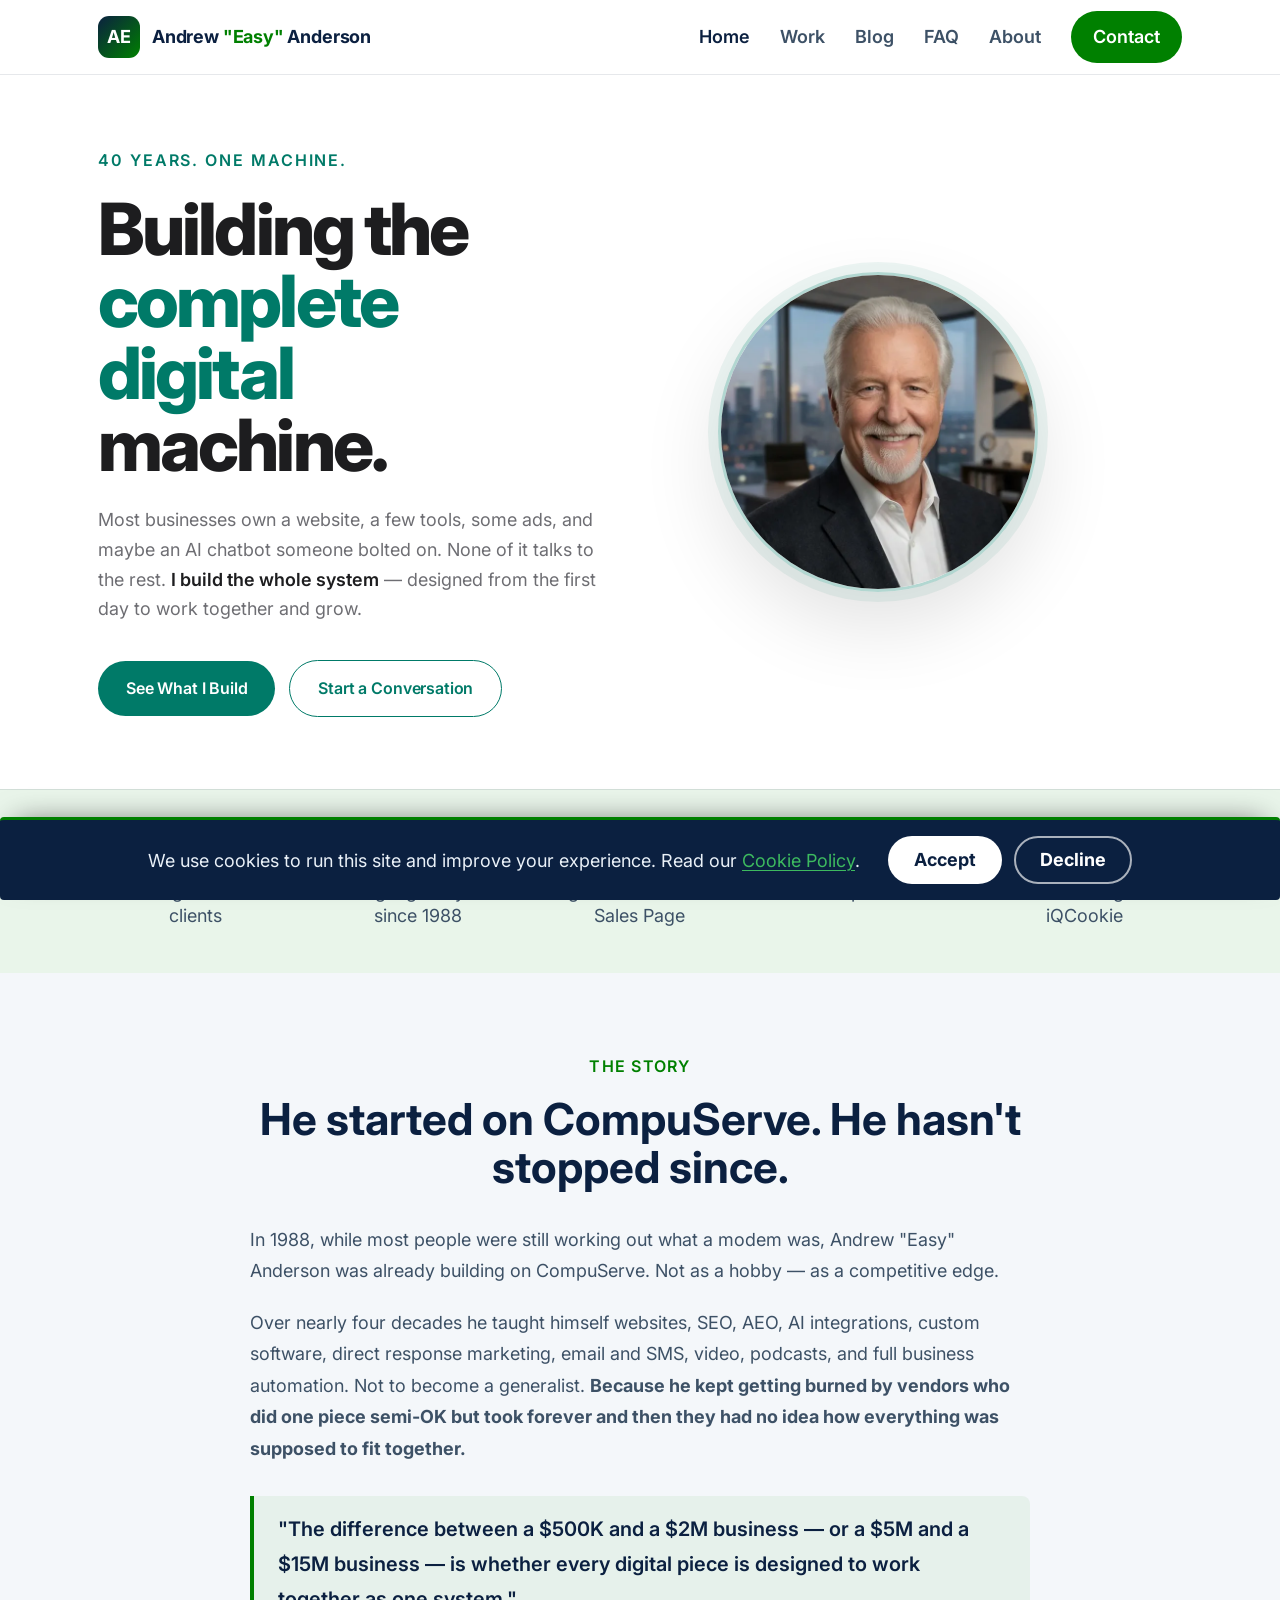
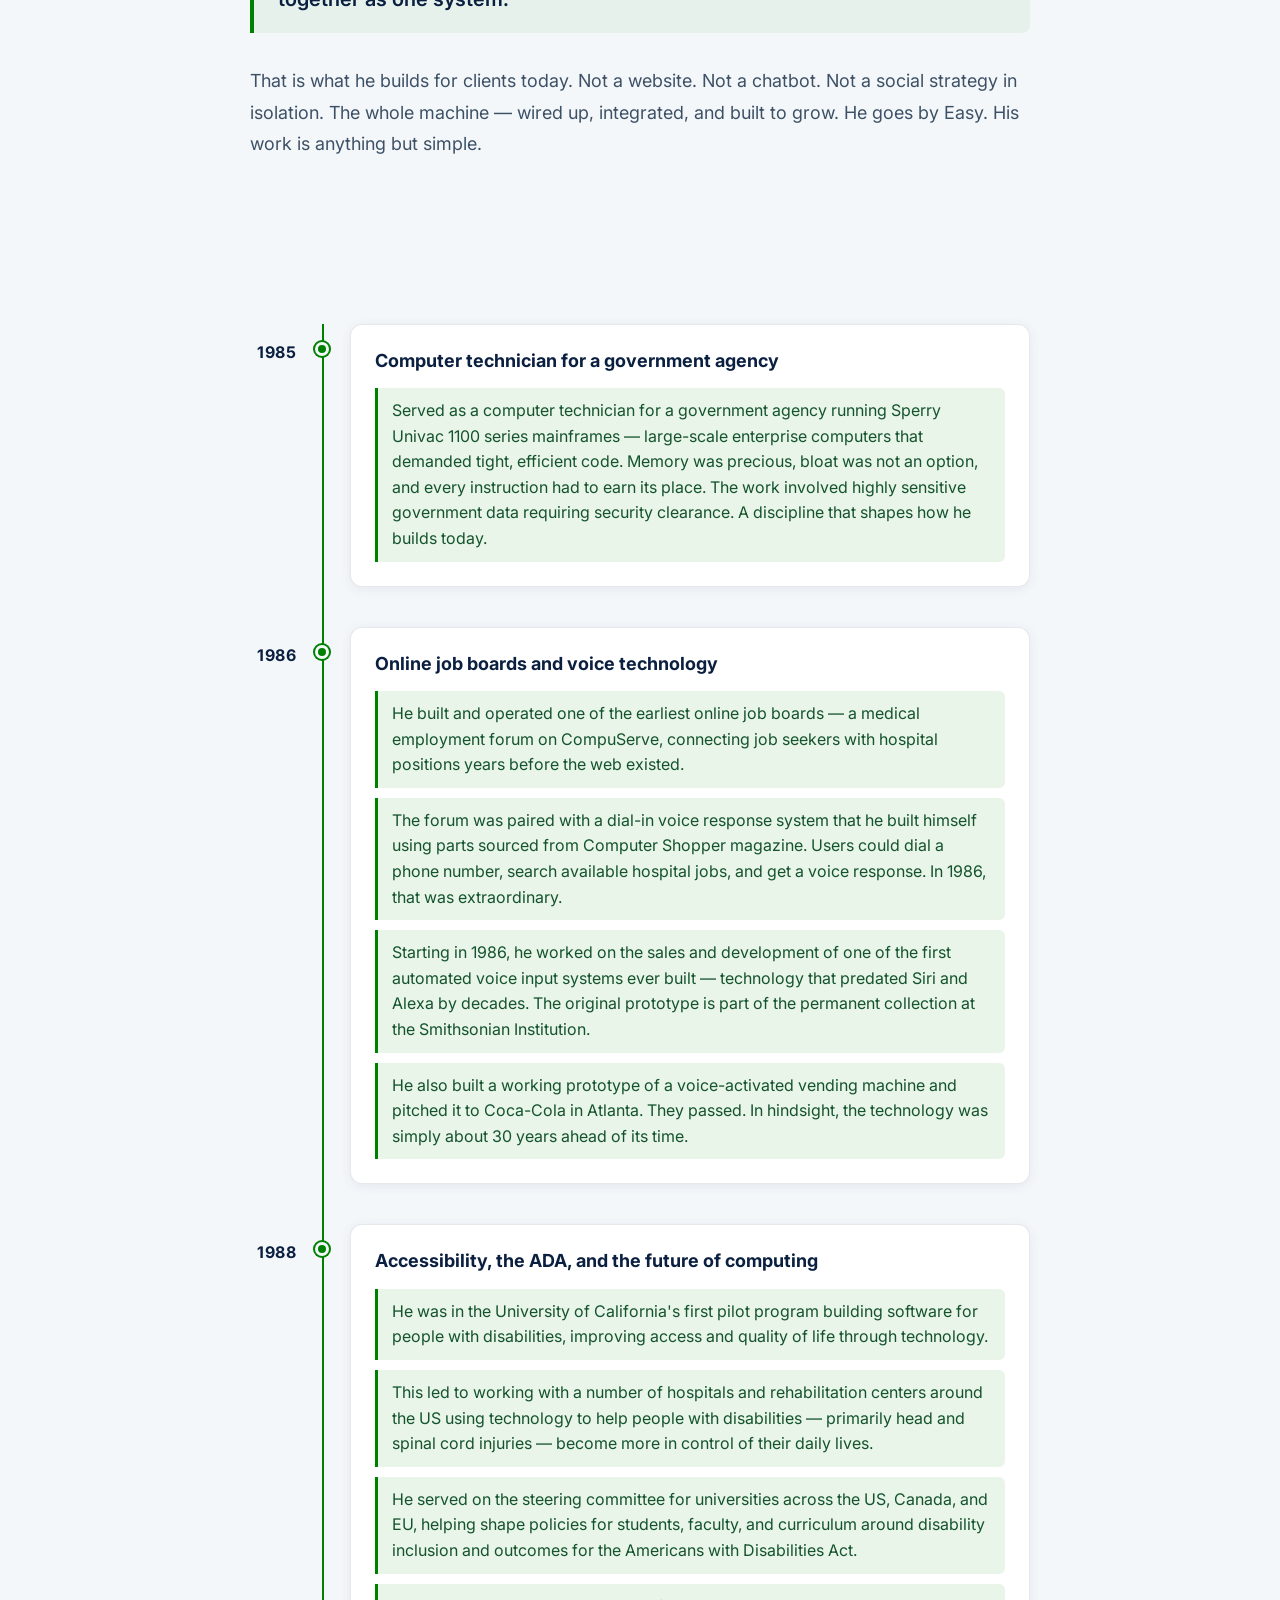
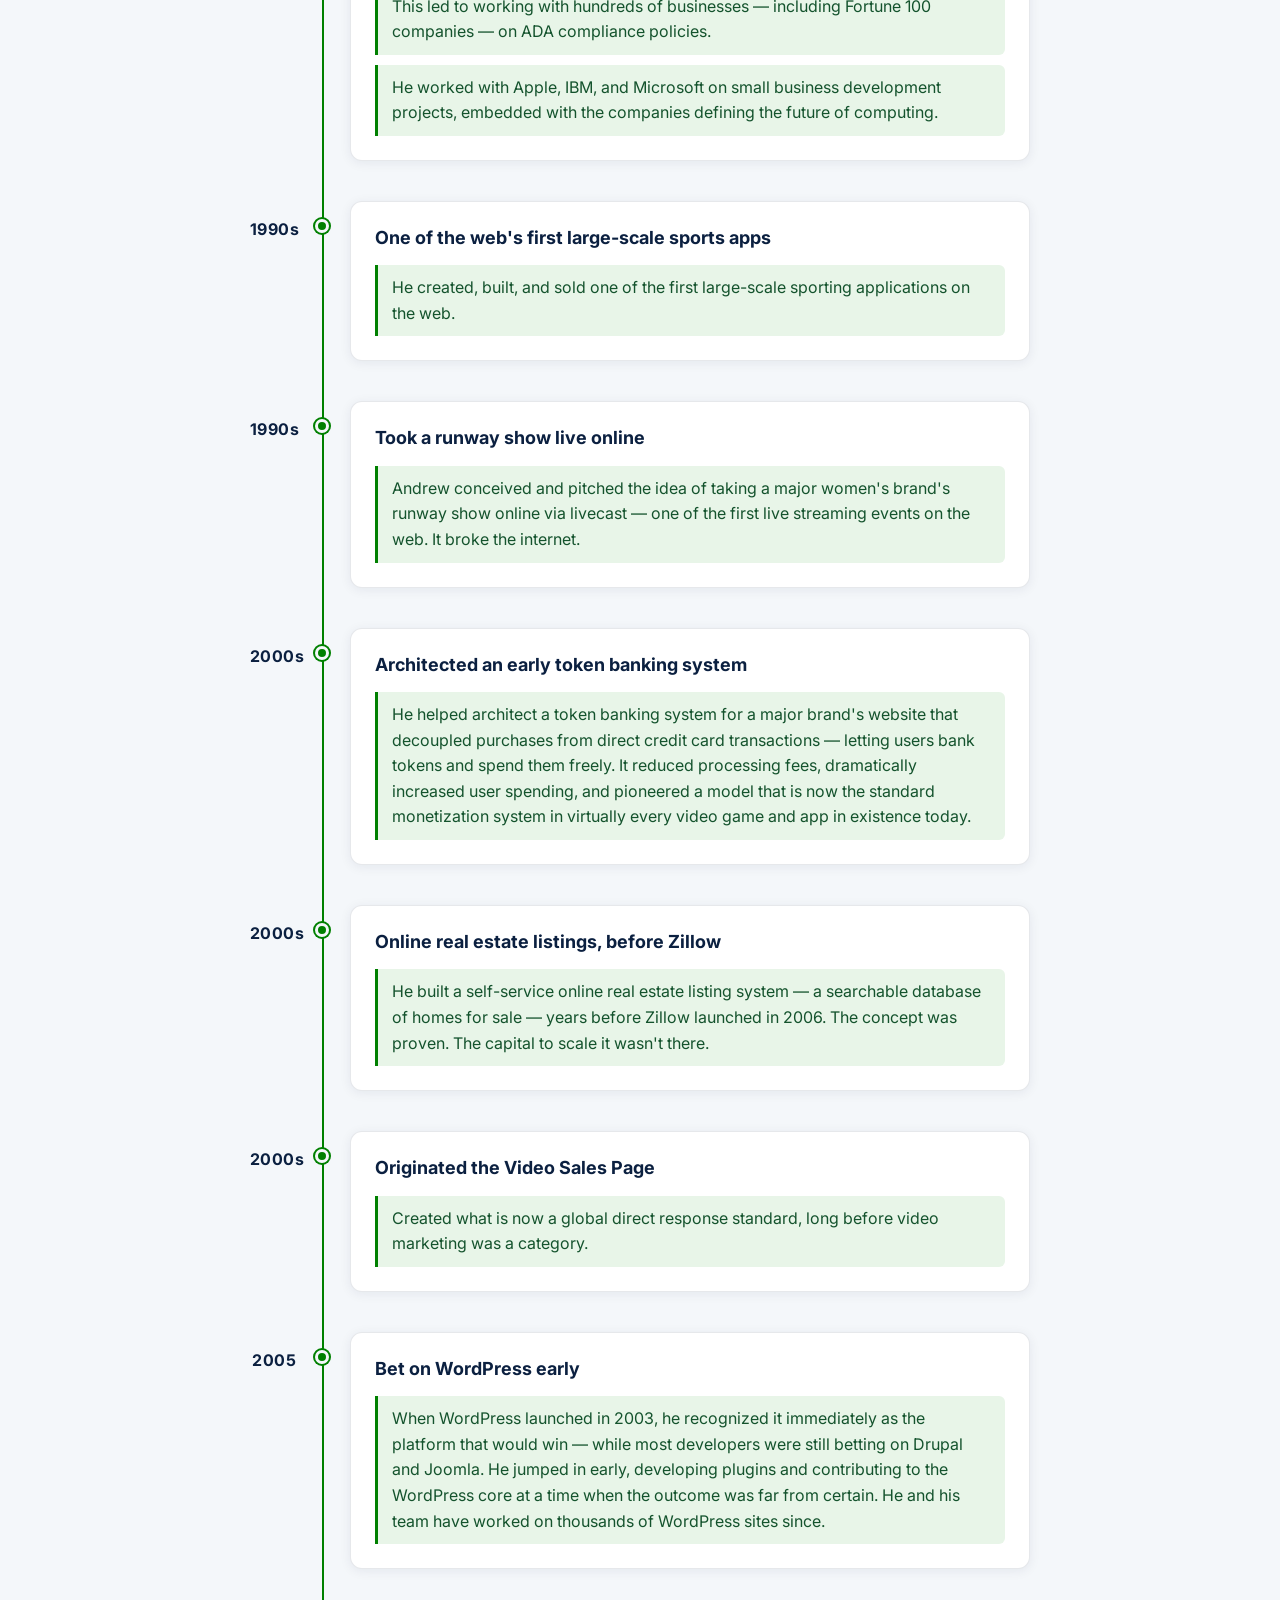
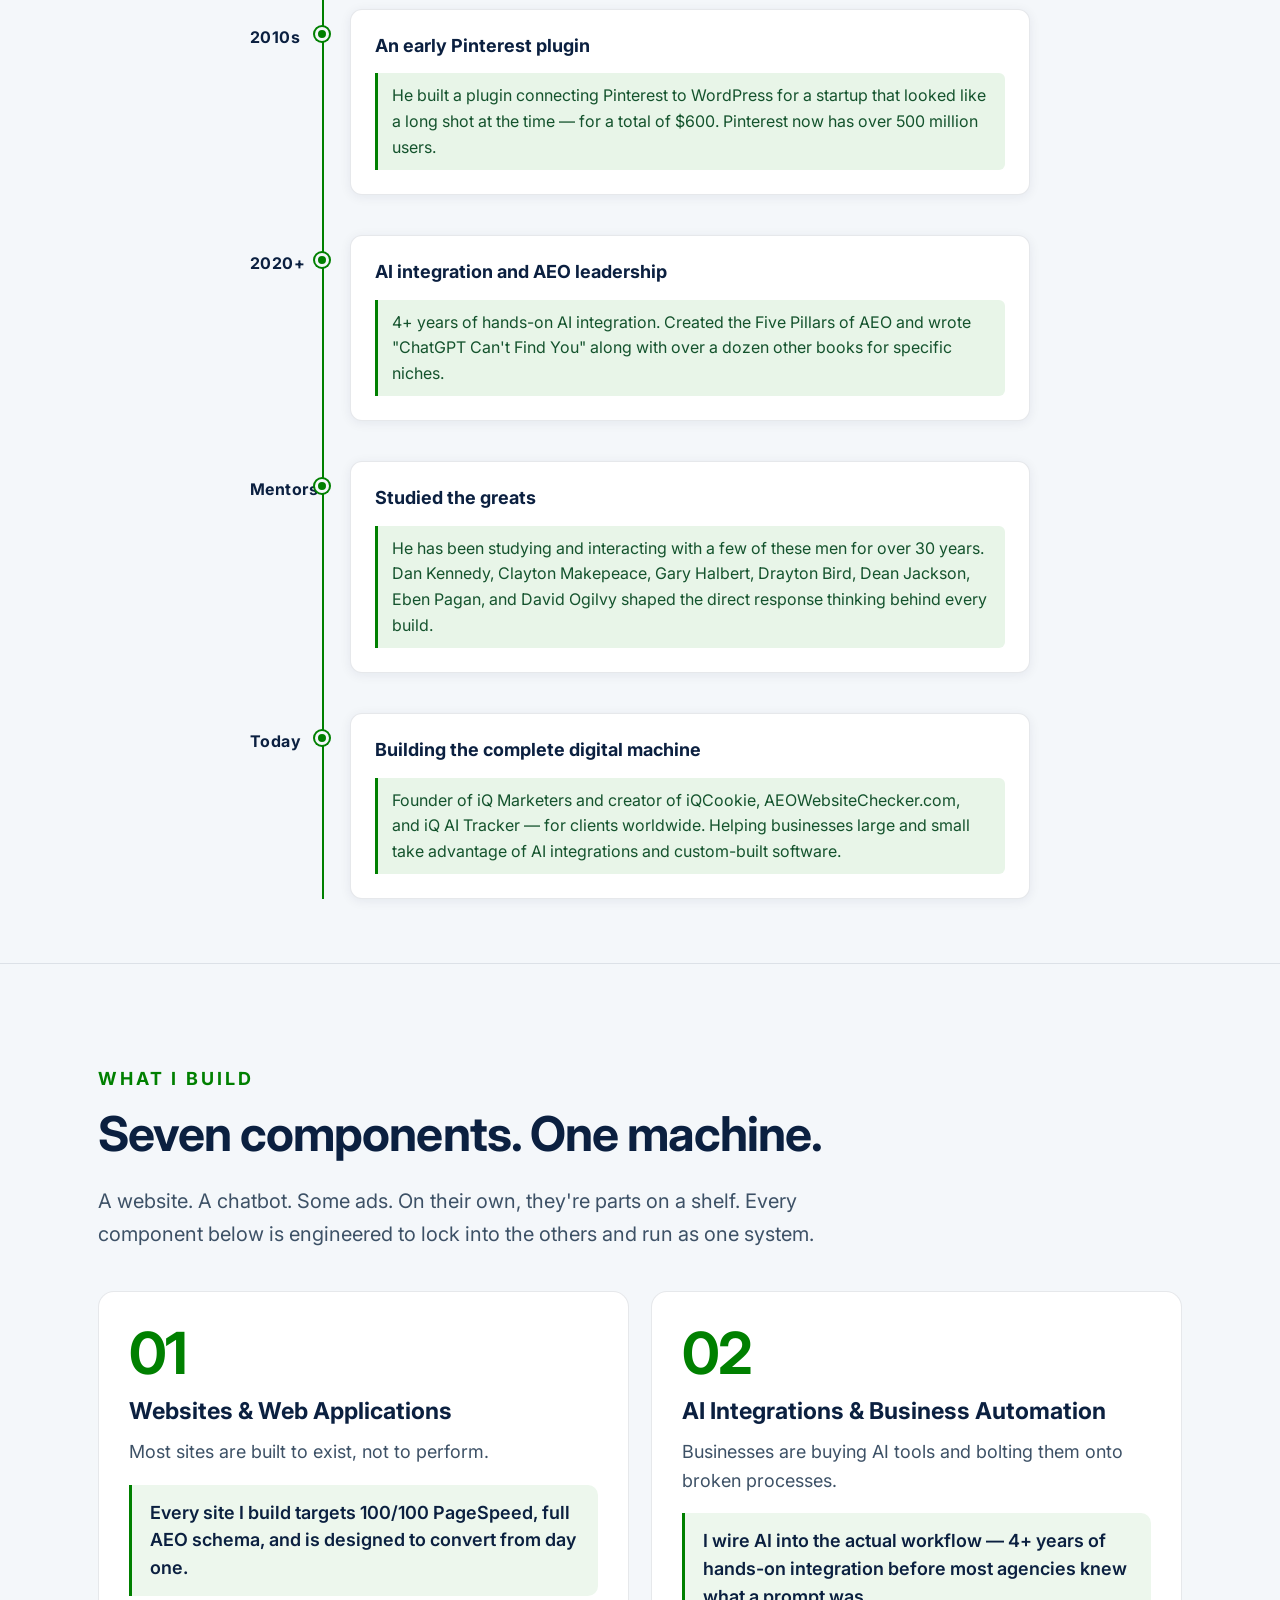
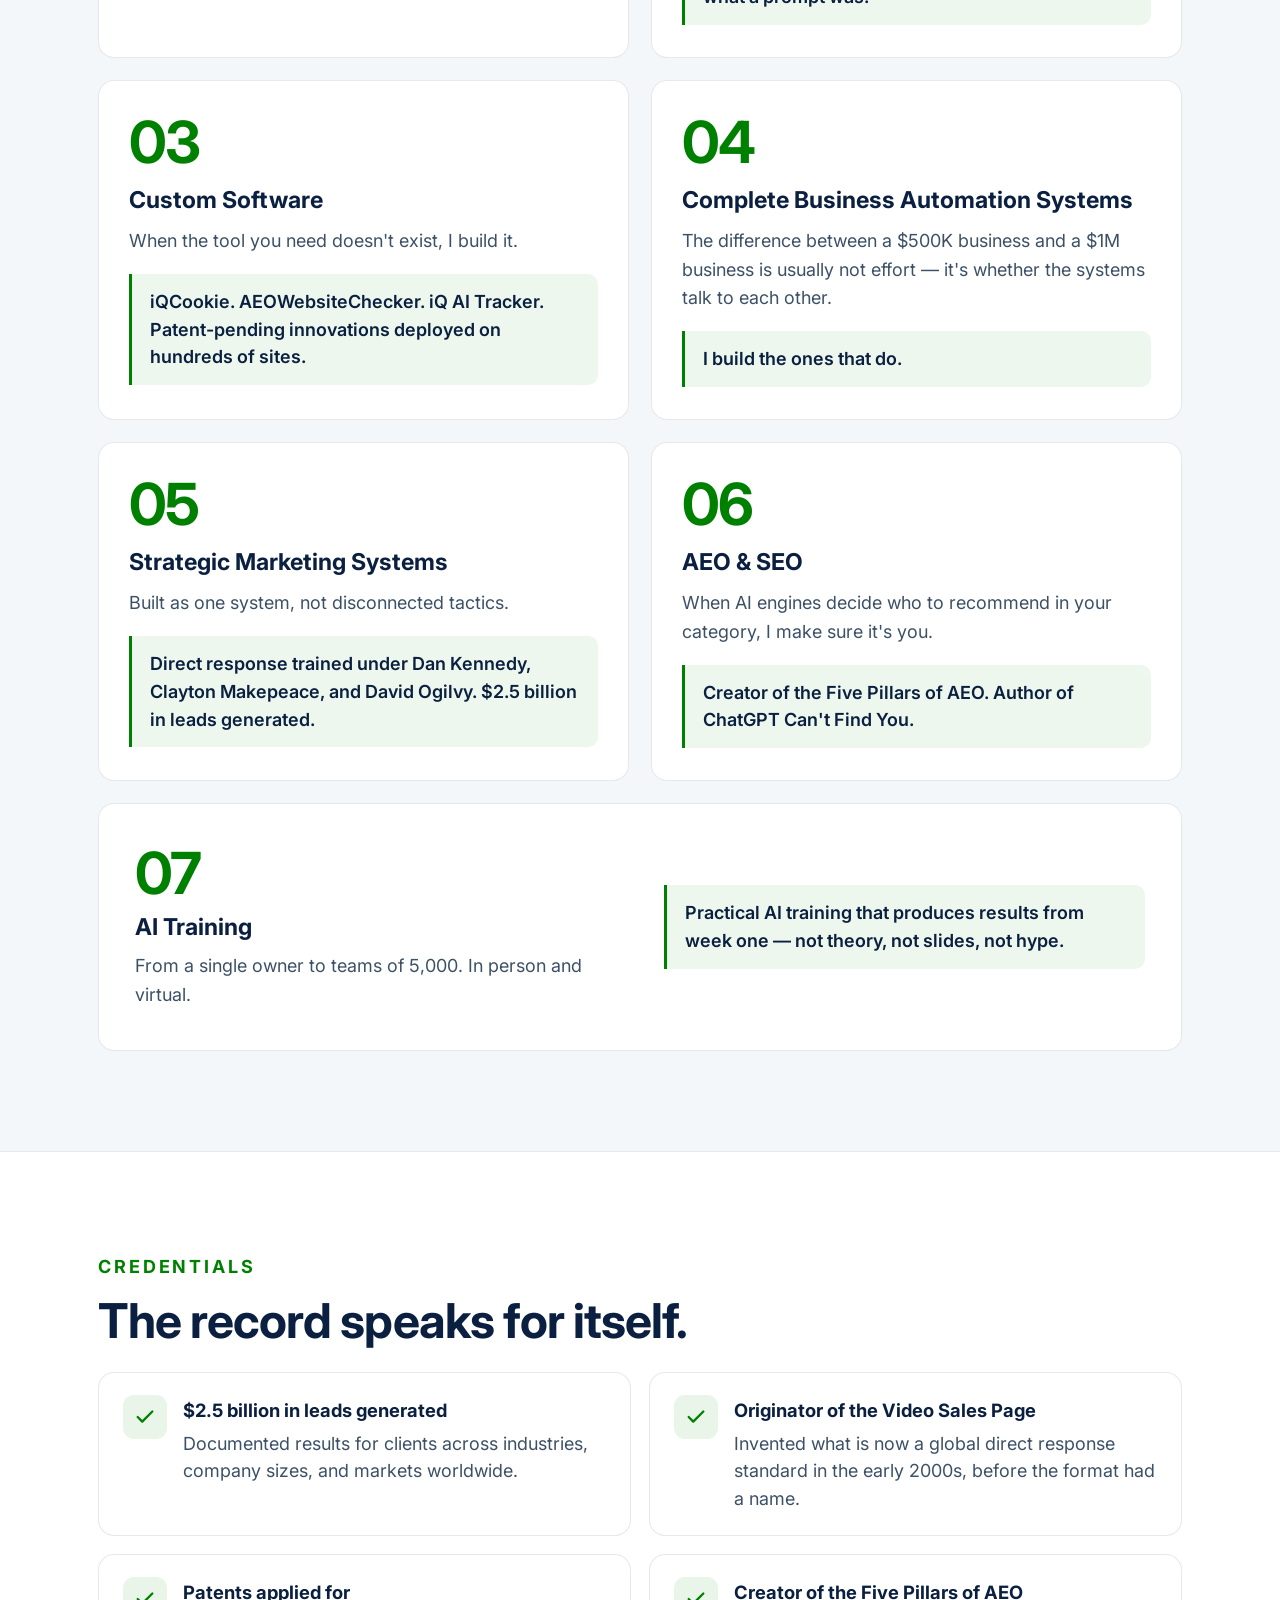
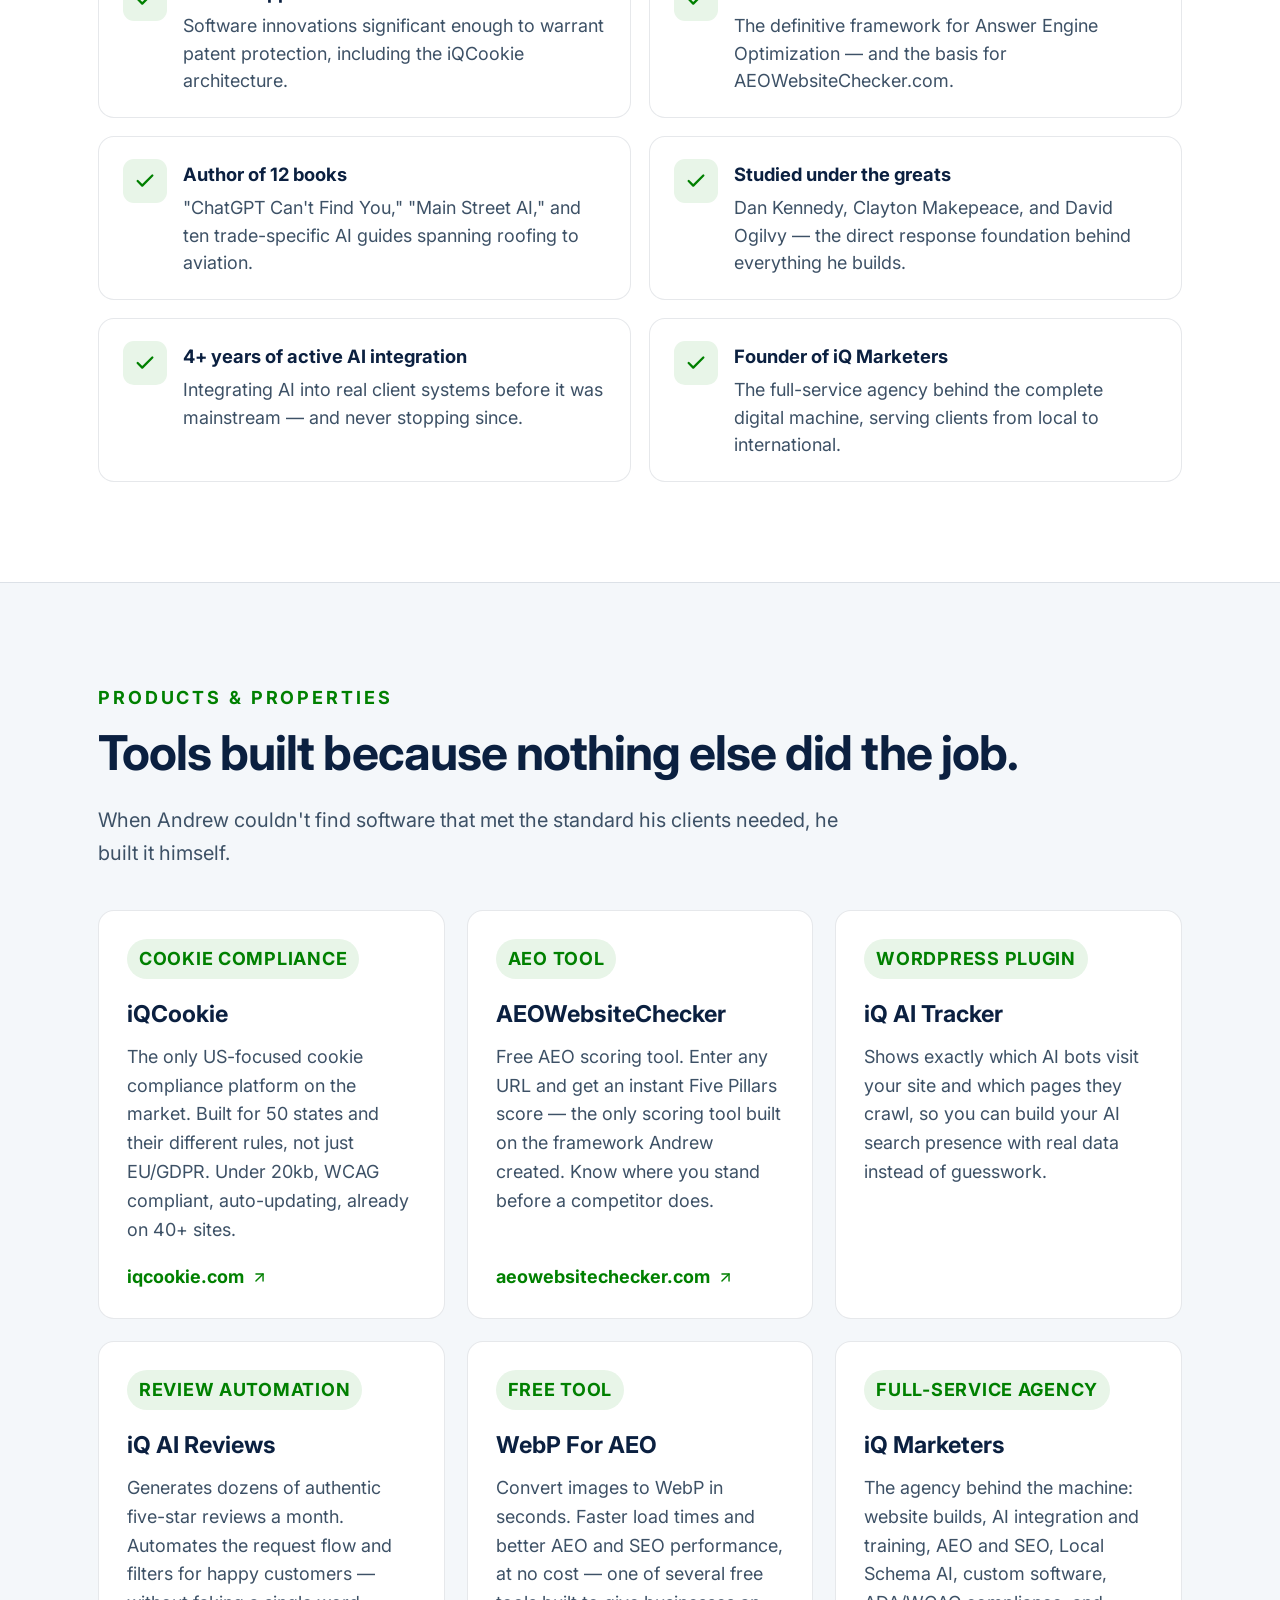
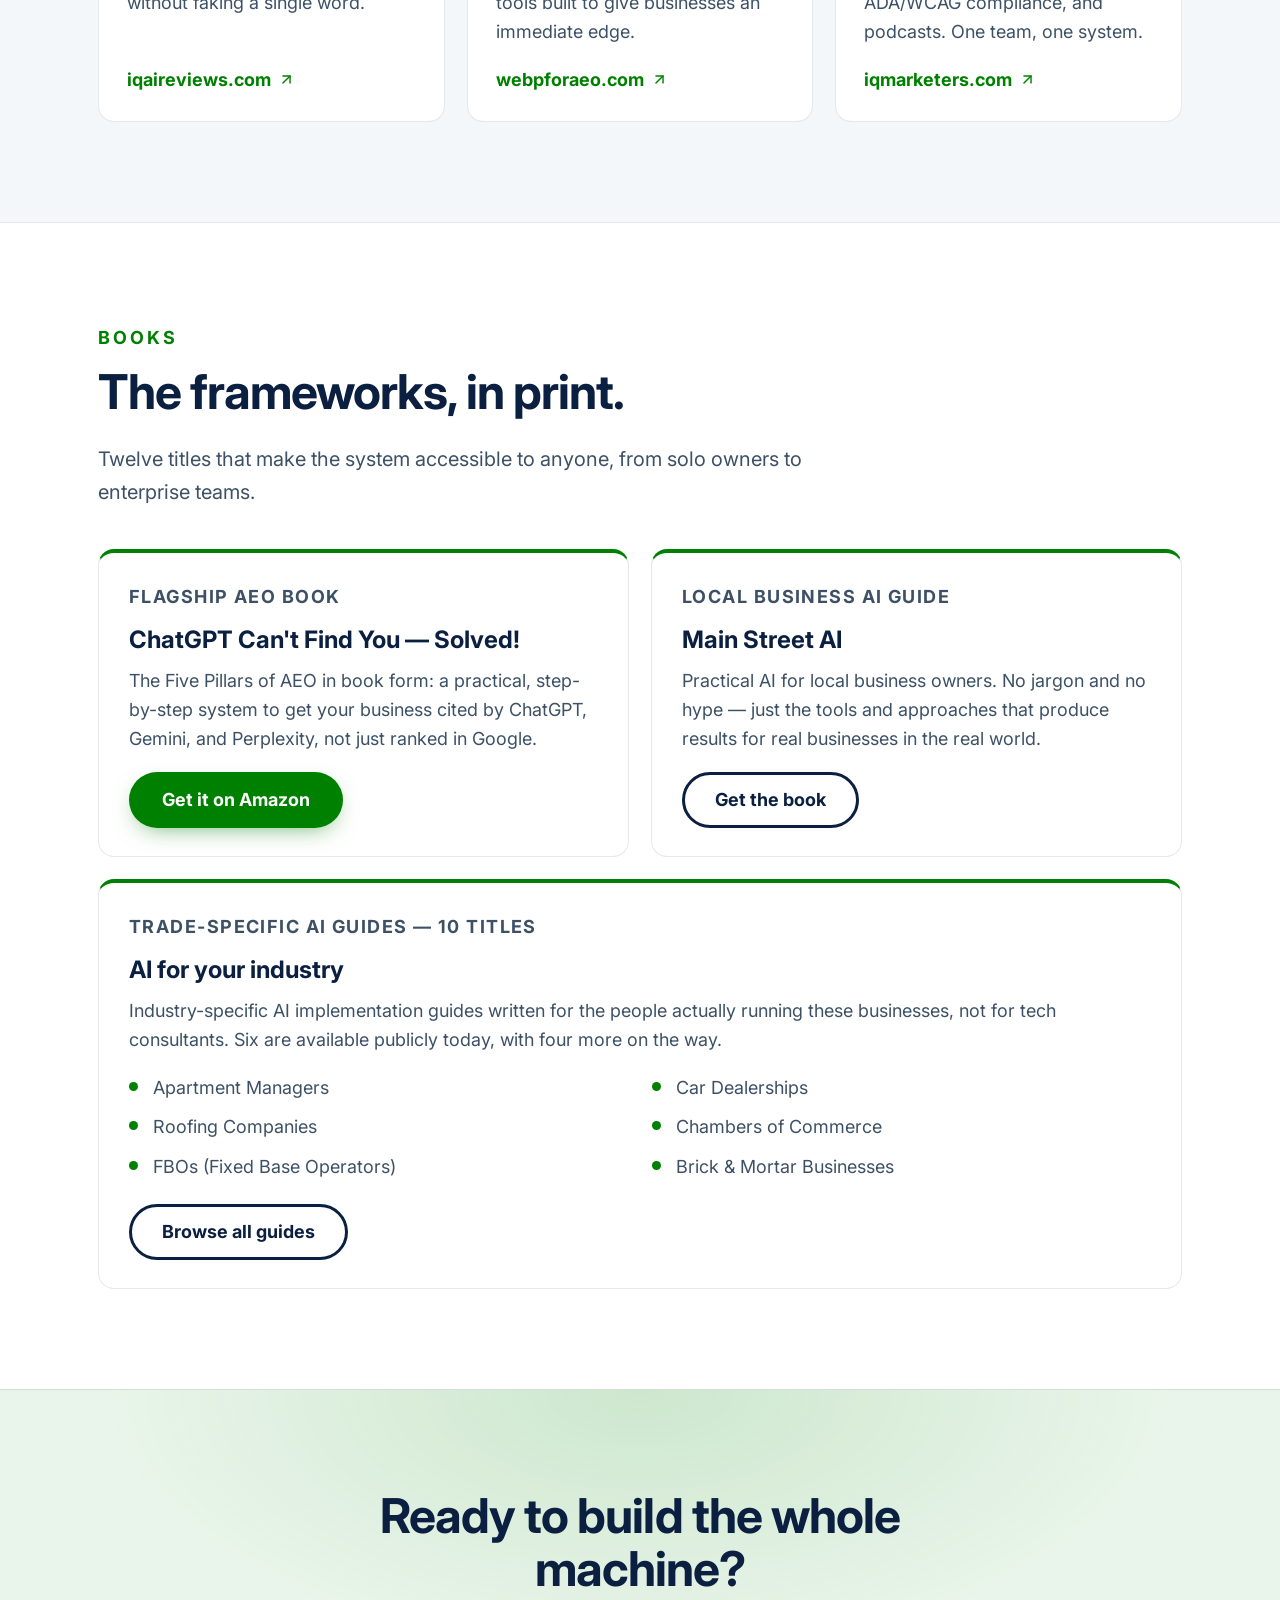
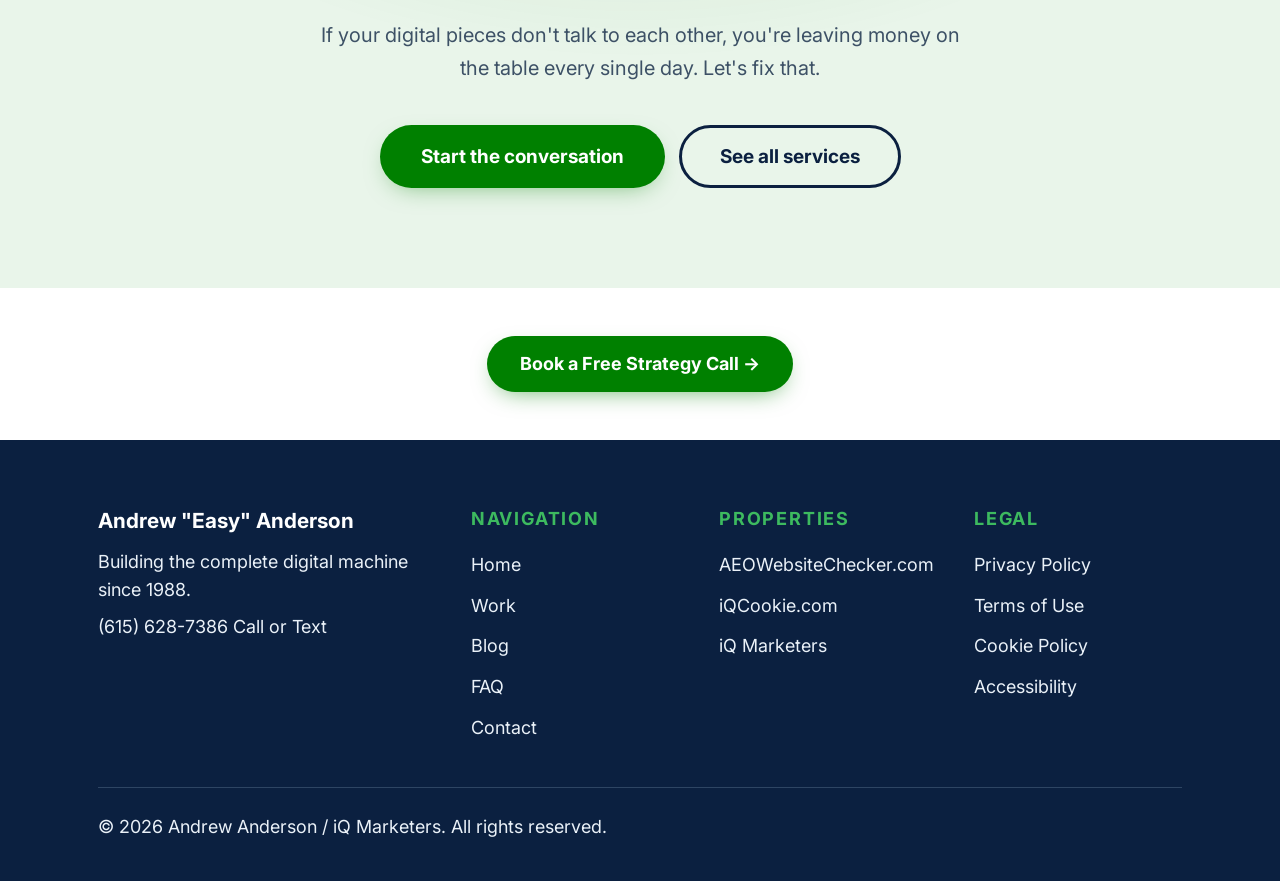
<file: index.html>
<!DOCTYPE html>
<html lang="en">
<head>
  <meta charset="UTF-8" />
  <meta name="viewport" content="width=device-width, initial-scale=1.0" />

  <title>Andrew "Easy" Anderson — Building the Complete Digital Machine</title>
  <meta name="description" content="Andrew &quot;Easy&quot; Anderson has spent nearly 40 years building digital systems that work together as one machine. $2.5 billion in leads generated. Originator of the Video Sales Page. Creator of the Five Pillars of AEO." />
  <link rel="canonical" href="https://andreweasyanderson.com/" />

  <!-- Open Graph -->
  <meta property="og:type" content="website" />
  <meta property="og:url" content="https://andreweasyanderson.com/" />
  <meta property="og:title" content="Andrew &quot;Easy&quot; Anderson — Building the Complete Digital Machine" />
  <meta property="og:description" content="Nearly 40 years building digital systems that work together as one machine. AEO pioneer, software creator, and direct response marketer." />
  <meta property="og:image" content="https://andreweasyanderson.com/assets/images/andrew-easy-anderson-aeo-pioneer.png" />
  <meta property="og:image:alt" content="Andrew &quot;Easy&quot; Anderson" />

  <meta name="twitter:card" content="summary_large_image" />
  <meta name="twitter:title" content="Andrew &quot;Easy&quot; Anderson — Building the Complete Digital Machine" />
  <meta name="twitter:description" content="Nearly 40 years building digital systems that work together as one machine. AEO pioneer, software creator, and direct response marketer." />
  <meta name="twitter:image" content="https://andreweasyanderson.com/assets/images/andrew-easy-anderson-aeo-pioneer.png" />

  <!-- Fonts -->
  <link rel="preconnect" href="https://fonts.googleapis.com" />
  <link rel="preconnect" href="https://fonts.gstatic.com" crossorigin />
  <link rel="preload" as="style" href="https://fonts.googleapis.com/css2?family=Inter:wght@400;500;600;700;800&display=swap" onload="this.onload=null;this.rel='stylesheet'" />
  <noscript><link rel="stylesheet" href="https://fonts.googleapis.com/css2?family=Inter:wght@400;500;600;700;800&display=swap" /></noscript>

  <link rel="stylesheet" href="assets/css/style.css" />

  <!-- Preload the LCP hero portrait -->
  <link rel="preload" as="image" href="/assets/images/andrew-easy-anderson-aeo-pioneer.webp" fetchpriority="high" />

  <!-- JSON-LD: Person -->
  <script type="application/ld+json">
  {
    "@context": "https://schema.org",
    "@type": "Person",
    "name": "Andrew Anderson",
    "alternateName": "Andrew \"Easy\" Anderson",
    "url": "https://andreweasyanderson.com/",
    "image": "https://andreweasyanderson.com/assets/images/andrew-easy-anderson-aeo-pioneer.png",
    "jobTitle": "Digital Systems Architect",
    "description": "Andrew \"Easy\" Anderson has been building digital systems since 1988. $2.5 billion in leads generated for clients. Originator of the Video Sales Page. Creator of the Five Pillars of AEO framework.",
    "knowsAbout": [
      "Answer Engine Optimization",
      "Search Engine Optimization",
      "AI Integration",
      "Business Automation",
      "Direct Response Marketing",
      "Custom Software Development",
      "Digital Marketing"
    ],
    "worksFor": {
      "@type": "Organization",
      "name": "iQ Marketers",
      "url": "https://iqmarketers.com/"
    },
    "sameAs": [
      "https://iqmarketers.com/",
      "https://iqcookie.com/",
      "https://aeowebsitechecker.com/",
      "https://x.com/AeoWebsiteCheck",
      "https://linkedin.com/in/andrewanderson"
    ]
  }
  </script>

  <!-- JSON-LD: WebSite -->
  <script type="application/ld+json">
  {
    "@context": "https://schema.org",
    "@type": "WebSite",
    "url": "https://andreweasyanderson.com/",
    "name": "Andrew \"Easy\" Anderson",
    "description": "Building the complete digital machine — websites, AI integration, custom software, and AEO.",
    "inLanguage": "en-US",
    "publisher": {
      "@type": "Person",
      "name": "Andrew \"Easy\" Anderson",
      "url": "https://andreweasyanderson.com/"
    }
  }
  </script>

  <!-- JSON-LD: Books -->
  <script type="application/ld+json">
  {
    "@context": "https://schema.org",
    "@graph": [
      {
        "@type": "Book",
        "name": "ChatGPT Can't Find You — Solved!",
        "author": { "@type": "Person", "name": "Andrew \"Easy\" Anderson" },
        "about": "Answer Engine Optimization",
        "inLanguage": "en-US",
        "url": "https://amzn.to/4clqJRG"
      },
      {
        "@type": "Book",
        "name": "Main Street AI",
        "author": { "@type": "Person", "name": "Andrew \"Easy\" Anderson" },
        "about": "Practical AI for local business owners",
        "inLanguage": "en-US",
        "url": "https://iqmarketers.com/sales/iq-main-street-ai/"
      }
    ]
  }
  </script>
</head>

<body>
  <a class="skip-link" href="#main">Skip to content</a>

  <header class="site-header">
    <div class="container header-inner">
      <a class="brand" href="index.html">
        <span class="brand-mark" aria-hidden="true">AE</span>
        <span class="brand-name">Andrew <span class="nickname">"Easy"</span> Anderson</span>
      </a>
      <nav class="site-nav" aria-label="Primary">
        <a href="index.html" aria-current="page">Home</a>
        <a href="work.html">Work</a>
        <a href="blog/index.html">Blog</a>
        <a href="faq.html">FAQ</a>
        <a href="author/andrew-easy-anderson.html">About</a>
        <a class="nav-cta" href="https://calendly.com/iqmarketers-c4xd/30min" target="_blank" rel="noopener noreferrer">Contact</a>
      </nav>
    </div>
  </header>

  <main id="main">

    <!-- ============ HERO ============ -->
    <section class="hero">
      <div class="hero-inner">

        <div class="hero-left">
          <p class="hero-eyebrow">40 Years. One Machine.</p>
          <h1 class="hero-headline">
            Building the<br>
            <span class="hero-accent">complete<br>digital</span><br>
            machine.
          </h1>
          <p class="hero-sub">
            Most businesses own a website, a few tools, some ads, and maybe an AI chatbot someone bolted on. None of it talks to the rest. <strong>I build the whole system</strong> — designed from the first day to work together and grow.
          </p>
          <div class="hero-btns">
            <a href="/work.html" class="btn-hero-fill">See What I Build</a>
            <a href="https://calendly.com/iqmarketers-c4xd/30min" target="_blank" rel="noopener noreferrer" class="btn-hero-outline">Start a Conversation</a>
          </div>
        </div>

        <div class="hero-right">
          <div class="hero-photo-wrap">
            <img
              src="/assets/images/andrew-easy-anderson-aeo-pioneer.webp"
              alt="Andrew Easy Anderson — AEO Pioneer and AI Implementation Strategist"
              width="320"
              height="320"
              loading="eager"
              fetchpriority="high"
              decoding="async"
            >
          </div>
        </div>

      </div>
    </section>

    <!-- ============ STATS BAR ============ -->
    <section class="stats-bar" aria-label="Career highlights">
      <div class="container">
        <div class="stat">
          <p class="stat-num">$2.5B</p>
          <p class="stat-label">in leads generated for clients</p>
        </div>
        <div class="stat">
          <p class="stat-num">40 yrs</p>
          <p class="stat-label">building digital systems since 1988</p>
        </div>
        <div class="stat">
          <p class="stat-num">VSP</p>
          <p class="stat-label">originator of the Video Sales Page</p>
        </div>
        <div class="stat">
          <p class="stat-num">12</p>
          <p class="stat-label">books published</p>
        </div>
        <div class="stat">
          <p class="stat-num">40+</p>
          <p class="stat-label">sites running on iQCookie</p>
        </div>
      </div>
    </section>

    <!-- ============ STORY INTRO ============ -->
    <section class="story-intro" id="about">
      <div class="story-intro-inner">
        <p class="story-intro-eyebrow">The Story</p>
        <h2 class="story-intro-headline">He started on CompuServe. He hasn't stopped since.</h2>
        <div class="story-intro-body">
          <p>In 1988, while most people were still working out what a modem was, Andrew "Easy" Anderson was already building on CompuServe. Not as a hobby — as a competitive edge.</p>
          <p>Over nearly four decades he taught himself websites, SEO, AEO, AI integrations, custom software, direct response marketing, email and SMS, video, podcasts, and full business automation. Not to become a generalist. <strong>Because he kept getting burned by vendors who did one piece semi-OK but took forever and then they had no idea how everything was supposed to fit together.</strong></p>
          <blockquote class="story-quote">"The difference between a $500K and a $2M business — or a $5M and a $15M business — is whether every digital piece is designed to work together as one system."</blockquote>
          <p>That is what he builds for clients today. Not a website. Not a chatbot. Not a social strategy in isolation. The whole machine — wired up, integrated, and built to grow. He goes by Easy. His work is anything but simple.</p>
        </div>
      </div>
    </section>

    <!-- ============ TIMELINE ============ -->
    <section class="timeline-section">
      <div class="timeline-inner" aria-label="Career timeline">

        <!-- 0 -->
        <div class="tl-entry">
          <div class="tl-year">1985</div>
          <div class="tl-dot"></div>
          <div class="tl-card">
            <h3 class="tl-title">Computer technician for a government agency</h3>
            <div class="tl-callouts">
              <div class="tl-callout">
                <p>Served as a computer technician for a government agency running Sperry Univac 1100 series mainframes — large-scale enterprise computers that demanded tight, efficient code. Memory was precious, bloat was not an option, and every instruction had to earn its place. The work involved highly sensitive government data requiring security clearance. A discipline that shapes how he builds today.</p>
              </div>
            </div>
          </div>
        </div>

        <!-- 1 -->
        <div class="tl-entry">
          <div class="tl-year">1986</div>
          <div class="tl-dot"></div>
          <div class="tl-card">
            <h3 class="tl-title">Online job boards and voice technology</h3>
            <div class="tl-callouts">
              <div class="tl-callout"><p>He built and operated one of the earliest online job boards — a medical employment forum on CompuServe, connecting job seekers with hospital positions years before the web existed.</p></div>
              <div class="tl-callout"><p>The forum was paired with a dial-in voice response system that he built himself using parts sourced from Computer Shopper magazine. Users could dial a phone number, search available hospital jobs, and get a voice response. In 1986, that was extraordinary.</p></div>
              <div class="tl-callout"><p>Starting in 1986, he worked on the sales and development of one of the first automated voice input systems ever built — technology that predated Siri and Alexa by decades. The original prototype is part of the permanent collection at the Smithsonian Institution.</p></div>
              <div class="tl-callout"><p>He also built a working prototype of a voice-activated vending machine and pitched it to Coca-Cola in Atlanta. They passed. In hindsight, the technology was simply about 30 years ahead of its time.</p></div>
            </div>
          </div>
        </div>

        <!-- 2 -->
        <div class="tl-entry">
          <div class="tl-year">1988</div>
          <div class="tl-dot"></div>
          <div class="tl-card">
            <h3 class="tl-title">Accessibility, the ADA, and the future of computing</h3>
            <div class="tl-callouts">
              <div class="tl-callout"><p>He was in the University of California's first pilot program building software for people with disabilities, improving access and quality of life through technology.</p></div>
              <div class="tl-callout"><p>This led to working with a number of hospitals and rehabilitation centers around the US using technology to help people with disabilities — primarily head and spinal cord injuries — become more in control of their daily lives.</p></div>
              <div class="tl-callout"><p>He served on the steering committee for universities across the US, Canada, and EU, helping shape policies for students, faculty, and curriculum around disability inclusion and outcomes for the Americans with Disabilities Act.</p></div>
              <div class="tl-callout"><p>This led to working with hundreds of businesses — including Fortune 100 companies — on ADA compliance policies.</p></div>
              <div class="tl-callout"><p>He worked with Apple, IBM, and Microsoft on small business development projects, embedded with the companies defining the future of computing.</p></div>
            </div>
          </div>
        </div>

        <!-- 3 -->
        <div class="tl-entry">
          <div class="tl-year">1990s</div>
          <div class="tl-dot"></div>
          <div class="tl-card">
            <h3 class="tl-title">One of the web's first large-scale sports apps</h3>
            <div class="tl-callouts">
              <div class="tl-callout"><p>He created, built, and sold one of the first large-scale sporting applications on the web.</p></div>
            </div>
          </div>
        </div>

        <!-- 4 -->
        <div class="tl-entry">
          <div class="tl-year">1990s</div>
          <div class="tl-dot"></div>
          <div class="tl-card">
            <h3 class="tl-title">Took a runway show live online</h3>
            <div class="tl-callouts">
              <div class="tl-callout"><p>Andrew conceived and pitched the idea of taking a major women's brand's runway show online via livecast — one of the first live streaming events on the web. It broke the internet.</p></div>
            </div>
          </div>
        </div>

        <!-- 5 -->
        <div class="tl-entry">
          <div class="tl-year">2000s</div>
          <div class="tl-dot"></div>
          <div class="tl-card">
            <h3 class="tl-title">Architected an early token banking system</h3>
            <div class="tl-callouts">
              <div class="tl-callout"><p>He helped architect a token banking system for a major brand's website that decoupled purchases from direct credit card transactions — letting users bank tokens and spend them freely. It reduced processing fees, dramatically increased user spending, and pioneered a model that is now the standard monetization system in virtually every video game and app in existence today.</p></div>
            </div>
          </div>
        </div>

        <!-- 6 -->
        <div class="tl-entry">
          <div class="tl-year">2000s</div>
          <div class="tl-dot"></div>
          <div class="tl-card">
            <h3 class="tl-title">Online real estate listings, before Zillow</h3>
            <div class="tl-callouts">
              <div class="tl-callout"><p>He built a self-service online real estate listing system — a searchable database of homes for sale — years before Zillow launched in 2006. The concept was proven. The capital to scale it wasn't there.</p></div>
            </div>
          </div>
        </div>

        <!-- 7 -->
        <div class="tl-entry">
          <div class="tl-year">2000s</div>
          <div class="tl-dot"></div>
          <div class="tl-card">
            <h3 class="tl-title">Originated the Video Sales Page</h3>
            <div class="tl-callouts">
              <div class="tl-callout"><p>Created what is now a global direct response standard, long before video marketing was a category.</p></div>
            </div>
          </div>
        </div>

        <!-- 8 -->
        <div class="tl-entry">
          <div class="tl-year">2005</div>
          <div class="tl-dot"></div>
          <div class="tl-card">
            <h3 class="tl-title">Bet on WordPress early</h3>
            <div class="tl-callouts">
              <div class="tl-callout"><p>When WordPress launched in 2003, he recognized it immediately as the platform that would win — while most developers were still betting on Drupal and Joomla. He jumped in early, developing plugins and contributing to the WordPress core at a time when the outcome was far from certain. He and his team have worked on thousands of WordPress sites since.</p></div>
            </div>
          </div>
        </div>

        <!-- 9 -->
        <div class="tl-entry">
          <div class="tl-year">2010s</div>
          <div class="tl-dot"></div>
          <div class="tl-card">
            <h3 class="tl-title">An early Pinterest plugin</h3>
            <div class="tl-callouts">
              <div class="tl-callout"><p>He built a plugin connecting Pinterest to WordPress for a startup that looked like a long shot at the time — for a total of $600. Pinterest now has over 500 million users.</p></div>
            </div>
          </div>
        </div>

        <!-- 10 -->
        <div class="tl-entry">
          <div class="tl-year">2020+</div>
          <div class="tl-dot"></div>
          <div class="tl-card">
            <h3 class="tl-title">AI integration and AEO leadership</h3>
            <div class="tl-callouts">
              <div class="tl-callout"><p>4+ years of hands-on AI integration. Created the Five Pillars of AEO and wrote "ChatGPT Can't Find You" along with over a dozen other books for specific niches.</p></div>
            </div>
          </div>
        </div>

        <!-- 11 -->
        <div class="tl-entry">
          <div class="tl-year">Mentors</div>
          <div class="tl-dot"></div>
          <div class="tl-card">
            <h3 class="tl-title">Studied the greats</h3>
            <div class="tl-callouts">
              <div class="tl-callout"><p>He has been studying and interacting with a few of these men for over 30 years. Dan Kennedy, Clayton Makepeace, Gary Halbert, Drayton Bird, Dean Jackson, Eben Pagan, and David Ogilvy shaped the direct response thinking behind every build.</p></div>
            </div>
          </div>
        </div>

        <!-- 12 -->
        <div class="tl-entry">
          <div class="tl-year">Today</div>
          <div class="tl-dot"></div>
          <div class="tl-card">
            <h3 class="tl-title">Building the complete digital machine</h3>
            <div class="tl-callouts">
              <div class="tl-callout"><p>Founder of iQ Marketers and creator of iQCookie, AEOWebsiteChecker.com, and iQ AI Tracker — for clients worldwide. Helping businesses large and small take advantage of AI integrations and custom-built software.</p></div>
            </div>
          </div>
        </div>

      </div>
    </section>

    <!-- ============ WHAT I BUILD ============ -->
    <section class="section section-alt">
      <div class="container">
        <p class="section-eyebrow">What I Build</p>
        <h2 class="section-title">Seven components. One machine.</h2>
        <p class="section-lede">
          A website. A chatbot. Some ads. On their own, they're parts on a shelf. Every
          component below is engineered to lock into the others and run as one system.
        </p>

        <div class="machine-grid">

          <article class="machine-card">
            <span class="machine-num" aria-hidden="true">01</span>
            <h3 class="machine-name">Websites &amp; Web Applications</h3>
            <p class="machine-desc">Most sites are built to exist, not to perform.</p>
            <p class="machine-proof">Every site I build targets 100/100 PageSpeed, full AEO schema, and is designed to convert from day one.</p>
          </article>

          <article class="machine-card">
            <span class="machine-num" aria-hidden="true">02</span>
            <h3 class="machine-name">AI Integrations &amp; Business Automation</h3>
            <p class="machine-desc">Businesses are buying AI tools and bolting them onto broken processes.</p>
            <p class="machine-proof">I wire AI into the actual workflow — 4+ years of hands-on integration before most agencies knew what a prompt was.</p>
          </article>

          <article class="machine-card">
            <span class="machine-num" aria-hidden="true">03</span>
            <h3 class="machine-name">Custom Software</h3>
            <p class="machine-desc">When the tool you need doesn't exist, I build it.</p>
            <p class="machine-proof">iQCookie. AEOWebsiteChecker. iQ AI Tracker. Patent-pending innovations deployed on hundreds of sites.</p>
          </article>

          <article class="machine-card">
            <span class="machine-num" aria-hidden="true">04</span>
            <h3 class="machine-name">Complete Business Automation Systems</h3>
            <p class="machine-desc">The difference between a $500K business and a $1M business is usually not effort — it's whether the systems talk to each other.</p>
            <p class="machine-proof">I build the ones that do.</p>
          </article>

          <article class="machine-card">
            <span class="machine-num" aria-hidden="true">05</span>
            <h3 class="machine-name">Strategic Marketing Systems</h3>
            <p class="machine-desc">Built as one system, not disconnected tactics.</p>
            <p class="machine-proof">Direct response trained under Dan Kennedy, Clayton Makepeace, and David Ogilvy. $2.5 billion in leads generated.</p>
          </article>

          <article class="machine-card">
            <span class="machine-num" aria-hidden="true">06</span>
            <h3 class="machine-name">AEO &amp; SEO</h3>
            <p class="machine-desc">When AI engines decide who to recommend in your category, I make sure it's you.</p>
            <p class="machine-proof">Creator of the Five Pillars of AEO. Author of ChatGPT Can't Find You.</p>
          </article>

          <article class="machine-card machine-card--wide">
            <span class="machine-num" aria-hidden="true">07</span>
            <h3 class="machine-name">AI Training</h3>
            <p class="machine-desc">From a single owner to teams of 5,000. In person and virtual.</p>
            <p class="machine-proof">Practical AI training that produces results from week one — not theory, not slides, not hype.</p>
          </article>

        </div>
      </div>
    </section>

    <!-- ============ CREDENTIALS ============ -->
    <section class="section">
      <div class="container">
        <p class="section-eyebrow">Credentials</p>
        <h2 class="section-title">The record speaks for itself.</h2>

        <div class="cred-grid">
          <div class="cred-item">
            <span class="cred-check" aria-hidden="true">
              <svg viewBox="0 0 24 24" fill="none" stroke="currentColor" stroke-width="2.5" stroke-linecap="round" stroke-linejoin="round"><polyline points="20 6 9 17 4 12" /></svg>
            </span>
            <div>
              <h3>$2.5 billion in leads generated</h3>
              <p>Documented results for clients across industries, company sizes, and markets worldwide.</p>
            </div>
          </div>
          <div class="cred-item">
            <span class="cred-check" aria-hidden="true">
              <svg viewBox="0 0 24 24" fill="none" stroke="currentColor" stroke-width="2.5" stroke-linecap="round" stroke-linejoin="round"><polyline points="20 6 9 17 4 12" /></svg>
            </span>
            <div>
              <h3>Originator of the Video Sales Page</h3>
              <p>Invented what is now a global direct response standard in the early 2000s, before the format had a name.</p>
            </div>
          </div>
          <div class="cred-item">
            <span class="cred-check" aria-hidden="true">
              <svg viewBox="0 0 24 24" fill="none" stroke="currentColor" stroke-width="2.5" stroke-linecap="round" stroke-linejoin="round"><polyline points="20 6 9 17 4 12" /></svg>
            </span>
            <div>
              <h3>Patents applied for</h3>
              <p>Software innovations significant enough to warrant patent protection, including the iQCookie architecture.</p>
            </div>
          </div>
          <div class="cred-item">
            <span class="cred-check" aria-hidden="true">
              <svg viewBox="0 0 24 24" fill="none" stroke="currentColor" stroke-width="2.5" stroke-linecap="round" stroke-linejoin="round"><polyline points="20 6 9 17 4 12" /></svg>
            </span>
            <div>
              <h3>Creator of the Five Pillars of AEO</h3>
              <p>The definitive framework for Answer Engine Optimization — and the basis for AEOWebsiteChecker.com.</p>
            </div>
          </div>
          <div class="cred-item">
            <span class="cred-check" aria-hidden="true">
              <svg viewBox="0 0 24 24" fill="none" stroke="currentColor" stroke-width="2.5" stroke-linecap="round" stroke-linejoin="round"><polyline points="20 6 9 17 4 12" /></svg>
            </span>
            <div>
              <h3>Author of 12 books</h3>
              <p>"ChatGPT Can't Find You," "Main Street AI," and ten trade-specific AI guides spanning roofing to aviation.</p>
            </div>
          </div>
          <div class="cred-item">
            <span class="cred-check" aria-hidden="true">
              <svg viewBox="0 0 24 24" fill="none" stroke="currentColor" stroke-width="2.5" stroke-linecap="round" stroke-linejoin="round"><polyline points="20 6 9 17 4 12" /></svg>
            </span>
            <div>
              <h3>Studied under the greats</h3>
              <p>Dan Kennedy, Clayton Makepeace, and David Ogilvy — the direct response foundation behind everything he builds.</p>
            </div>
          </div>
          <div class="cred-item">
            <span class="cred-check" aria-hidden="true">
              <svg viewBox="0 0 24 24" fill="none" stroke="currentColor" stroke-width="2.5" stroke-linecap="round" stroke-linejoin="round"><polyline points="20 6 9 17 4 12" /></svg>
            </span>
            <div>
              <h3>4+ years of active AI integration</h3>
              <p>Integrating AI into real client systems before it was mainstream — and never stopping since.</p>
            </div>
          </div>
          <div class="cred-item">
            <span class="cred-check" aria-hidden="true">
              <svg viewBox="0 0 24 24" fill="none" stroke="currentColor" stroke-width="2.5" stroke-linecap="round" stroke-linejoin="round"><polyline points="20 6 9 17 4 12" /></svg>
            </span>
            <div>
              <h3>Founder of iQ Marketers</h3>
              <p>The full-service agency behind the complete digital machine, serving clients from local to international.</p>
            </div>
          </div>
        </div>
      </div>
    </section>

    <!-- ============ PRODUCTS &amp; PROPERTIES ============ -->
    <section class="section section-alt">
      <div class="container">
        <p class="section-eyebrow">Products &amp; Properties</p>
        <h2 class="section-title">Tools built because nothing else did the job.</h2>
        <p class="section-lede">
          When Andrew couldn't find software that met the standard his clients needed, he
          built it himself.
        </p>

        <div class="product-grid">
          <article class="product-card">
            <span class="product-tag">Cookie compliance</span>
            <h3>iQCookie</h3>
            <p>The only US-focused cookie compliance platform on the market. Built for 50 states and their different rules, not just EU/GDPR. Under 20kb, WCAG compliant, auto-updating, already on 40+ sites.</p>
            <a class="product-link" href="https://iqcookie.com/">iqcookie.com
              <svg viewBox="0 0 24 24" fill="none" stroke="currentColor" stroke-width="2" stroke-linecap="round" stroke-linejoin="round" aria-hidden="true"><line x1="7" y1="17" x2="17" y2="7" /><polyline points="7 7 17 7 17 17" /></svg>
            </a>
          </article>

          <article class="product-card">
            <span class="product-tag">AEO tool</span>
            <h3>AEOWebsiteChecker</h3>
            <p>Free AEO scoring tool. Enter any URL and get an instant Five Pillars score — the only scoring tool built on the framework Andrew created. Know where you stand before a competitor does.</p>
            <a class="product-link" href="https://aeowebsitechecker.com/">aeowebsitechecker.com
              <svg viewBox="0 0 24 24" fill="none" stroke="currentColor" stroke-width="2" stroke-linecap="round" stroke-linejoin="round" aria-hidden="true"><line x1="7" y1="17" x2="17" y2="7" /><polyline points="7 7 17 7 17 17" /></svg>
            </a>
          </article>

          <article class="product-card">
            <span class="product-tag">WordPress plugin</span>
            <h3>iQ AI Tracker</h3>
            <p>Shows exactly which AI bots visit your site and which pages they crawl, so you can build your AI search presence with real data instead of guesswork.</p>
          </article>

          <article class="product-card">
            <span class="product-tag">Review automation</span>
            <h3>iQ AI Reviews</h3>
            <p>Generates dozens of authentic five-star reviews a month. Automates the request flow and filters for happy customers — without faking a single word.</p>
            <a class="product-link" href="https://iqaireviews.com/">iqaireviews.com
              <svg viewBox="0 0 24 24" fill="none" stroke="currentColor" stroke-width="2" stroke-linecap="round" stroke-linejoin="round" aria-hidden="true"><line x1="7" y1="17" x2="17" y2="7" /><polyline points="7 7 17 7 17 17" /></svg>
            </a>
          </article>

          <article class="product-card">
            <span class="product-tag">Free tool</span>
            <h3>WebP For AEO</h3>
            <p>Convert images to WebP in seconds. Faster load times and better AEO and SEO performance, at no cost — one of several free tools built to give businesses an immediate edge.</p>
            <a class="product-link" href="https://webpforaeo.com/">webpforaeo.com
              <svg viewBox="0 0 24 24" fill="none" stroke="currentColor" stroke-width="2" stroke-linecap="round" stroke-linejoin="round" aria-hidden="true"><line x1="7" y1="17" x2="17" y2="7" /><polyline points="7 7 17 7 17 17" /></svg>
            </a>
          </article>

          <article class="product-card">
            <span class="product-tag">Full-service agency</span>
            <h3>iQ Marketers</h3>
            <p>The agency behind the machine: website builds, AI integration and training, AEO and SEO, Local Schema AI, custom software, ADA/WCAG compliance, and podcasts. One team, one system.</p>
            <a class="product-link" href="https://iqmarketers.com/">iqmarketers.com
              <svg viewBox="0 0 24 24" fill="none" stroke="currentColor" stroke-width="2" stroke-linecap="round" stroke-linejoin="round" aria-hidden="true"><line x1="7" y1="17" x2="17" y2="7" /><polyline points="7 7 17 7 17 17" /></svg>
            </a>
          </article>
        </div>
      </div>
    </section>

    <!-- ============ BOOKS ============ -->
    <section class="section">
      <div class="container">
        <p class="section-eyebrow">Books</p>
        <h2 class="section-title">The frameworks, in print.</h2>
        <p class="section-lede">
          Twelve titles that make the system accessible to anyone, from solo owners to
          enterprise teams.
        </p>

        <div class="book-grid">
          <article class="book-card">
            <p class="book-eyebrow">Flagship AEO book</p>
            <h3>ChatGPT Can't Find You — Solved!</h3>
            <p>The Five Pillars of AEO in book form: a practical, step-by-step system to get your business cited by ChatGPT, Gemini, and Perplexity, not just ranked in Google.</p>
            <a class="btn btn-primary" href="https://amzn.to/4clqJRG">Get it on Amazon</a>
          </article>

          <article class="book-card">
            <p class="book-eyebrow">Local business AI guide</p>
            <h3>Main Street AI</h3>
            <p>Practical AI for local business owners. No jargon and no hype — just the tools and approaches that produce results for real businesses in the real world.</p>
            <a class="btn btn-ghost" href="https://iqmarketers.com/sales/iq-main-street-ai/">Get the book</a>
          </article>

          <article class="book-card book-card--wide">
            <p class="book-eyebrow">Trade-specific AI guides — 10 titles</p>
            <h3>AI for your industry</h3>
            <p>Industry-specific AI implementation guides written for the people actually running these businesses, not for tech consultants. Six are available publicly today, with four more on the way.</p>
            <ul class="guide-list">
              <li>Apartment Managers</li>
              <li>Car Dealerships</li>
              <li>Roofing Companies</li>
              <li>Chambers of Commerce</li>
              <li>FBOs (Fixed Base Operators)</li>
              <li>Brick &amp; Mortar Businesses</li>
            </ul>
            <a class="btn btn-ghost" href="https://iqmarketers.com/ai-training-for-business/">Browse all guides</a>
          </article>
        </div>
      </div>
    </section>

    <!-- ============ CTA ============ -->
    <section class="section section-cta">
      <div class="container cta-inner">
        <h2 class="section-title">Ready to build the whole machine?</h2>
        <p class="section-lede">
          If your digital pieces don't talk to each other, you're leaving money on the table
          every single day. Let's fix that.
        </p>
        <div class="hero-actions" style="justify-content:center">
          <a class="btn btn-primary btn-lg" href="https://calendly.com/iqmarketers-c4xd/30min" target="_blank" rel="noopener noreferrer">Start the conversation</a>
          <a class="btn btn-ghost btn-lg" href="work.html">See all services</a>
        </div>
      </div>
    </section>

    <!-- ============ BOOK A CALL ============ -->
    <div style="text-align:center; padding: 3rem 2rem;">
      <a href="https://calendly.com/iqmarketers-c4xd/30min"
         target="_blank"
         rel="noopener noreferrer"
         class="btn btn-primary">
        Book a Free Strategy Call &rarr;
      </a>
    </div>

  </main>

  <!-- ============ FOOTER ============ -->
  <footer class="site-footer footer-rich">
    <div class="container">
      <div class="footer-cols">
        <div class="footer-brand">
          <p class="footer-logo">Andrew "Easy" Anderson</p>
          <p>Building the complete digital machine since 1988.</p>
          <p><a href="tel:+16156287386">(615) 628-7386</a> Call or Text</p>
        </div>

        <nav class="footer-col" aria-label="Site">
          <h2>Navigation</h2>
          <ul>
            <li><a href="index.html">Home</a></li>
            <li><a href="work.html">Work</a></li>
            <li><a href="blog/index.html">Blog</a></li>
            <li><a href="faq.html">FAQ</a></li>
            <li><a href="contact.html">Contact</a></li>
          </ul>
        </nav>

        <nav class="footer-col" aria-label="Properties">
          <h2>Properties</h2>
          <ul>
            <li><a href="https://aeowebsitechecker.com/">AEOWebsiteChecker.com</a></li>
            <li><a href="https://iqcookie.com/">iQCookie.com</a></li>
            <li><a href="https://iqmarketers.com/">iQ Marketers</a></li>
          </ul>
        </nav>

        <nav class="footer-col" aria-label="Legal">
          <h2>Legal</h2>
          <ul>
            <li><a href="privacy-policy.html">Privacy Policy</a></li>
            <li><a href="terms.html">Terms of Use</a></li>
            <li><a href="cookie-policy.html">Cookie Policy</a></li>
            <li><a href="accessibility.html">Accessibility</a></li>
          </ul>
        </nav>
      </div>

      <div class="footer-bottom">
        <p>&copy; <span id="year">2026</span> Andrew Anderson / iQ Marketers. All rights reserved.</p>
      </div>
    </div>
  </footer>

  <script src="assets/js/main.js" defer></script>
</body>
</html>
</file>
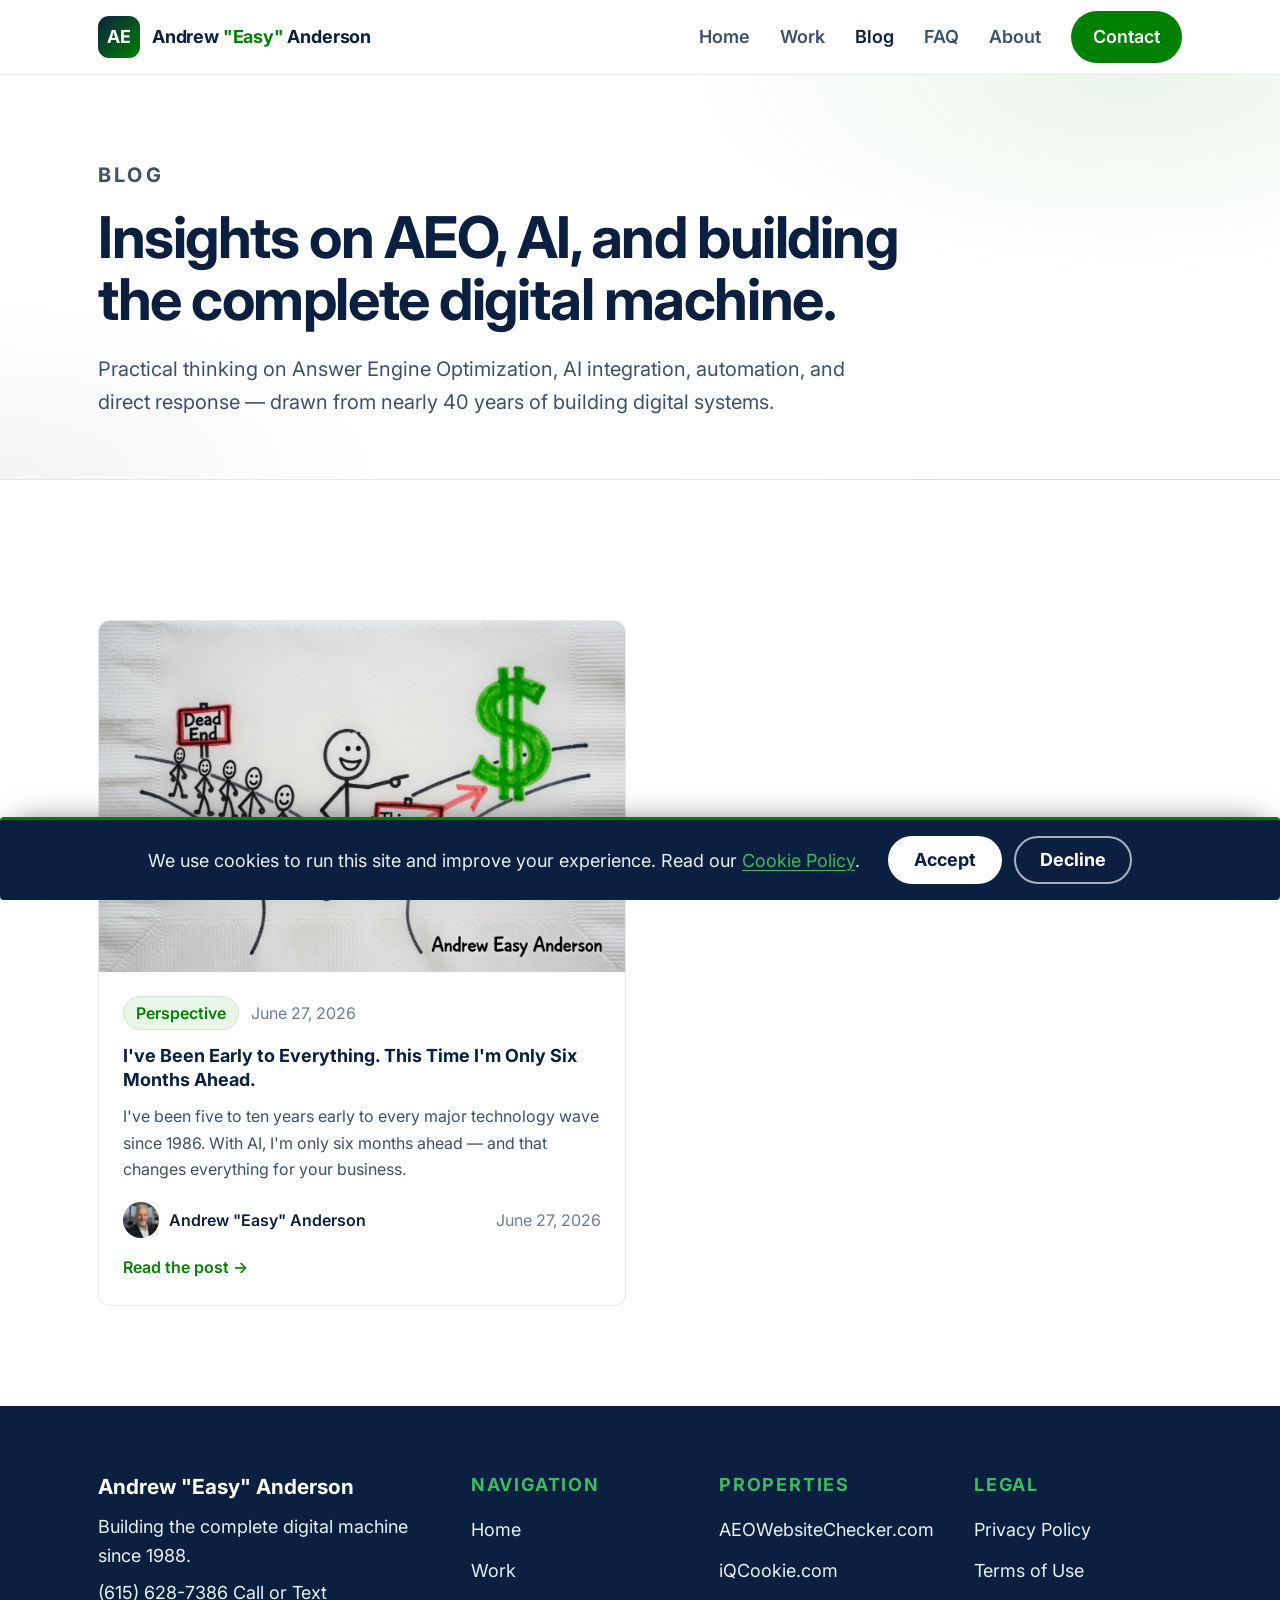
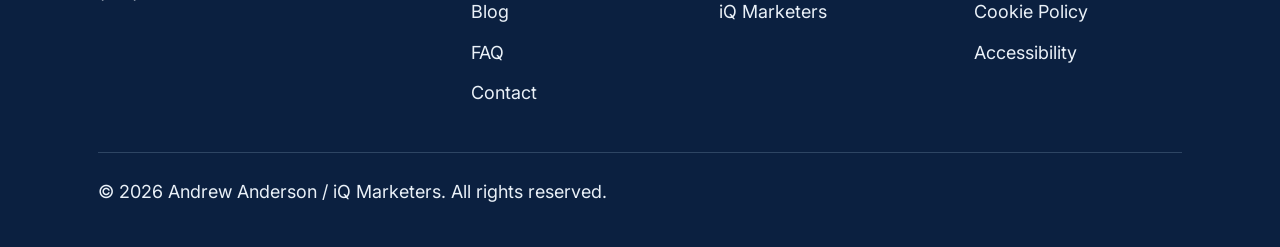
<file: blog/index.html>
<!DOCTYPE html>
<html lang="en">
<head>
  <meta charset="UTF-8" />
  <meta name="viewport" content="width=device-width, initial-scale=1.0" />

  <title>Blog — Insights on AEO, AI &amp; the Complete Digital Machine</title>
  <meta name="description" content="Insights on Answer Engine Optimization, AI integration, and building the complete digital machine, from Andrew &quot;Easy&quot; Anderson. New articles coming soon." />
  <link rel="canonical" href="https://andreweasyanderson.com/blog/" />

  <meta property="og:type" content="website" />
  <meta property="og:url" content="https://andreweasyanderson.com/blog/" />
  <meta property="og:title" content="Blog — Insights on AEO, AI &amp; the Complete Digital Machine" />
  <meta property="og:description" content="Insights on AEO, AI, and building the complete digital machine. New articles coming soon." />
  <meta property="og:image" content="https://andreweasyanderson.com/assets/images/andrew-easy-anderson-aeo-pioneer.png" />
  <meta property="og:image:alt" content="Andrew &quot;Easy&quot; Anderson" />

  <link rel="preconnect" href="https://fonts.googleapis.com" />
  <link rel="preconnect" href="https://fonts.gstatic.com" crossorigin />
  <link rel="preload" as="style" href="https://fonts.googleapis.com/css2?family=Inter:wght@400;500;600;700;800&display=swap" onload="this.onload=null;this.rel='stylesheet'" />
  <noscript><link rel="stylesheet" href="https://fonts.googleapis.com/css2?family=Inter:wght@400;500;600;700;800&display=swap" /></noscript>
  <link rel="stylesheet" href="../assets/css/style.css" />

  <script type="application/ld+json">
  {
    "@context": "https://schema.org",
    "@type": "Blog",
    "name": "Andrew \"Easy\" Anderson — Blog",
    "url": "https://andreweasyanderson.com/blog/",
    "description": "Insights on AEO, AI, and building the complete digital machine.",
    "author": {
      "@type": "Person",
      "name": "Andrew \"Easy\" Anderson",
      "url": "https://andreweasyanderson.com/"
    }
  }
  </script>
</head>

<body>
  <a class="skip-link" href="#main">Skip to content</a>

  <header class="site-header">
    <div class="container header-inner">
      <a class="brand" href="../index.html">
        <span class="brand-mark" aria-hidden="true">AE</span>
        <span class="brand-name">Andrew <span class="nickname">"Easy"</span> Anderson</span>
      </a>
      <nav class="site-nav" aria-label="Primary">
        <a href="../index.html">Home</a>
        <a href="../work.html">Work</a>
        <a href="index.html" aria-current="page">Blog</a>
        <a href="../faq.html">FAQ</a>
        <a href="../author/andrew-easy-anderson.html">About</a>
        <a class="nav-cta" href="https://calendly.com/iqmarketers-c4xd/30min" target="_blank" rel="noopener noreferrer">Contact</a>
      </nav>
    </div>
  </header>

  <main id="main">

    <section class="page-hero">
      <div class="container">
        <p class="eyebrow">Blog</p>
        <h1>Insights on AEO, AI, and building the complete digital machine.</h1>
        <p>Practical thinking on Answer Engine Optimization, AI integration, automation, and direct response — drawn from nearly 40 years of building digital systems.</p>
      </div>
    </section>

    <section class="section section--flush">
      <div class="container">
        <div class="blog-grid">

          <article class="blog-card">
            <a href="ive-been-early-to-everything.html" class="blog-card-image-link" tabindex="-1" aria-hidden="true">
              <img
                src="../assets/images/blog/contrarian-path-to-opportunity-fork-in-the-road.jpg"
                alt="Hand-drawn stick figure at a fork in the road pointing toward opportunity while others head to a dead end. Andrew Easy Anderson."
                width="1248"
                height="832"
                loading="lazy"
                class="blog-card-image"
              >
            </a>
            <div class="blog-card-content">
              <div class="blog-card-meta">
                <span class="blog-card-tag">Perspective</span>
                <span class="blog-card-date">June 27, 2026</span>
              </div>
              <h2 class="blog-card-title">
                <a href="ive-been-early-to-everything.html">I've Been Early to Everything. This Time I'm Only Six Months Ahead.</a>
              </h2>
              <p class="blog-card-excerpt">I've been five to ten years early to every major technology wave since 1986. With AI, I'm only six months ahead — and that changes everything for your business.</p>
              <div class="blog-card-author">
                <img
                  src="../assets/images/andrew-easy-anderson-aeo-pioneer.webp"
                  alt="Andrew Easy Anderson"
                  class="blog-card-author-photo"
                  width="36"
                  height="36"
                  loading="lazy"
                >
                <span class="blog-card-author-name">Andrew "Easy" Anderson</span>
                <span class="blog-card-author-date">June 27, 2026</span>
              </div>
              <a href="ive-been-early-to-everything.html" class="blog-card-link">Read the post &rarr;</a>
            </div>
          </article>

        </div>
      </div>
    </section>

  </main>

  <footer class="site-footer footer-rich">
    <div class="container">
      <div class="footer-cols">
        <div class="footer-brand">
          <p class="footer-logo">Andrew "Easy" Anderson</p>
          <p>Building the complete digital machine since 1988.</p>
          <p><a href="tel:+16156287386">(615) 628-7386</a> Call or Text</p>
        </div>
        <nav class="footer-col" aria-label="Site">
          <h2>Navigation</h2>
          <ul>
            <li><a href="../index.html">Home</a></li>
            <li><a href="../work.html">Work</a></li>
            <li><a href="index.html">Blog</a></li>
            <li><a href="../faq.html">FAQ</a></li>
            <li><a href="../contact.html">Contact</a></li>
          </ul>
        </nav>
        <nav class="footer-col" aria-label="Properties">
          <h2>Properties</h2>
          <ul>
            <li><a href="https://aeowebsitechecker.com/">AEOWebsiteChecker.com</a></li>
            <li><a href="https://iqcookie.com/">iQCookie.com</a></li>
            <li><a href="https://iqmarketers.com/">iQ Marketers</a></li>
          </ul>
        </nav>
        <nav class="footer-col" aria-label="Legal">
          <h2>Legal</h2>
          <ul>
            <li><a href="../privacy-policy.html">Privacy Policy</a></li>
            <li><a href="../terms.html">Terms of Use</a></li>
            <li><a href="../cookie-policy.html">Cookie Policy</a></li>
            <li><a href="../accessibility.html">Accessibility</a></li>
          </ul>
        </nav>
      </div>
      <div class="footer-bottom">
        <p>&copy; <span id="year">2026</span> Andrew Anderson / iQ Marketers. All rights reserved.</p>
      </div>
    </div>
  </footer>

  <script src="../assets/js/main.js" defer></script>
</body>
</html>
</file>
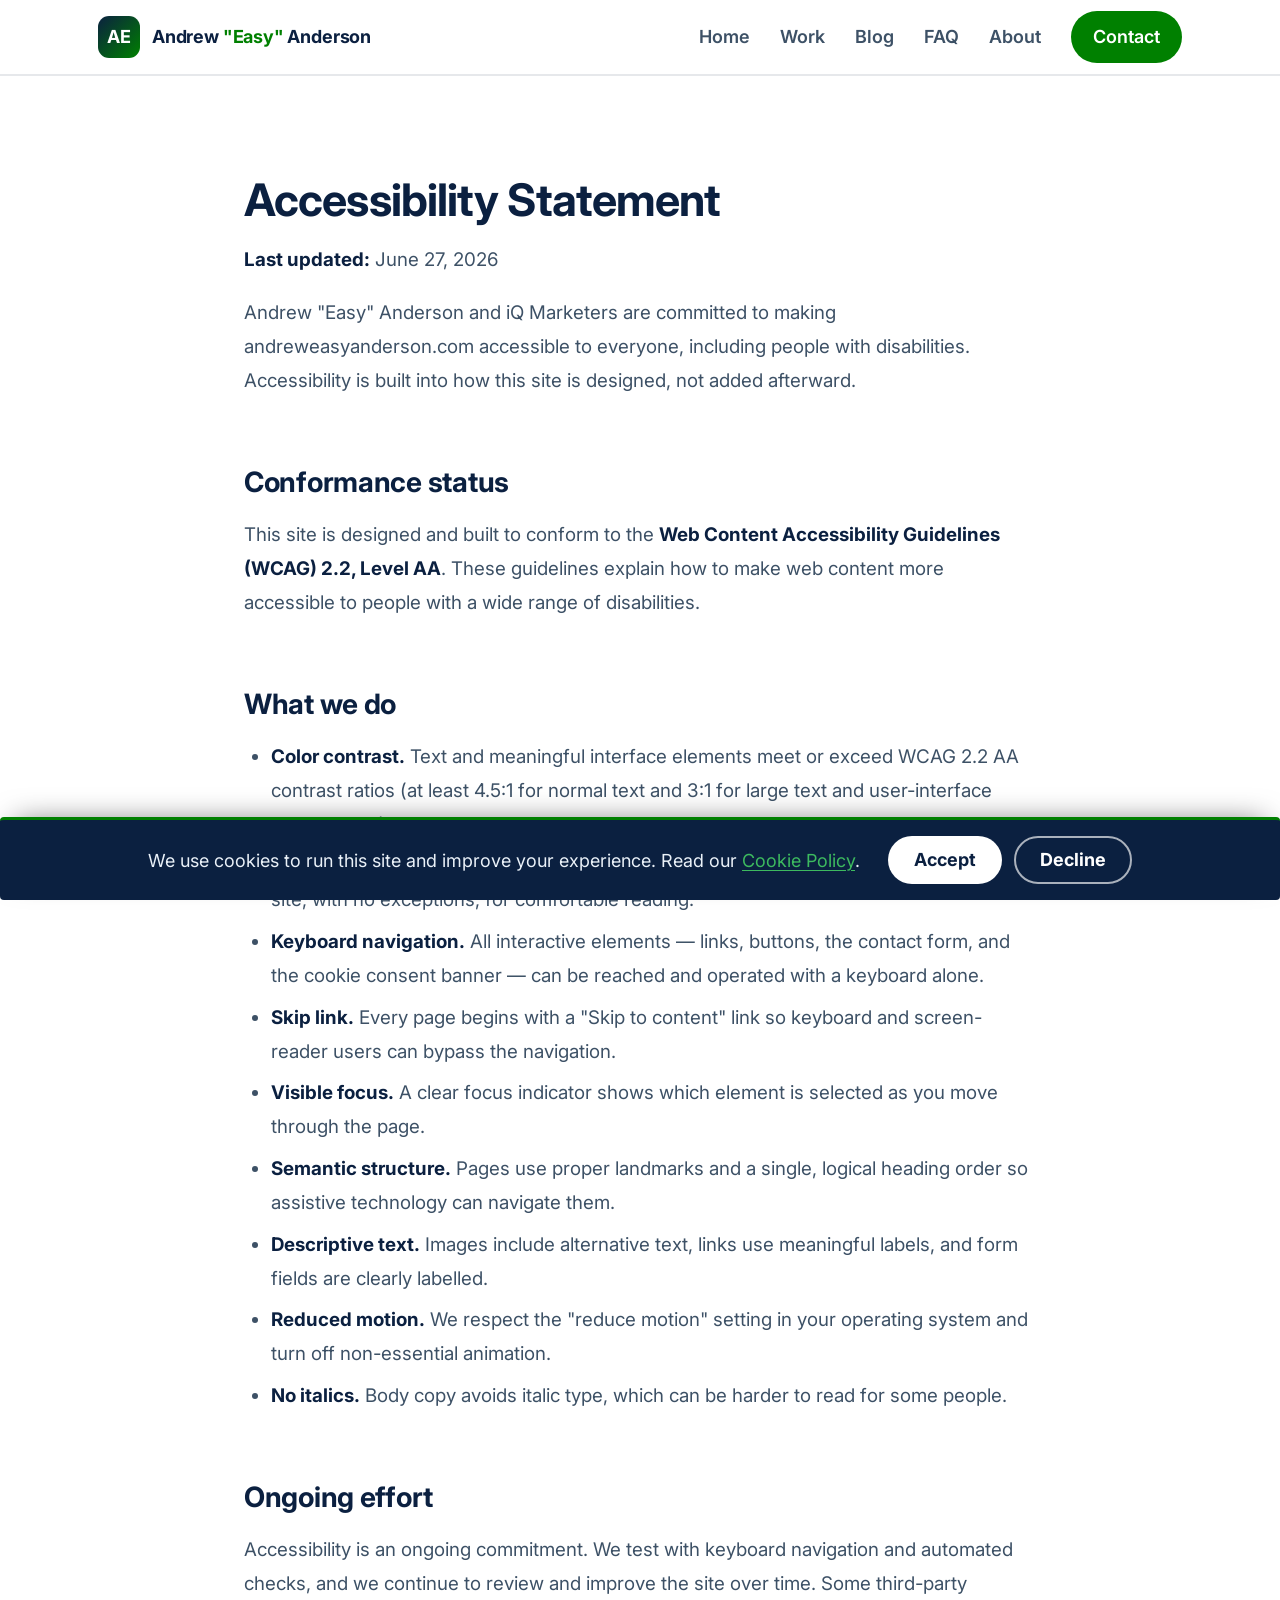
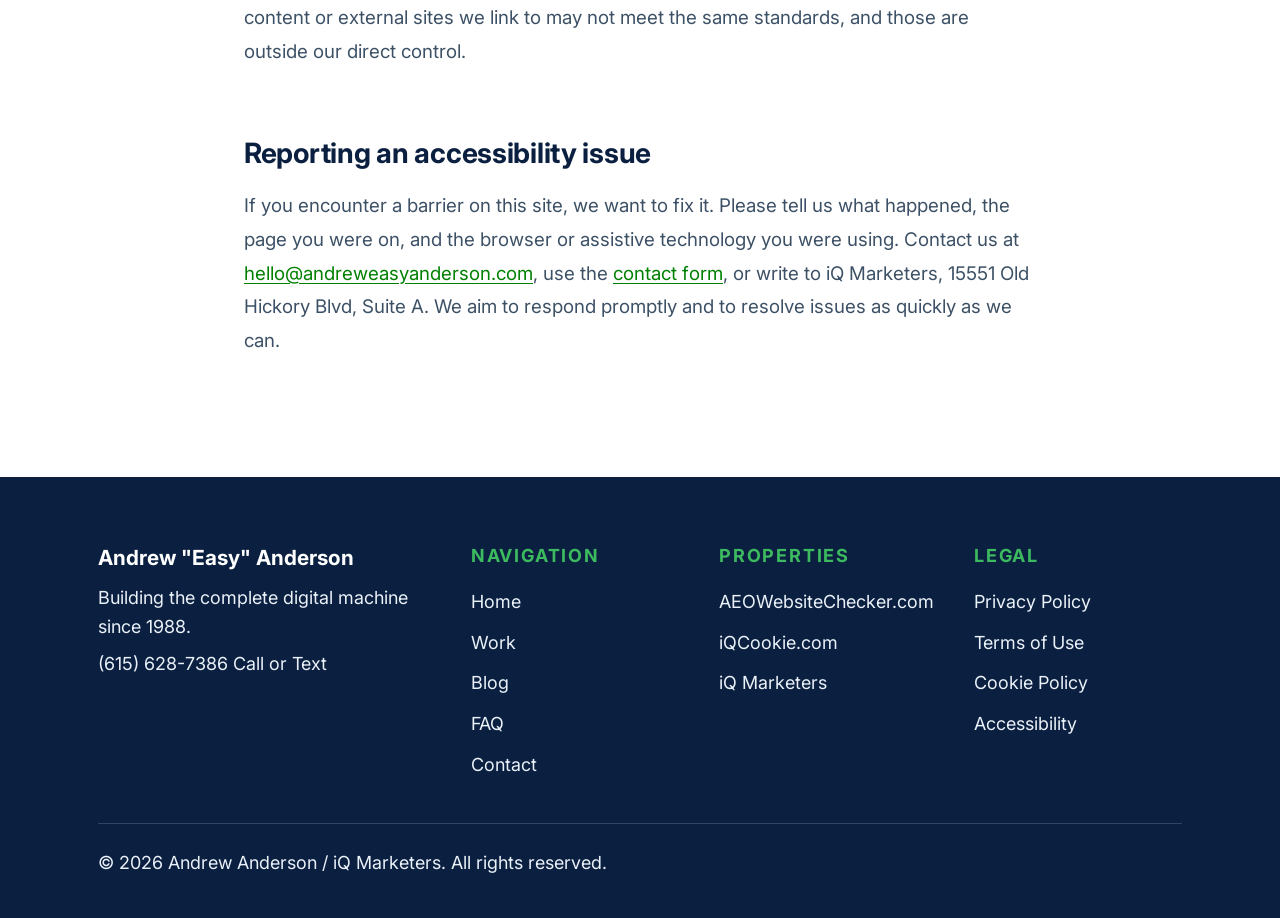
<file: accessibility.html>
<!DOCTYPE html>
<html lang="en">
<head>
  <meta charset="UTF-8" />
  <meta name="viewport" content="width=device-width, initial-scale=1.0" />

  <title>Accessibility Statement — Andrew "Easy" Anderson</title>
  <meta name="description" content="Accessibility statement for andreweasyanderson.com: our commitment to WCAG 2.2 AA, a minimum 18px font size, keyboard navigation, skip links, and how to report an issue." />
  <link rel="canonical" href="https://andreweasyanderson.com/accessibility.html" />

  <meta property="og:type" content="website" />
  <meta property="og:url" content="https://andreweasyanderson.com/accessibility.html" />
  <meta property="og:title" content="Accessibility Statement — Andrew &quot;Easy&quot; Anderson" />
  <meta property="og:description" content="Our commitment to WCAG 2.2 AA accessibility on andreweasyanderson.com." />
  <meta property="og:image" content="https://andreweasyanderson.com/assets/images/andrew-easy-anderson-aeo-pioneer.png" />
  <meta property="og:image:alt" content="Andrew &quot;Easy&quot; Anderson" />

  <link rel="preconnect" href="https://fonts.googleapis.com" />
  <link rel="preconnect" href="https://fonts.gstatic.com" crossorigin />
  <link rel="preload" as="style" href="https://fonts.googleapis.com/css2?family=Inter:wght@400;500;600;700;800&display=swap" onload="this.onload=null;this.rel='stylesheet'" />
  <noscript><link rel="stylesheet" href="https://fonts.googleapis.com/css2?family=Inter:wght@400;500;600;700;800&display=swap" /></noscript>
  <link rel="stylesheet" href="assets/css/style.css" />

  <script type="application/ld+json">
  {
    "@context": "https://schema.org",
    "@type": "WebPage",
    "name": "Accessibility Statement",
    "url": "https://andreweasyanderson.com/accessibility.html",
    "publisher": {
      "@type": "Organization",
      "name": "iQ Marketers",
      "url": "https://iqmarketers.com/"
    }
  }
  </script>
</head>

<body>
  <a class="skip-link" href="#main">Skip to content</a>

  <header class="site-header">
    <div class="container header-inner">
      <a class="brand" href="index.html">
        <span class="brand-mark" aria-hidden="true">AE</span>
        <span class="brand-name">Andrew <span class="nickname">"Easy"</span> Anderson</span>
      </a>
      <nav class="site-nav" aria-label="Primary">
        <a href="index.html">Home</a>
        <a href="work.html">Work</a>
        <a href="blog/index.html">Blog</a>
        <a href="faq.html">FAQ</a>
        <a href="author/andrew-easy-anderson.html">About</a>
        <a class="nav-cta" href="https://calendly.com/iqmarketers-c4xd/30min" target="_blank" rel="noopener noreferrer">Contact</a>
      </nav>
    </div>
  </header>

  <main id="main">
    <article class="section">
      <div class="container">
        <div class="article">
          <h1>Accessibility Statement</h1>
          <p><strong>Last updated:</strong> June 27, 2026</p>

          <p>Andrew "Easy" Anderson and iQ Marketers are committed to making andreweasyanderson.com accessible to everyone, including people with disabilities. Accessibility is built into how this site is designed, not added afterward.</p>

          <h2>Conformance status</h2>
          <p>This site is designed and built to conform to the <strong>Web Content Accessibility Guidelines (WCAG) 2.2, Level AA</strong>. These guidelines explain how to make web content more accessible to people with a wide range of disabilities.</p>

          <h2>What we do</h2>
          <ul>
            <li><strong>Color contrast.</strong> Text and meaningful interface elements meet or exceed WCAG 2.2 AA contrast ratios (at least 4.5:1 for normal text and 3:1 for large text and user-interface components).</li>
            <li><strong>Minimum 18px font size.</strong> Body and interface text is at least 18px everywhere on the site, with no exceptions, for comfortable reading.</li>
            <li><strong>Keyboard navigation.</strong> All interactive elements — links, buttons, the contact form, and the cookie consent banner — can be reached and operated with a keyboard alone.</li>
            <li><strong>Skip link.</strong> Every page begins with a "Skip to content" link so keyboard and screen-reader users can bypass the navigation.</li>
            <li><strong>Visible focus.</strong> A clear focus indicator shows which element is selected as you move through the page.</li>
            <li><strong>Semantic structure.</strong> Pages use proper landmarks and a single, logical heading order so assistive technology can navigate them.</li>
            <li><strong>Descriptive text.</strong> Images include alternative text, links use meaningful labels, and form fields are clearly labelled.</li>
            <li><strong>Reduced motion.</strong> We respect the "reduce motion" setting in your operating system and turn off non-essential animation.</li>
            <li><strong>No italics.</strong> Body copy avoids italic type, which can be harder to read for some people.</li>
          </ul>

          <h2>Ongoing effort</h2>
          <p>Accessibility is an ongoing commitment. We test with keyboard navigation and automated checks, and we continue to review and improve the site over time. Some third-party content or external sites we link to may not meet the same standards, and those are outside our direct control.</p>

          <h2>Reporting an accessibility issue</h2>
          <p>If you encounter a barrier on this site, we want to fix it. Please tell us what happened, the page you were on, and the browser or assistive technology you were using. Contact us at <a href="mailto:hello@andreweasyanderson.com">hello@andreweasyanderson.com</a>, use the <a href="contact.html">contact form</a>, or write to iQ Marketers, 15551 Old Hickory Blvd, Suite A. We aim to respond promptly and to resolve issues as quickly as we can.</p>
        </div>
      </div>
    </article>
  </main>

  <footer class="site-footer footer-rich">
    <div class="container">
      <div class="footer-cols">
        <div class="footer-brand">
          <p class="footer-logo">Andrew "Easy" Anderson</p>
          <p>Building the complete digital machine since 1988.</p>
          <p><a href="tel:+16156287386">(615) 628-7386</a> Call or Text</p>
        </div>
        <nav class="footer-col" aria-label="Site">
          <h2>Navigation</h2>
          <ul>
            <li><a href="index.html">Home</a></li>
            <li><a href="work.html">Work</a></li>
            <li><a href="blog/index.html">Blog</a></li>
            <li><a href="faq.html">FAQ</a></li>
            <li><a href="contact.html">Contact</a></li>
          </ul>
        </nav>
        <nav class="footer-col" aria-label="Properties">
          <h2>Properties</h2>
          <ul>
            <li><a href="https://aeowebsitechecker.com/">AEOWebsiteChecker.com</a></li>
            <li><a href="https://iqcookie.com/">iQCookie.com</a></li>
            <li><a href="https://iqmarketers.com/">iQ Marketers</a></li>
          </ul>
        </nav>
        <nav class="footer-col" aria-label="Legal">
          <h2>Legal</h2>
          <ul>
            <li><a href="privacy-policy.html">Privacy Policy</a></li>
            <li><a href="terms.html">Terms of Use</a></li>
            <li><a href="cookie-policy.html">Cookie Policy</a></li>
            <li><a href="accessibility.html" aria-current="page">Accessibility</a></li>
          </ul>
        </nav>
      </div>
      <div class="footer-bottom">
        <p>&copy; <span id="year">2026</span> Andrew Anderson / iQ Marketers. All rights reserved.</p>
      </div>
    </div>
  </footer>

  <script src="assets/js/main.js" defer></script>
</body>
</html>
</file>
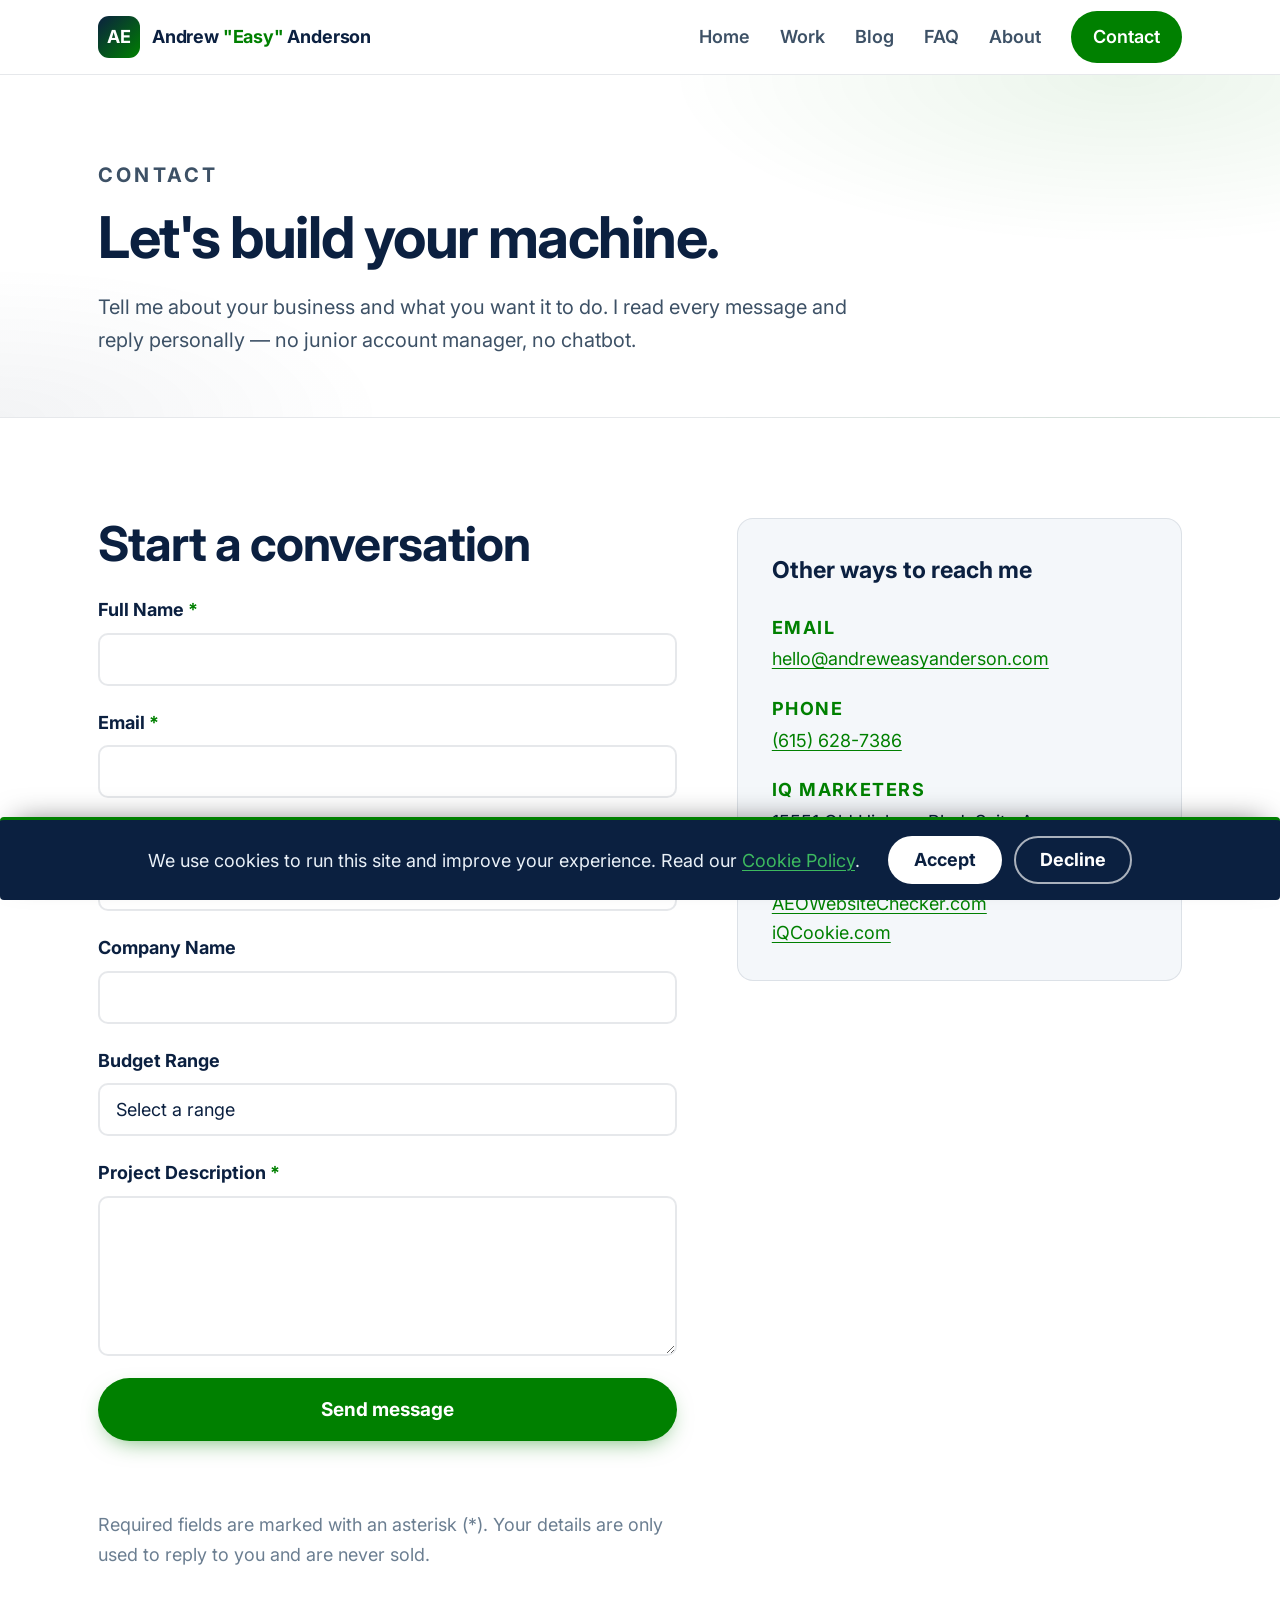
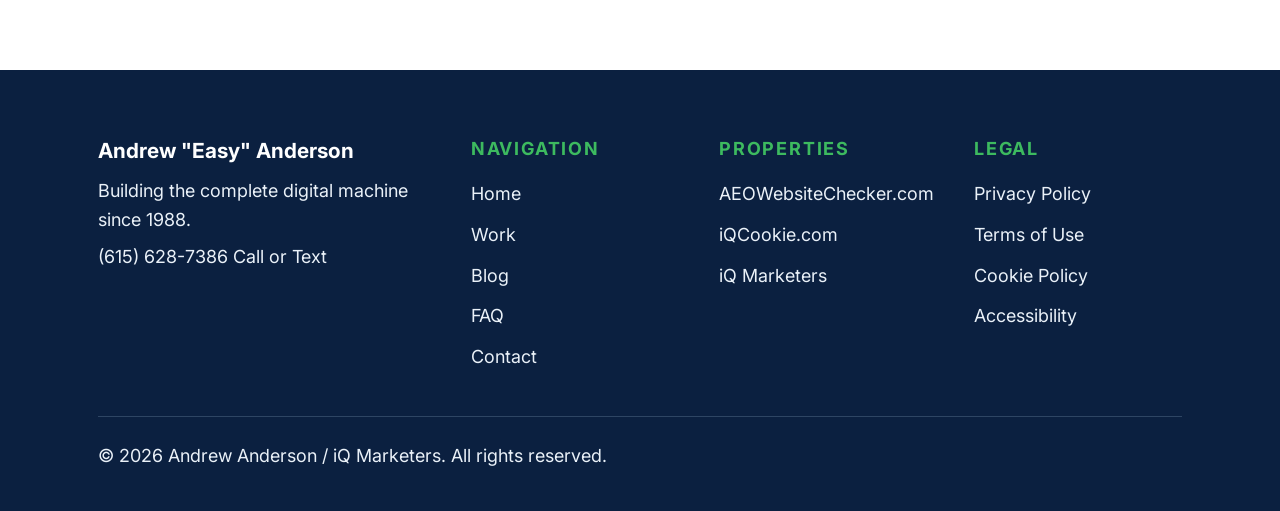
<file: contact.html>
<!DOCTYPE html>
<html lang="en">
<head>
  <meta charset="UTF-8" />
  <meta name="viewport" content="width=device-width, initial-scale=1.0" />

  <title>Contact — Andrew "Easy" Anderson | Build Your Digital Machine</title>
  <meta name="description" content="Tell Andrew &quot;Easy&quot; Anderson about your project. Websites, AI integration, custom software, AEO, and complete business automation — built to work together as one system." />
  <link rel="canonical" href="https://andreweasyanderson.com/contact.html" />

  <meta property="og:type" content="website" />
  <meta property="og:url" content="https://andreweasyanderson.com/contact.html" />
  <meta property="og:title" content="Contact — Andrew &quot;Easy&quot; Anderson" />
  <meta property="og:description" content="Tell Andrew about your project. Built to work together as one complete digital machine." />
  <meta property="og:image" content="https://andreweasyanderson.com/assets/images/andrew-easy-anderson-aeo-pioneer.png" />
  <meta property="og:image:alt" content="Andrew &quot;Easy&quot; Anderson" />

  <link rel="preconnect" href="https://fonts.googleapis.com" />
  <link rel="preconnect" href="https://fonts.gstatic.com" crossorigin />
  <link rel="preload" as="style" href="https://fonts.googleapis.com/css2?family=Inter:wght@400;500;600;700;800&display=swap" onload="this.onload=null;this.rel='stylesheet'" />
  <noscript><link rel="stylesheet" href="https://fonts.googleapis.com/css2?family=Inter:wght@400;500;600;700;800&display=swap" /></noscript>
  <link rel="stylesheet" href="assets/css/style.css" />

  <script type="application/ld+json">
  {
    "@context": "https://schema.org",
    "@type": "ContactPage",
    "name": "Contact Andrew \"Easy\" Anderson",
    "url": "https://andreweasyanderson.com/contact.html",
    "mainEntity": {
      "@type": "Organization",
      "name": "iQ Marketers",
      "founder": "Andrew \"Easy\" Anderson",
      "url": "https://iqmarketers.com/",
      "telephone": "+1-615-628-7386",
      "email": "hello@andreweasyanderson.com",
      "address": {
        "@type": "PostalAddress",
        "streetAddress": "15551 Old Hickory Blvd, Suite A"
      }
    }
  }
  </script>
</head>

<body>
  <a class="skip-link" href="#main">Skip to content</a>

  <header class="site-header">
    <div class="container header-inner">
      <a class="brand" href="index.html">
        <span class="brand-mark" aria-hidden="true">AE</span>
        <span class="brand-name">Andrew <span class="nickname">"Easy"</span> Anderson</span>
      </a>
      <nav class="site-nav" aria-label="Primary">
        <a href="index.html">Home</a>
        <a href="work.html">Work</a>
        <a href="blog/index.html">Blog</a>
        <a href="faq.html">FAQ</a>
        <a href="author/andrew-easy-anderson.html">About</a>
        <a class="nav-cta" href="https://calendly.com/iqmarketers-c4xd/30min" target="_blank" rel="noopener noreferrer">Contact</a>
      </nav>
    </div>
  </header>

  <main id="main">

    <section class="page-hero">
      <div class="container">
        <p class="eyebrow">Contact</p>
        <h1>Let's build your machine.</h1>
        <p>Tell me about your business and what you want it to do. I read every message and reply personally — no junior account manager, no chatbot.</p>
      </div>
    </section>

    <section class="section section--flush">
      <div class="container contact-grid">

        <!-- Form -->
        <div>
          <h2 class="section-title">Start a conversation</h2>
          <form class="contact-form" action="https://api.web3forms.com/submit" method="POST" novalidate>
            <!-- Web3Forms config -->
            <input type="hidden" name="access_key" value="YOUR_ACCESS_KEY_HERE" />
            <input type="hidden" name="subject" value="New inquiry from andreweasyanderson.com" />
            <input type="hidden" name="from_name" value="andreweasyanderson.com" />
            <!-- Honeypot (hidden from people; catches bots) -->
            <input type="checkbox" name="botcheck" class="visually-hidden" style="display:none" tabindex="-1" autocomplete="off" aria-hidden="true" />

            <div class="field">
              <label for="name">Full Name <span class="req" aria-hidden="true">*</span></label>
              <input type="text" id="name" name="Full Name" autocomplete="name" required />
            </div>
            <div class="field">
              <label for="email">Email <span class="req" aria-hidden="true">*</span></label>
              <input type="email" id="email" name="Email" autocomplete="email" required />
            </div>
            <div class="field">
              <label for="phone">Phone</label>
              <input type="tel" id="phone" name="Phone" autocomplete="tel" />
            </div>
            <div class="field">
              <label for="company">Company Name</label>
              <input type="text" id="company" name="Company Name" autocomplete="organization" />
            </div>
            <div class="field">
              <label for="budget">Budget Range</label>
              <select id="budget" name="Budget Range">
                <option value="">Select a range</option>
                <option>Under $5K</option>
                <option>$5K-$10K</option>
                <option>$10K-$25K</option>
                <option>$25K-$50K</option>
                <option>$50K plus</option>
                <option>Enterprise</option>
              </select>
            </div>
            <div class="field">
              <label for="message">Project Description <span class="req" aria-hidden="true">*</span></label>
              <textarea id="message" name="Project Description" required></textarea>
            </div>

            <button type="submit" class="btn btn-primary btn-lg">Send message</button>
            <p class="form-status" role="status" aria-live="polite"></p>
            <p class="form-note">Required fields are marked with an asterisk (*). Your details are only used to reply to you and are never sold.</p>
          </form>
        </div>

        <!-- Info -->
        <aside class="contact-info">
          <h2>Other ways to reach me</h2>
          <dl>
            <div>
              <dt>Email</dt>
              <dd><a href="mailto:hello@andreweasyanderson.com">hello@andreweasyanderson.com</a></dd>
            </div>
            <div>
              <dt>Phone</dt>
              <dd><a href="tel:+16156287386">(615) 628-7386</a></dd>
            </div>
            <div>
              <dt>iQ Marketers</dt>
              <dd>15551 Old Hickory Blvd, Suite A</dd>
            </div>
            <div>
              <dt>Free tools</dt>
              <dd>
                <a href="https://aeowebsitechecker.com/">AEOWebsiteChecker.com</a><br />
                <a href="https://iqcookie.com/">iQCookie.com</a>
              </dd>
            </div>
          </dl>
        </aside>

      </div>
    </section>

  </main>

  <footer class="site-footer footer-rich">
    <div class="container">
      <div class="footer-cols">
        <div class="footer-brand">
          <p class="footer-logo">Andrew "Easy" Anderson</p>
          <p>Building the complete digital machine since 1988.</p>
          <p><a href="tel:+16156287386">(615) 628-7386</a> Call or Text</p>
        </div>
        <nav class="footer-col" aria-label="Site">
          <h2>Navigation</h2>
          <ul>
            <li><a href="index.html">Home</a></li>
            <li><a href="work.html">Work</a></li>
            <li><a href="blog/index.html">Blog</a></li>
            <li><a href="faq.html">FAQ</a></li>
            <li><a href="contact.html">Contact</a></li>
          </ul>
        </nav>
        <nav class="footer-col" aria-label="Properties">
          <h2>Properties</h2>
          <ul>
            <li><a href="https://aeowebsitechecker.com/">AEOWebsiteChecker.com</a></li>
            <li><a href="https://iqcookie.com/">iQCookie.com</a></li>
            <li><a href="https://iqmarketers.com/">iQ Marketers</a></li>
          </ul>
        </nav>
        <nav class="footer-col" aria-label="Legal">
          <h2>Legal</h2>
          <ul>
            <li><a href="privacy-policy.html">Privacy Policy</a></li>
            <li><a href="terms.html">Terms of Use</a></li>
            <li><a href="cookie-policy.html">Cookie Policy</a></li>
            <li><a href="accessibility.html">Accessibility</a></li>
          </ul>
        </nav>
      </div>
      <div class="footer-bottom">
        <p>&copy; <span id="year">2026</span> Andrew Anderson / iQ Marketers. All rights reserved.</p>
      </div>
    </div>
  </footer>

  <script src="assets/js/main.js" defer></script>
</body>
</html>
</file>
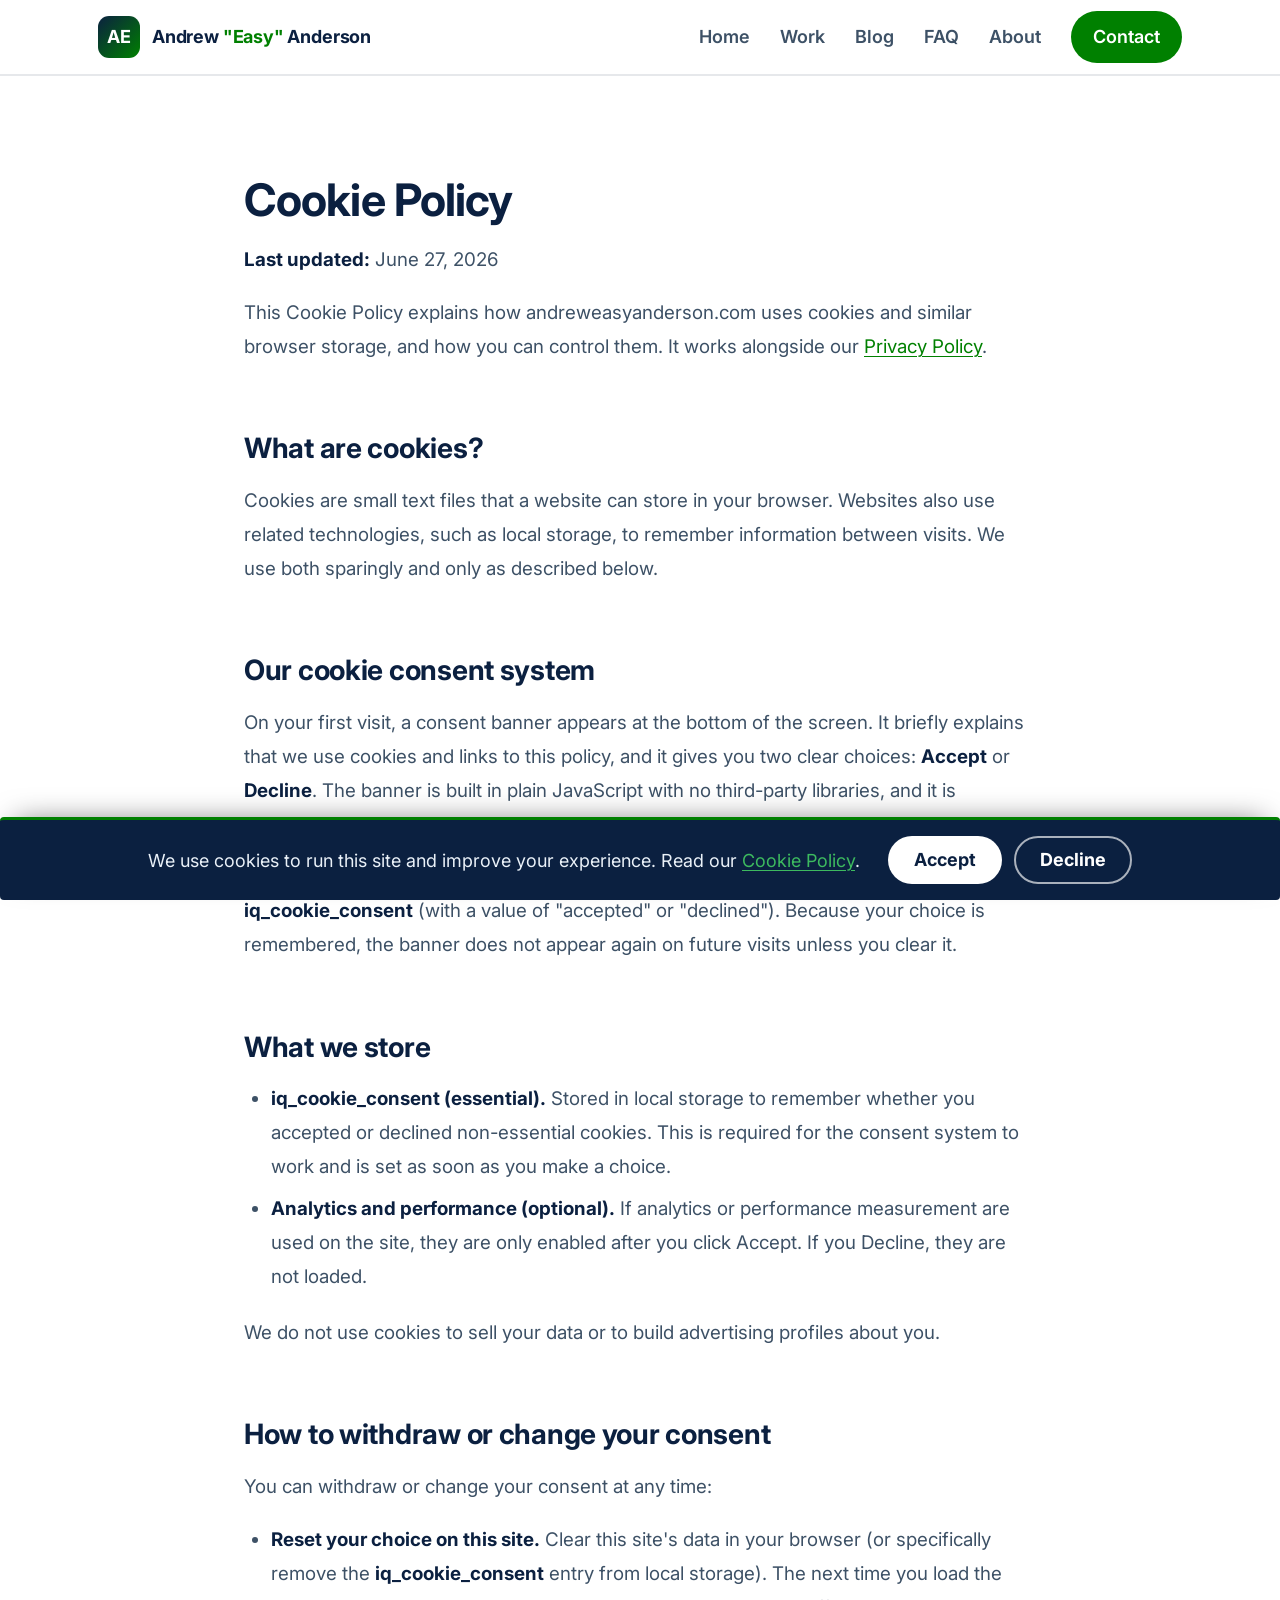
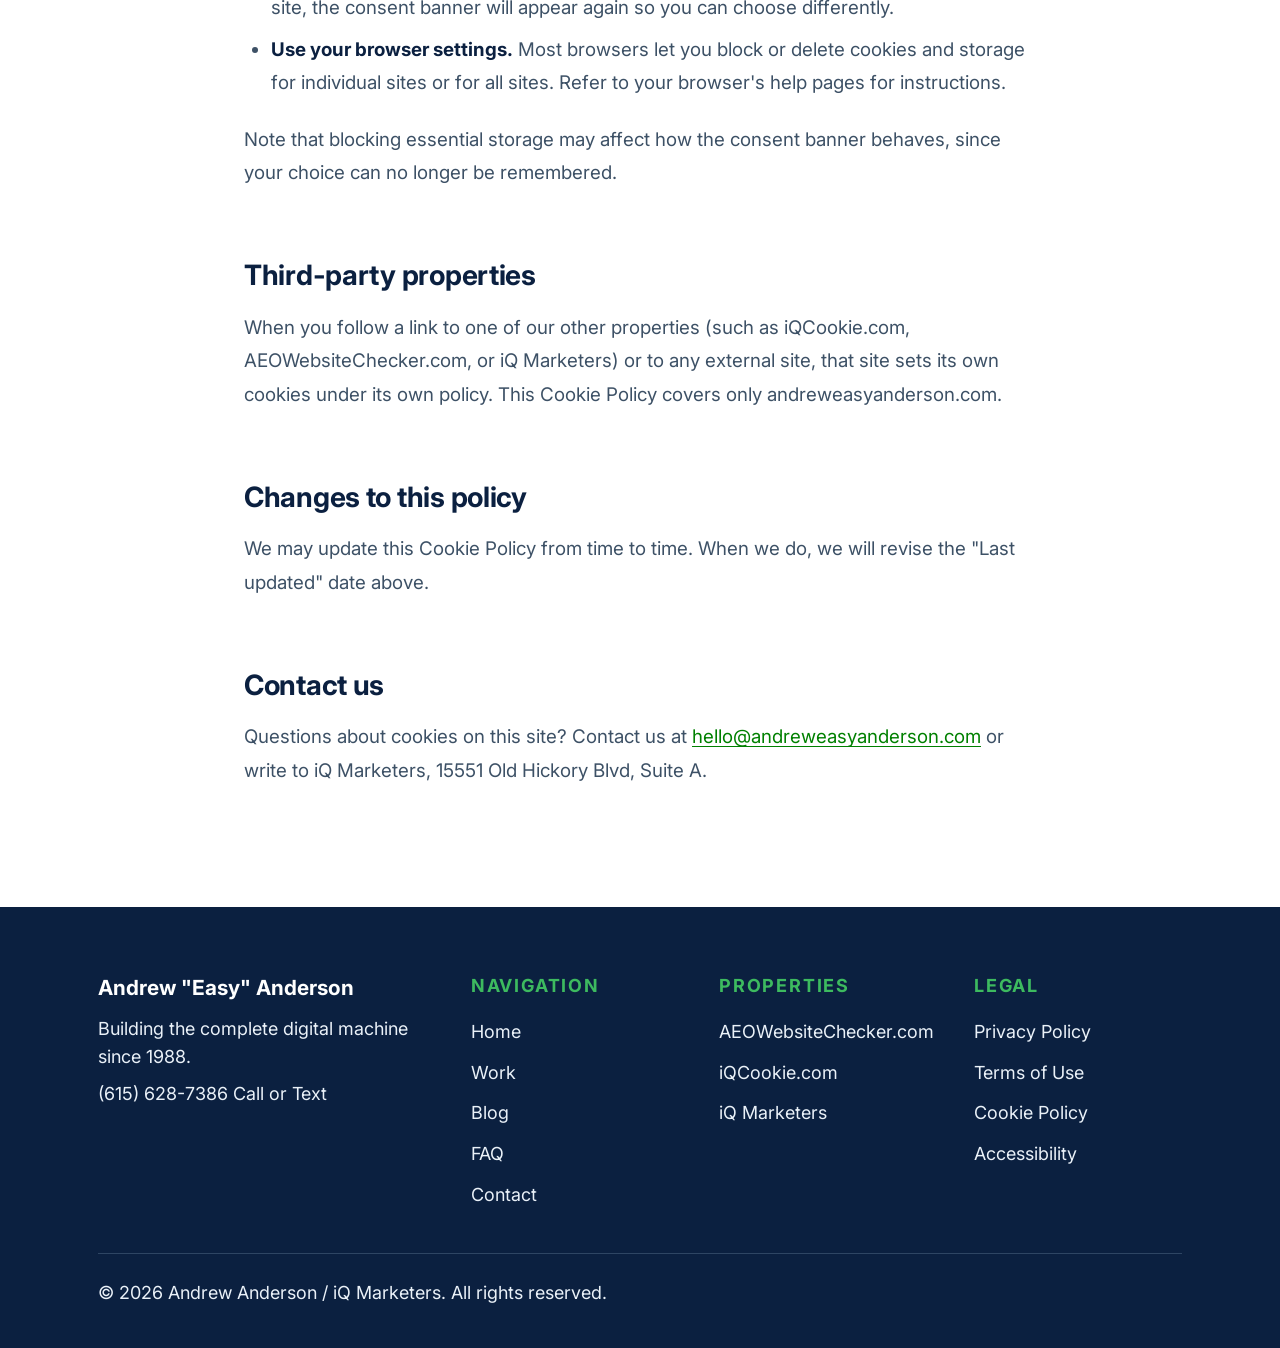
<file: cookie-policy.html>
<!DOCTYPE html>
<html lang="en">
<head>
  <meta charset="UTF-8" />
  <meta name="viewport" content="width=device-width, initial-scale=1.0" />

  <title>Cookie Policy — Andrew "Easy" Anderson</title>
  <meta name="description" content="How andreweasyanderson.com uses cookies and browser storage, the cookie consent system, what is stored, and how to withdraw your consent at any time." />
  <link rel="canonical" href="https://andreweasyanderson.com/cookie-policy.html" />

  <meta property="og:type" content="website" />
  <meta property="og:url" content="https://andreweasyanderson.com/cookie-policy.html" />
  <meta property="og:title" content="Cookie Policy — Andrew &quot;Easy&quot; Anderson" />
  <meta property="og:description" content="How andreweasyanderson.com uses cookies and how to withdraw consent." />
  <meta property="og:image" content="https://andreweasyanderson.com/assets/images/andrew-easy-anderson-aeo-pioneer.png" />
  <meta property="og:image:alt" content="Andrew &quot;Easy&quot; Anderson" />

  <link rel="preconnect" href="https://fonts.googleapis.com" />
  <link rel="preconnect" href="https://fonts.gstatic.com" crossorigin />
  <link rel="preload" as="style" href="https://fonts.googleapis.com/css2?family=Inter:wght@400;500;600;700;800&display=swap" onload="this.onload=null;this.rel='stylesheet'" />
  <noscript><link rel="stylesheet" href="https://fonts.googleapis.com/css2?family=Inter:wght@400;500;600;700;800&display=swap" /></noscript>
  <link rel="stylesheet" href="assets/css/style.css" />

  <script type="application/ld+json">
  {
    "@context": "https://schema.org",
    "@type": "WebPage",
    "name": "Cookie Policy",
    "url": "https://andreweasyanderson.com/cookie-policy.html",
    "publisher": {
      "@type": "Organization",
      "name": "iQ Marketers",
      "url": "https://iqmarketers.com/"
    }
  }
  </script>
</head>

<body>
  <a class="skip-link" href="#main">Skip to content</a>

  <header class="site-header">
    <div class="container header-inner">
      <a class="brand" href="index.html">
        <span class="brand-mark" aria-hidden="true">AE</span>
        <span class="brand-name">Andrew <span class="nickname">"Easy"</span> Anderson</span>
      </a>
      <nav class="site-nav" aria-label="Primary">
        <a href="index.html">Home</a>
        <a href="work.html">Work</a>
        <a href="blog/index.html">Blog</a>
        <a href="faq.html">FAQ</a>
        <a href="author/andrew-easy-anderson.html">About</a>
        <a class="nav-cta" href="https://calendly.com/iqmarketers-c4xd/30min" target="_blank" rel="noopener noreferrer">Contact</a>
      </nav>
    </div>
  </header>

  <main id="main">
    <article class="section">
      <div class="container">
        <div class="article">
          <h1>Cookie Policy</h1>
          <p><strong>Last updated:</strong> June 27, 2026</p>

          <p>This Cookie Policy explains how andreweasyanderson.com uses cookies and similar browser storage, and how you can control them. It works alongside our <a href="privacy-policy.html">Privacy Policy</a>.</p>

          <h2>What are cookies?</h2>
          <p>Cookies are small text files that a website can store in your browser. Websites also use related technologies, such as local storage, to remember information between visits. We use both sparingly and only as described below.</p>

          <h2>Our cookie consent system</h2>
          <p>On your first visit, a consent banner appears at the bottom of the screen. It briefly explains that we use cookies and links to this policy, and it gives you two clear choices: <strong>Accept</strong> or <strong>Decline</strong>. The banner is built in plain JavaScript with no third-party libraries, and it is keyboard accessible.</p>
          <p>When you choose, we record your decision in your browser's local storage under the key <strong>iq_cookie_consent</strong> (with a value of "accepted" or "declined"). Because your choice is remembered, the banner does not appear again on future visits unless you clear it.</p>

          <h2>What we store</h2>
          <ul>
            <li><strong>iq_cookie_consent (essential).</strong> Stored in local storage to remember whether you accepted or declined non-essential cookies. This is required for the consent system to work and is set as soon as you make a choice.</li>
            <li><strong>Analytics and performance (optional).</strong> If analytics or performance measurement are used on the site, they are only enabled after you click Accept. If you Decline, they are not loaded.</li>
          </ul>
          <p>We do not use cookies to sell your data or to build advertising profiles about you.</p>

          <h2>How to withdraw or change your consent</h2>
          <p>You can withdraw or change your consent at any time:</p>
          <ul>
            <li><strong>Reset your choice on this site.</strong> Clear this site's data in your browser (or specifically remove the <strong>iq_cookie_consent</strong> entry from local storage). The next time you load the site, the consent banner will appear again so you can choose differently.</li>
            <li><strong>Use your browser settings.</strong> Most browsers let you block or delete cookies and storage for individual sites or for all sites. Refer to your browser's help pages for instructions.</li>
          </ul>
          <p>Note that blocking essential storage may affect how the consent banner behaves, since your choice can no longer be remembered.</p>

          <h2>Third-party properties</h2>
          <p>When you follow a link to one of our other properties (such as iQCookie.com, AEOWebsiteChecker.com, or iQ Marketers) or to any external site, that site sets its own cookies under its own policy. This Cookie Policy covers only andreweasyanderson.com.</p>

          <h2>Changes to this policy</h2>
          <p>We may update this Cookie Policy from time to time. When we do, we will revise the "Last updated" date above.</p>

          <h2>Contact us</h2>
          <p>Questions about cookies on this site? Contact us at <a href="mailto:hello@andreweasyanderson.com">hello@andreweasyanderson.com</a> or write to iQ Marketers, 15551 Old Hickory Blvd, Suite A.</p>
        </div>
      </div>
    </article>
  </main>

  <footer class="site-footer footer-rich">
    <div class="container">
      <div class="footer-cols">
        <div class="footer-brand">
          <p class="footer-logo">Andrew "Easy" Anderson</p>
          <p>Building the complete digital machine since 1988.</p>
          <p><a href="tel:+16156287386">(615) 628-7386</a> Call or Text</p>
        </div>
        <nav class="footer-col" aria-label="Site">
          <h2>Navigation</h2>
          <ul>
            <li><a href="index.html">Home</a></li>
            <li><a href="work.html">Work</a></li>
            <li><a href="blog/index.html">Blog</a></li>
            <li><a href="faq.html">FAQ</a></li>
            <li><a href="contact.html">Contact</a></li>
          </ul>
        </nav>
        <nav class="footer-col" aria-label="Properties">
          <h2>Properties</h2>
          <ul>
            <li><a href="https://aeowebsitechecker.com/">AEOWebsiteChecker.com</a></li>
            <li><a href="https://iqcookie.com/">iQCookie.com</a></li>
            <li><a href="https://iqmarketers.com/">iQ Marketers</a></li>
          </ul>
        </nav>
        <nav class="footer-col" aria-label="Legal">
          <h2>Legal</h2>
          <ul>
            <li><a href="privacy-policy.html">Privacy Policy</a></li>
            <li><a href="terms.html">Terms of Use</a></li>
            <li><a href="cookie-policy.html" aria-current="page">Cookie Policy</a></li>
            <li><a href="accessibility.html">Accessibility</a></li>
          </ul>
        </nav>
      </div>
      <div class="footer-bottom">
        <p>&copy; <span id="year">2026</span> Andrew Anderson / iQ Marketers. All rights reserved.</p>
      </div>
    </div>
  </footer>

  <script src="assets/js/main.js" defer></script>
</body>
</html>
</file>
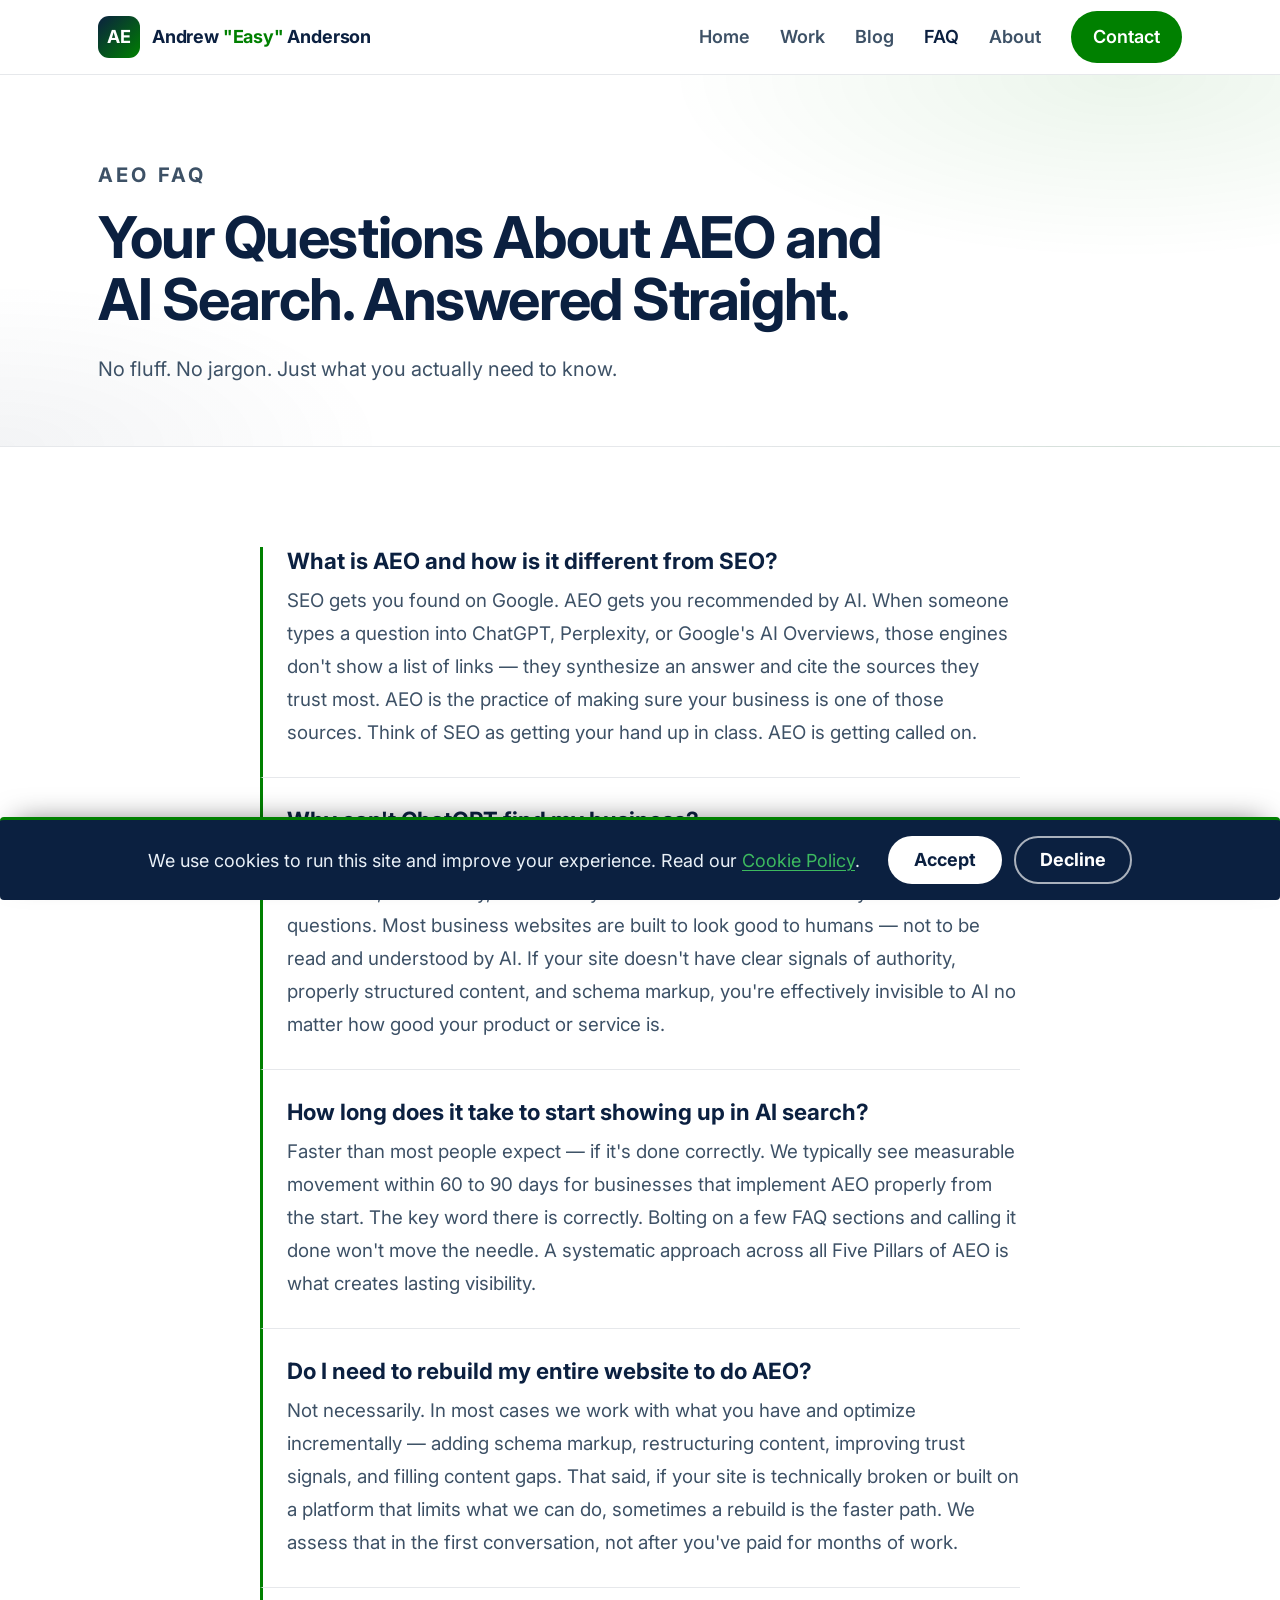
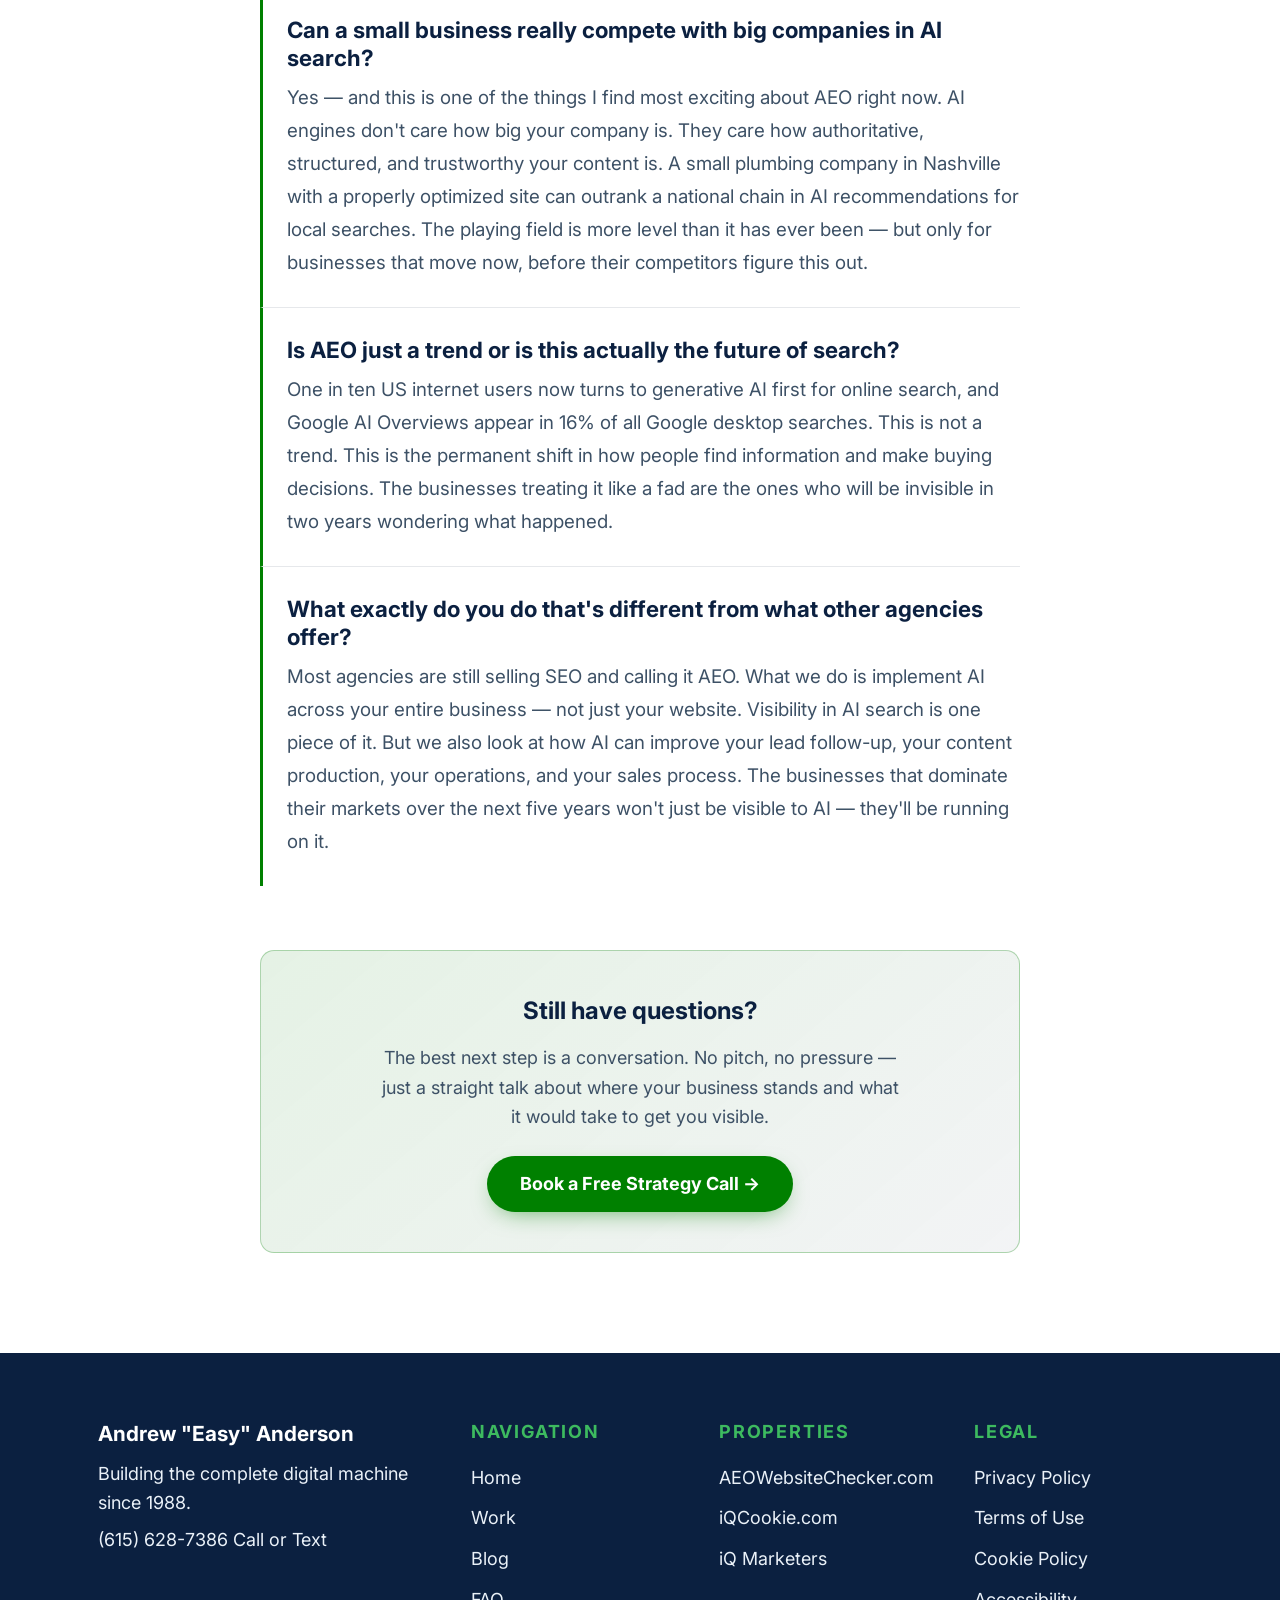
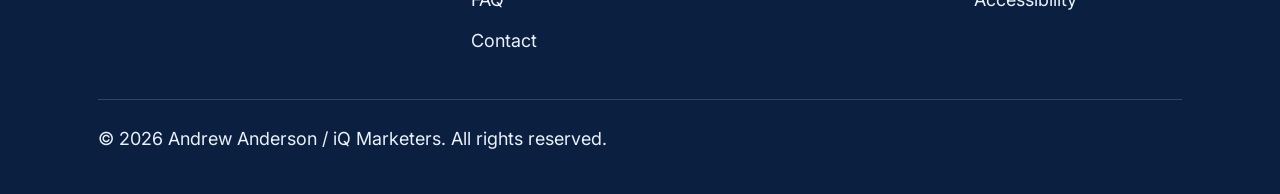
<file: faq.html>
<!DOCTYPE html>
<html lang="en">
<head>
  <meta charset="UTF-8" />
  <meta name="viewport" content="width=device-width, initial-scale=1.0" />

  <title>AEO FAQ — Your Questions About AI Search, Answered | Andrew "Easy" Anderson</title>
  <meta name="description" content="Straight answers to the questions business owners ask most about AEO, AI search visibility, and how to get ChatGPT to recommend their business." />
  <link rel="canonical" href="https://andreweasyanderson.com/faq.html" />

  <meta property="og:type" content="website" />
  <meta property="og:url" content="https://andreweasyanderson.com/faq.html" />
  <meta property="og:title" content="AEO FAQ — Your Questions About AI Search, Answered" />
  <meta property="og:description" content="Straight answers to the questions business owners ask most about AEO, AI search visibility, and how to get ChatGPT to recommend their business." />
  <meta property="og:image" content="https://andreweasyanderson.com/assets/images/andrew-easy-anderson-aeo-pioneer.png" />
  <meta property="og:image:alt" content="Andrew &quot;Easy&quot; Anderson" />

  <link rel="preconnect" href="https://fonts.googleapis.com" />
  <link rel="preconnect" href="https://fonts.gstatic.com" crossorigin />
  <link rel="preload" as="style" href="https://fonts.googleapis.com/css2?family=Inter:wght@400;500;600;700;800&display=swap" onload="this.onload=null;this.rel='stylesheet'" />
  <noscript><link rel="stylesheet" href="https://fonts.googleapis.com/css2?family=Inter:wght@400;500;600;700;800&display=swap" /></noscript>
  <link rel="stylesheet" href="assets/css/style.css" />

  <script type="application/ld+json">
  {
    "@context": "https://schema.org",
    "@type": "FAQPage",
    "mainEntity": [
      {
        "@type": "Question",
        "name": "What is AEO and how is it different from SEO?",
        "acceptedAnswer": {
          "@type": "Answer",
          "text": "SEO gets you found on Google. AEO gets you recommended by AI. When someone types a question into ChatGPT, Perplexity, or Google's AI Overviews, those engines don't show a list of links — they synthesize an answer and cite the sources they trust most. AEO is the practice of making sure your business is one of those sources. Think of SEO as getting your hand up in class. AEO is getting called on."
        }
      },
      {
        "@type": "Question",
        "name": "Why can't ChatGPT find my business?",
        "acceptedAnswer": {
          "@type": "Answer",
          "text": "Because AI engines don't crawl the web the same way Google does. They look for structured, trustworthy, consistently formatted content that directly answers questions. Most business websites are built to look good to humans — not to be read and understood by AI. If your site doesn't have clear signals of authority, properly structured content, and schema markup, you're effectively invisible to AI no matter how good your product or service is."
        }
      },
      {
        "@type": "Question",
        "name": "How long does it take to start showing up in AI search?",
        "acceptedAnswer": {
          "@type": "Answer",
          "text": "Faster than most people expect — if it's done correctly. We typically see measurable movement within 60 to 90 days for businesses that implement AEO properly from the start. The key word there is correctly. Bolting on a few FAQ sections and calling it done won't move the needle. A systematic approach across all Five Pillars of AEO is what creates lasting visibility."
        }
      },
      {
        "@type": "Question",
        "name": "Do I need to rebuild my entire website to do AEO?",
        "acceptedAnswer": {
          "@type": "Answer",
          "text": "Not necessarily. In most cases we work with what you have and optimize incrementally — adding schema markup, restructuring content, improving trust signals, and filling content gaps. That said, if your site is technically broken or built on a platform that limits what we can do, sometimes a rebuild is the faster path. We assess that in the first conversation, not after you've paid for months of work."
        }
      },
      {
        "@type": "Question",
        "name": "Can a small business really compete with big companies in AI search?",
        "acceptedAnswer": {
          "@type": "Answer",
          "text": "Yes — and this is one of the things I find most exciting about AEO right now. AI engines don't care how big your company is. They care how authoritative, structured, and trustworthy your content is. A small plumbing company in Nashville with a properly optimized site can outrank a national chain in AI recommendations for local searches. The playing field is more level than it has ever been — but only for businesses that move now, before their competitors figure this out."
        }
      },
      {
        "@type": "Question",
        "name": "Is AEO just a trend or is this actually the future of search?",
        "acceptedAnswer": {
          "@type": "Answer",
          "text": "One in ten US internet users now turns to generative AI first for online search, and Google AI Overviews appear in 16% of all Google desktop searches. This is not a trend. This is the permanent shift in how people find information and make buying decisions. The businesses treating it like a fad are the ones who will be invisible in two years wondering what happened."
        }
      },
      {
        "@type": "Question",
        "name": "What exactly do you do that's different from what other agencies offer?",
        "acceptedAnswer": {
          "@type": "Answer",
          "text": "Most agencies are still selling SEO and calling it AEO. What we do is implement AI across your entire business — not just your website. Visibility in AI search is one piece of it. But we also look at how AI can improve your lead follow-up, your content production, your operations, and your sales process. The businesses that dominate their markets over the next five years won't just be visible to AI — they'll be running on it."
        }
      }
    ]
  }
  </script>
</head>

<body>
  <a class="skip-link" href="#main">Skip to content</a>

  <header class="site-header">
    <div class="container header-inner">
      <a class="brand" href="index.html">
        <span class="brand-mark" aria-hidden="true">AE</span>
        <span class="brand-name">Andrew <span class="nickname">"Easy"</span> Anderson</span>
      </a>
      <nav class="site-nav" aria-label="Primary">
        <a href="index.html">Home</a>
        <a href="work.html">Work</a>
        <a href="blog/index.html">Blog</a>
        <a href="faq.html" aria-current="page">FAQ</a>
        <a href="author/andrew-easy-anderson.html">About</a>
        <a class="nav-cta" href="https://calendly.com/iqmarketers-c4xd/30min" target="_blank" rel="noopener noreferrer">Contact</a>
      </nav>
    </div>
  </header>

  <main id="main">

    <section class="page-hero">
      <div class="container">
        <p class="eyebrow">AEO FAQ</p>
        <h1>Your Questions About AEO and AI Search. Answered Straight.</h1>
        <p>No fluff. No jargon. Just what you actually need to know.</p>
      </div>
    </section>

    <section class="section section--flush">
      <div class="container">

        <div class="faq-list">

          <div class="faq-item">
            <h2>What is AEO and how is it different from SEO?</h2>
            <p>SEO gets you found on Google. AEO gets you recommended by AI. When someone types a question into ChatGPT, Perplexity, or Google's AI Overviews, those engines don't show a list of links — they synthesize an answer and cite the sources they trust most. AEO is the practice of making sure your business is one of those sources. Think of SEO as getting your hand up in class. AEO is getting called on.</p>
          </div>

          <div class="faq-item">
            <h2>Why can't ChatGPT find my business?</h2>
            <p>Because AI engines don't crawl the web the same way Google does. They look for structured, trustworthy, consistently formatted content that directly answers questions. Most business websites are built to look good to humans — not to be read and understood by AI. If your site doesn't have clear signals of authority, properly structured content, and schema markup, you're effectively invisible to AI no matter how good your product or service is.</p>
          </div>

          <div class="faq-item">
            <h2>How long does it take to start showing up in AI search?</h2>
            <p>Faster than most people expect — if it's done correctly. We typically see measurable movement within 60 to 90 days for businesses that implement AEO properly from the start. The key word there is correctly. Bolting on a few FAQ sections and calling it done won't move the needle. A systematic approach across all Five Pillars of AEO is what creates lasting visibility.</p>
          </div>

          <div class="faq-item">
            <h2>Do I need to rebuild my entire website to do AEO?</h2>
            <p>Not necessarily. In most cases we work with what you have and optimize incrementally — adding schema markup, restructuring content, improving trust signals, and filling content gaps. That said, if your site is technically broken or built on a platform that limits what we can do, sometimes a rebuild is the faster path. We assess that in the first conversation, not after you've paid for months of work.</p>
          </div>

          <div class="faq-item">
            <h2>Can a small business really compete with big companies in AI search?</h2>
            <p>Yes — and this is one of the things I find most exciting about AEO right now. AI engines don't care how big your company is. They care how authoritative, structured, and trustworthy your content is. A small plumbing company in Nashville with a properly optimized site can outrank a national chain in AI recommendations for local searches. The playing field is more level than it has ever been — but only for businesses that move now, before their competitors figure this out.</p>
          </div>

          <div class="faq-item">
            <h2>Is AEO just a trend or is this actually the future of search?</h2>
            <p>One in ten US internet users now turns to generative AI first for online search, and Google AI Overviews appear in 16% of all Google desktop searches. This is not a trend. This is the permanent shift in how people find information and make buying decisions. The businesses treating it like a fad are the ones who will be invisible in two years wondering what happened.</p>
          </div>

          <div class="faq-item">
            <h2>What exactly do you do that's different from what other agencies offer?</h2>
            <p>Most agencies are still selling SEO and calling it AEO. What we do is implement AI across your entire business — not just your website. Visibility in AI search is one piece of it. But we also look at how AI can improve your lead follow-up, your content production, your operations, and your sales process. The businesses that dominate their markets over the next five years won't just be visible to AI — they'll be running on it.</p>
          </div>

        </div>

        <div class="faq-cta">
          <h2>Still have questions?</h2>
          <p>The best next step is a conversation. No pitch, no pressure — just a straight talk about where your business stands and what it would take to get you visible.</p>
          <a href="https://calendly.com/iqmarketers-c4xd/30min" target="_blank" rel="noopener noreferrer" class="btn btn-primary">Book a Free Strategy Call &rarr;</a>
        </div>

      </div>
    </section>

  </main>

  <footer class="site-footer footer-rich">
    <div class="container">
      <div class="footer-cols">
        <div class="footer-brand">
          <p class="footer-logo">Andrew "Easy" Anderson</p>
          <p>Building the complete digital machine since 1988.</p>
          <p><a href="tel:+16156287386">(615) 628-7386</a> Call or Text</p>
        </div>
        <nav class="footer-col" aria-label="Site">
          <h2>Navigation</h2>
          <ul>
            <li><a href="index.html">Home</a></li>
            <li><a href="work.html">Work</a></li>
            <li><a href="blog/index.html">Blog</a></li>
            <li><a href="faq.html">FAQ</a></li>
            <li><a href="contact.html">Contact</a></li>
          </ul>
        </nav>
        <nav class="footer-col" aria-label="Properties">
          <h2>Properties</h2>
          <ul>
            <li><a href="https://aeowebsitechecker.com/">AEOWebsiteChecker.com</a></li>
            <li><a href="https://iqcookie.com/">iQCookie.com</a></li>
            <li><a href="https://iqmarketers.com/">iQ Marketers</a></li>
          </ul>
        </nav>
        <nav class="footer-col" aria-label="Legal">
          <h2>Legal</h2>
          <ul>
            <li><a href="privacy-policy.html">Privacy Policy</a></li>
            <li><a href="terms.html">Terms of Use</a></li>
            <li><a href="cookie-policy.html">Cookie Policy</a></li>
            <li><a href="accessibility.html">Accessibility</a></li>
          </ul>
        </nav>
      </div>
      <div class="footer-bottom">
        <p>&copy; <span id="year">2026</span> Andrew Anderson / iQ Marketers. All rights reserved.</p>
      </div>
    </div>
  </footer>

  <script src="assets/js/main.js" defer></script>
</body>
</html>
</file>
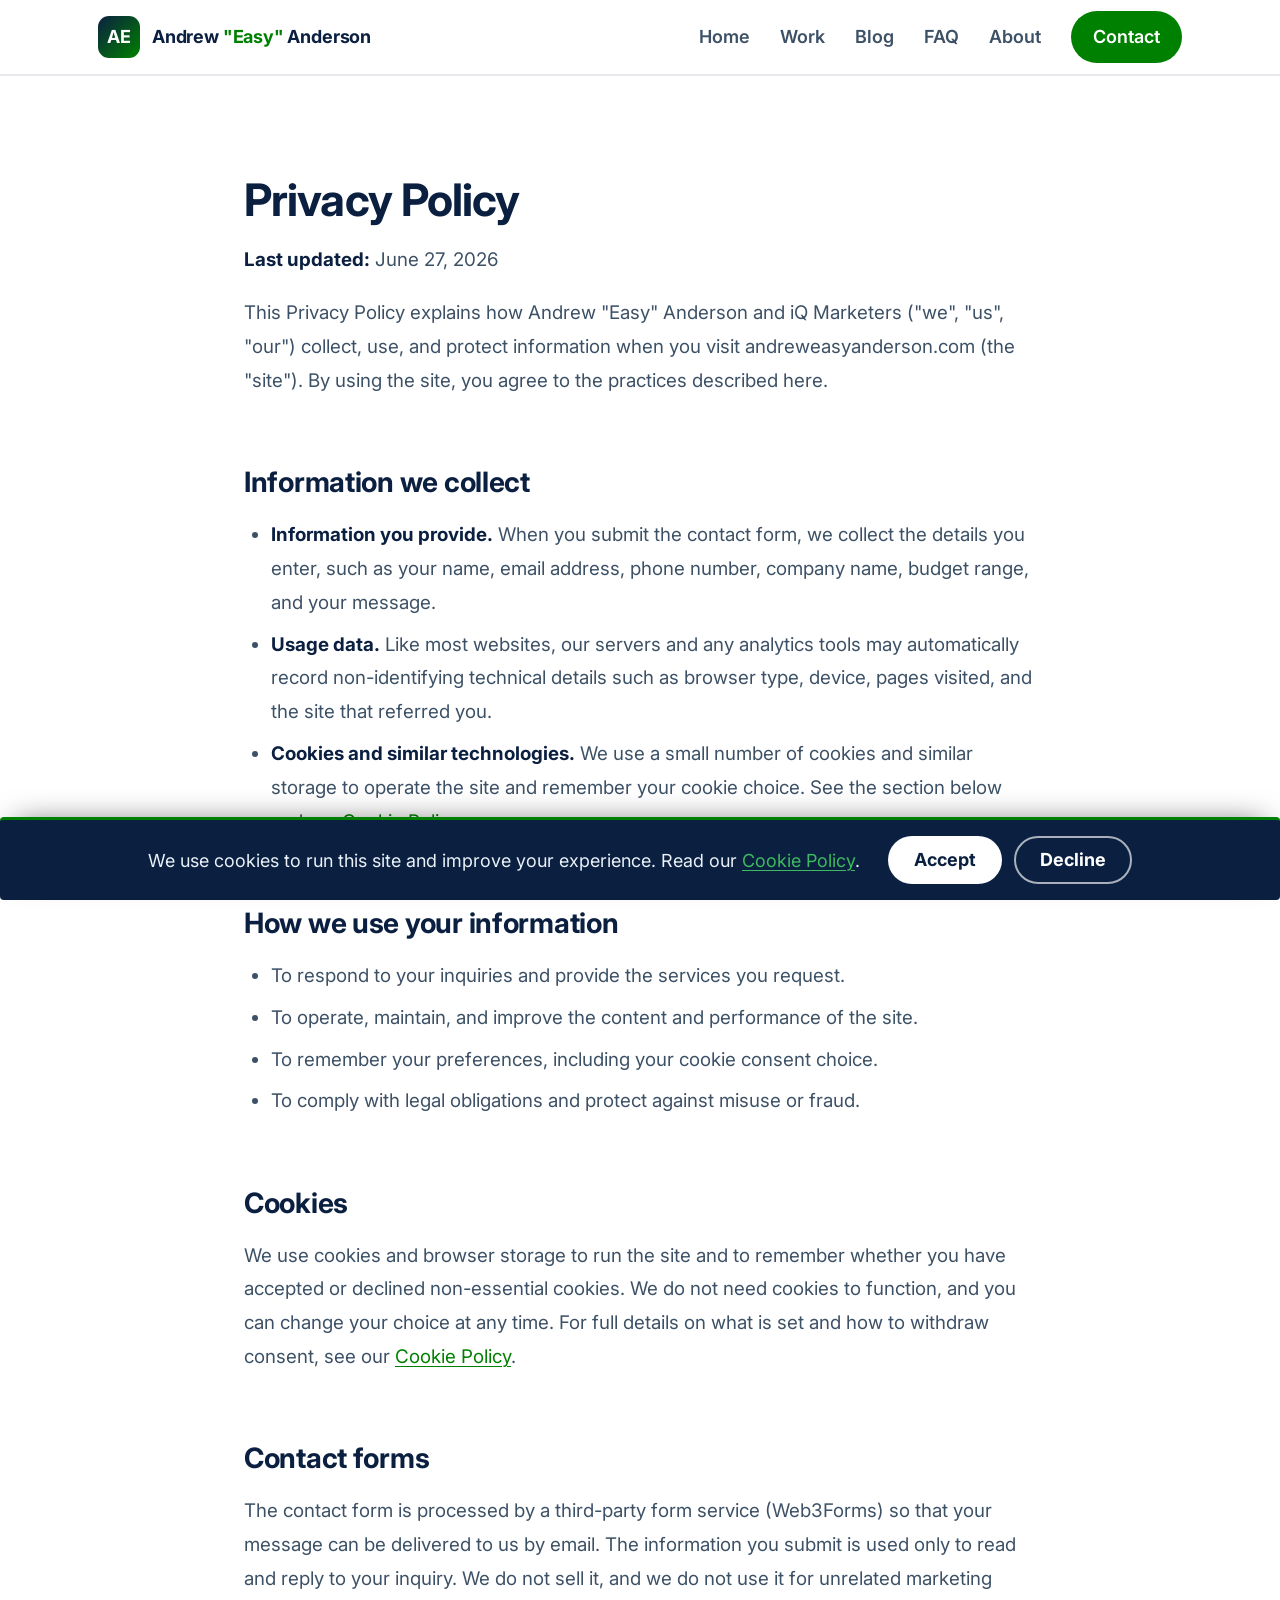
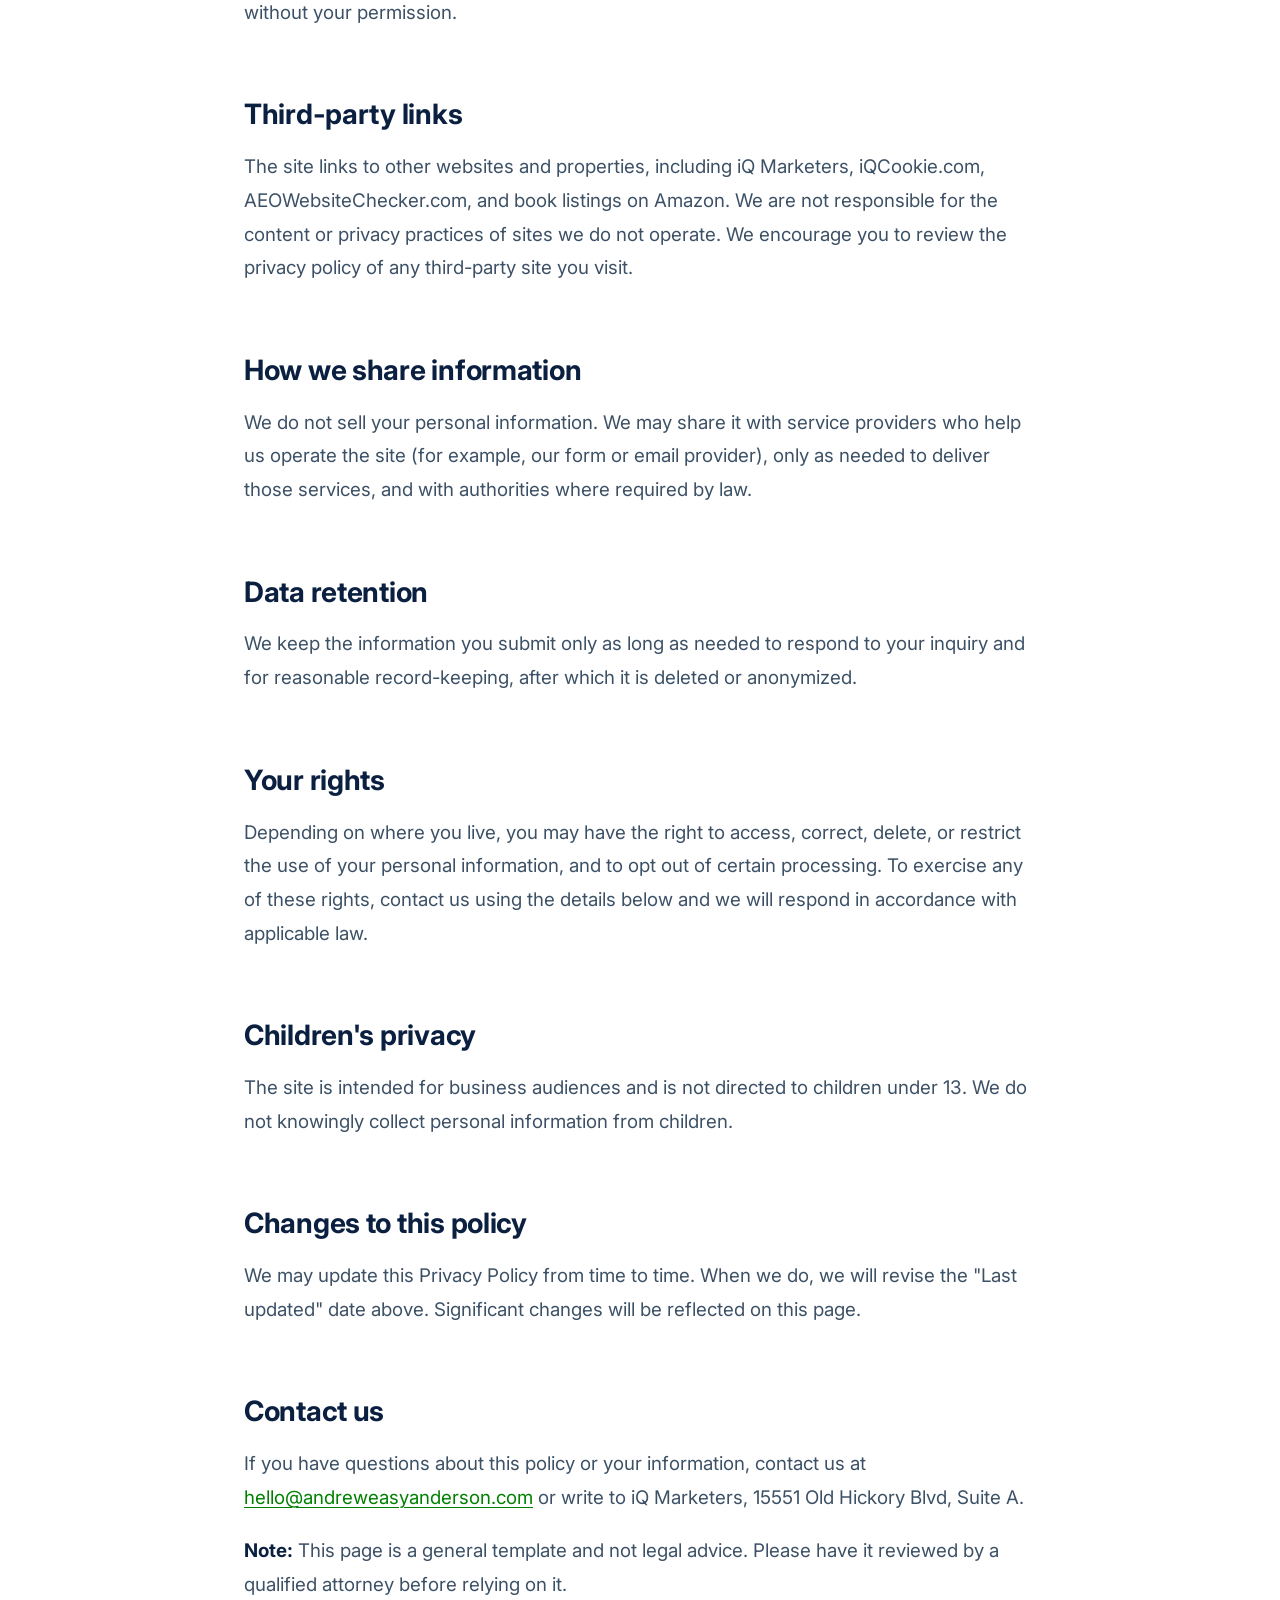
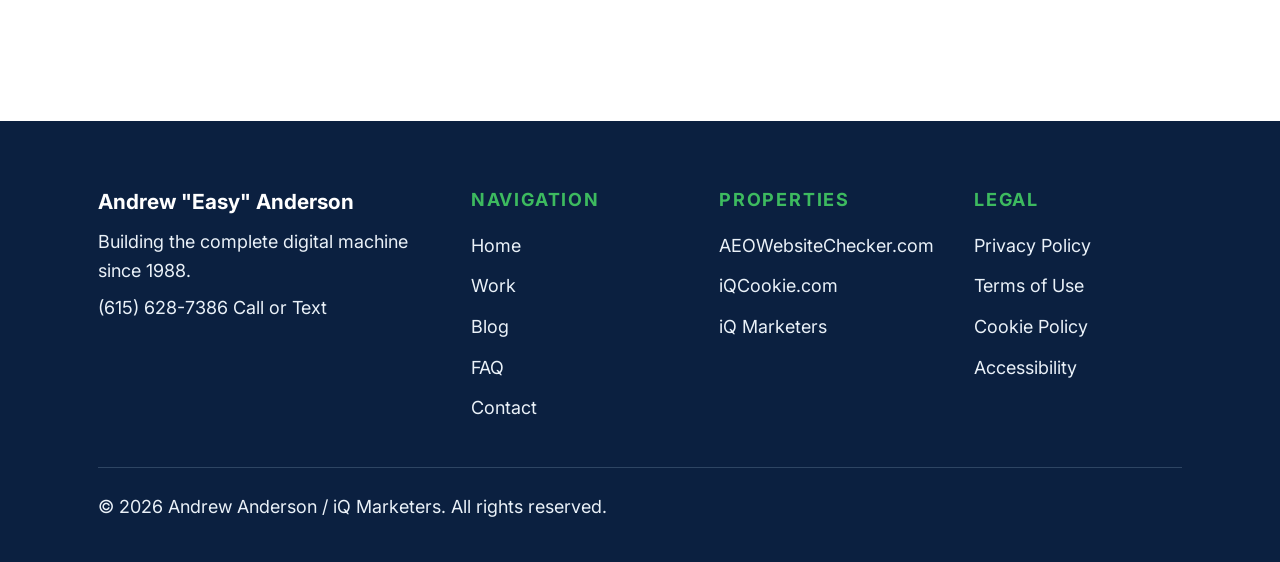
<file: privacy-policy.html>
<!DOCTYPE html>
<html lang="en">
<head>
  <meta charset="UTF-8" />
  <meta name="viewport" content="width=device-width, initial-scale=1.0" />

  <title>Privacy Policy — Andrew "Easy" Anderson</title>
  <meta name="description" content="How andreweasyanderson.com and iQ Marketers collect, use, and protect your information, including data collection, cookies, contact forms, and your privacy rights." />
  <link rel="canonical" href="https://andreweasyanderson.com/privacy-policy.html" />

  <meta property="og:type" content="website" />
  <meta property="og:url" content="https://andreweasyanderson.com/privacy-policy.html" />
  <meta property="og:title" content="Privacy Policy — Andrew &quot;Easy&quot; Anderson" />
  <meta property="og:description" content="How andreweasyanderson.com collects, uses, and protects your information." />
  <meta property="og:image" content="https://andreweasyanderson.com/assets/images/andrew-easy-anderson-aeo-pioneer.png" />
  <meta property="og:image:alt" content="Andrew &quot;Easy&quot; Anderson" />

  <link rel="preconnect" href="https://fonts.googleapis.com" />
  <link rel="preconnect" href="https://fonts.gstatic.com" crossorigin />
  <link rel="preload" as="style" href="https://fonts.googleapis.com/css2?family=Inter:wght@400;500;600;700;800&display=swap" onload="this.onload=null;this.rel='stylesheet'" />
  <noscript><link rel="stylesheet" href="https://fonts.googleapis.com/css2?family=Inter:wght@400;500;600;700;800&display=swap" /></noscript>
  <link rel="stylesheet" href="assets/css/style.css" />

  <script type="application/ld+json">
  {
    "@context": "https://schema.org",
    "@type": "WebPage",
    "name": "Privacy Policy",
    "url": "https://andreweasyanderson.com/privacy-policy.html",
    "publisher": {
      "@type": "Organization",
      "name": "iQ Marketers",
      "url": "https://iqmarketers.com/"
    }
  }
  </script>
</head>

<body>
  <a class="skip-link" href="#main">Skip to content</a>

  <header class="site-header">
    <div class="container header-inner">
      <a class="brand" href="index.html">
        <span class="brand-mark" aria-hidden="true">AE</span>
        <span class="brand-name">Andrew <span class="nickname">"Easy"</span> Anderson</span>
      </a>
      <nav class="site-nav" aria-label="Primary">
        <a href="index.html">Home</a>
        <a href="work.html">Work</a>
        <a href="blog/index.html">Blog</a>
        <a href="faq.html">FAQ</a>
        <a href="author/andrew-easy-anderson.html">About</a>
        <a class="nav-cta" href="https://calendly.com/iqmarketers-c4xd/30min" target="_blank" rel="noopener noreferrer">Contact</a>
      </nav>
    </div>
  </header>

  <main id="main">
    <article class="section">
      <div class="container">
        <div class="article">
          <h1>Privacy Policy</h1>
          <p><strong>Last updated:</strong> June 27, 2026</p>

          <p>This Privacy Policy explains how Andrew "Easy" Anderson and iQ Marketers ("we", "us", "our") collect, use, and protect information when you visit andreweasyanderson.com (the "site"). By using the site, you agree to the practices described here.</p>

          <h2>Information we collect</h2>
          <ul>
            <li><strong>Information you provide.</strong> When you submit the contact form, we collect the details you enter, such as your name, email address, phone number, company name, budget range, and your message.</li>
            <li><strong>Usage data.</strong> Like most websites, our servers and any analytics tools may automatically record non-identifying technical details such as browser type, device, pages visited, and the site that referred you.</li>
            <li><strong>Cookies and similar technologies.</strong> We use a small number of cookies and similar storage to operate the site and remember your cookie choice. See the section below and our <a href="cookie-policy.html">Cookie Policy</a>.</li>
          </ul>

          <h2>How we use your information</h2>
          <ul>
            <li>To respond to your inquiries and provide the services you request.</li>
            <li>To operate, maintain, and improve the content and performance of the site.</li>
            <li>To remember your preferences, including your cookie consent choice.</li>
            <li>To comply with legal obligations and protect against misuse or fraud.</li>
          </ul>

          <h2>Cookies</h2>
          <p>We use cookies and browser storage to run the site and to remember whether you have accepted or declined non-essential cookies. We do not need cookies to function, and you can change your choice at any time. For full details on what is set and how to withdraw consent, see our <a href="cookie-policy.html">Cookie Policy</a>.</p>

          <h2>Contact forms</h2>
          <p>The contact form is processed by a third-party form service (Web3Forms) so that your message can be delivered to us by email. The information you submit is used only to read and reply to your inquiry. We do not sell it, and we do not use it for unrelated marketing without your permission.</p>

          <h2>Third-party links</h2>
          <p>The site links to other websites and properties, including iQ Marketers, iQCookie.com, AEOWebsiteChecker.com, and book listings on Amazon. We are not responsible for the content or privacy practices of sites we do not operate. We encourage you to review the privacy policy of any third-party site you visit.</p>

          <h2>How we share information</h2>
          <p>We do not sell your personal information. We may share it with service providers who help us operate the site (for example, our form or email provider), only as needed to deliver those services, and with authorities where required by law.</p>

          <h2>Data retention</h2>
          <p>We keep the information you submit only as long as needed to respond to your inquiry and for reasonable record-keeping, after which it is deleted or anonymized.</p>

          <h2>Your rights</h2>
          <p>Depending on where you live, you may have the right to access, correct, delete, or restrict the use of your personal information, and to opt out of certain processing. To exercise any of these rights, contact us using the details below and we will respond in accordance with applicable law.</p>

          <h2>Children's privacy</h2>
          <p>The site is intended for business audiences and is not directed to children under 13. We do not knowingly collect personal information from children.</p>

          <h2>Changes to this policy</h2>
          <p>We may update this Privacy Policy from time to time. When we do, we will revise the "Last updated" date above. Significant changes will be reflected on this page.</p>

          <h2>Contact us</h2>
          <p>If you have questions about this policy or your information, contact us at <a href="mailto:hello@andreweasyanderson.com">hello@andreweasyanderson.com</a> or write to iQ Marketers, 15551 Old Hickory Blvd, Suite A.</p>

          <p><strong>Note:</strong> This page is a general template and not legal advice. Please have it reviewed by a qualified attorney before relying on it.</p>
        </div>
      </div>
    </article>
  </main>

  <footer class="site-footer footer-rich">
    <div class="container">
      <div class="footer-cols">
        <div class="footer-brand">
          <p class="footer-logo">Andrew "Easy" Anderson</p>
          <p>Building the complete digital machine since 1988.</p>
          <p><a href="tel:+16156287386">(615) 628-7386</a> Call or Text</p>
        </div>
        <nav class="footer-col" aria-label="Site">
          <h2>Navigation</h2>
          <ul>
            <li><a href="index.html">Home</a></li>
            <li><a href="work.html">Work</a></li>
            <li><a href="blog/index.html">Blog</a></li>
            <li><a href="faq.html">FAQ</a></li>
            <li><a href="contact.html">Contact</a></li>
          </ul>
        </nav>
        <nav class="footer-col" aria-label="Properties">
          <h2>Properties</h2>
          <ul>
            <li><a href="https://aeowebsitechecker.com/">AEOWebsiteChecker.com</a></li>
            <li><a href="https://iqcookie.com/">iQCookie.com</a></li>
            <li><a href="https://iqmarketers.com/">iQ Marketers</a></li>
          </ul>
        </nav>
        <nav class="footer-col" aria-label="Legal">
          <h2>Legal</h2>
          <ul>
            <li><a href="privacy-policy.html" aria-current="page">Privacy Policy</a></li>
            <li><a href="terms.html">Terms of Use</a></li>
            <li><a href="cookie-policy.html">Cookie Policy</a></li>
            <li><a href="accessibility.html">Accessibility</a></li>
          </ul>
        </nav>
      </div>
      <div class="footer-bottom">
        <p>&copy; <span id="year">2026</span> Andrew Anderson / iQ Marketers. All rights reserved.</p>
      </div>
    </div>
  </footer>

  <script src="assets/js/main.js" defer></script>
</body>
</html>
</file>
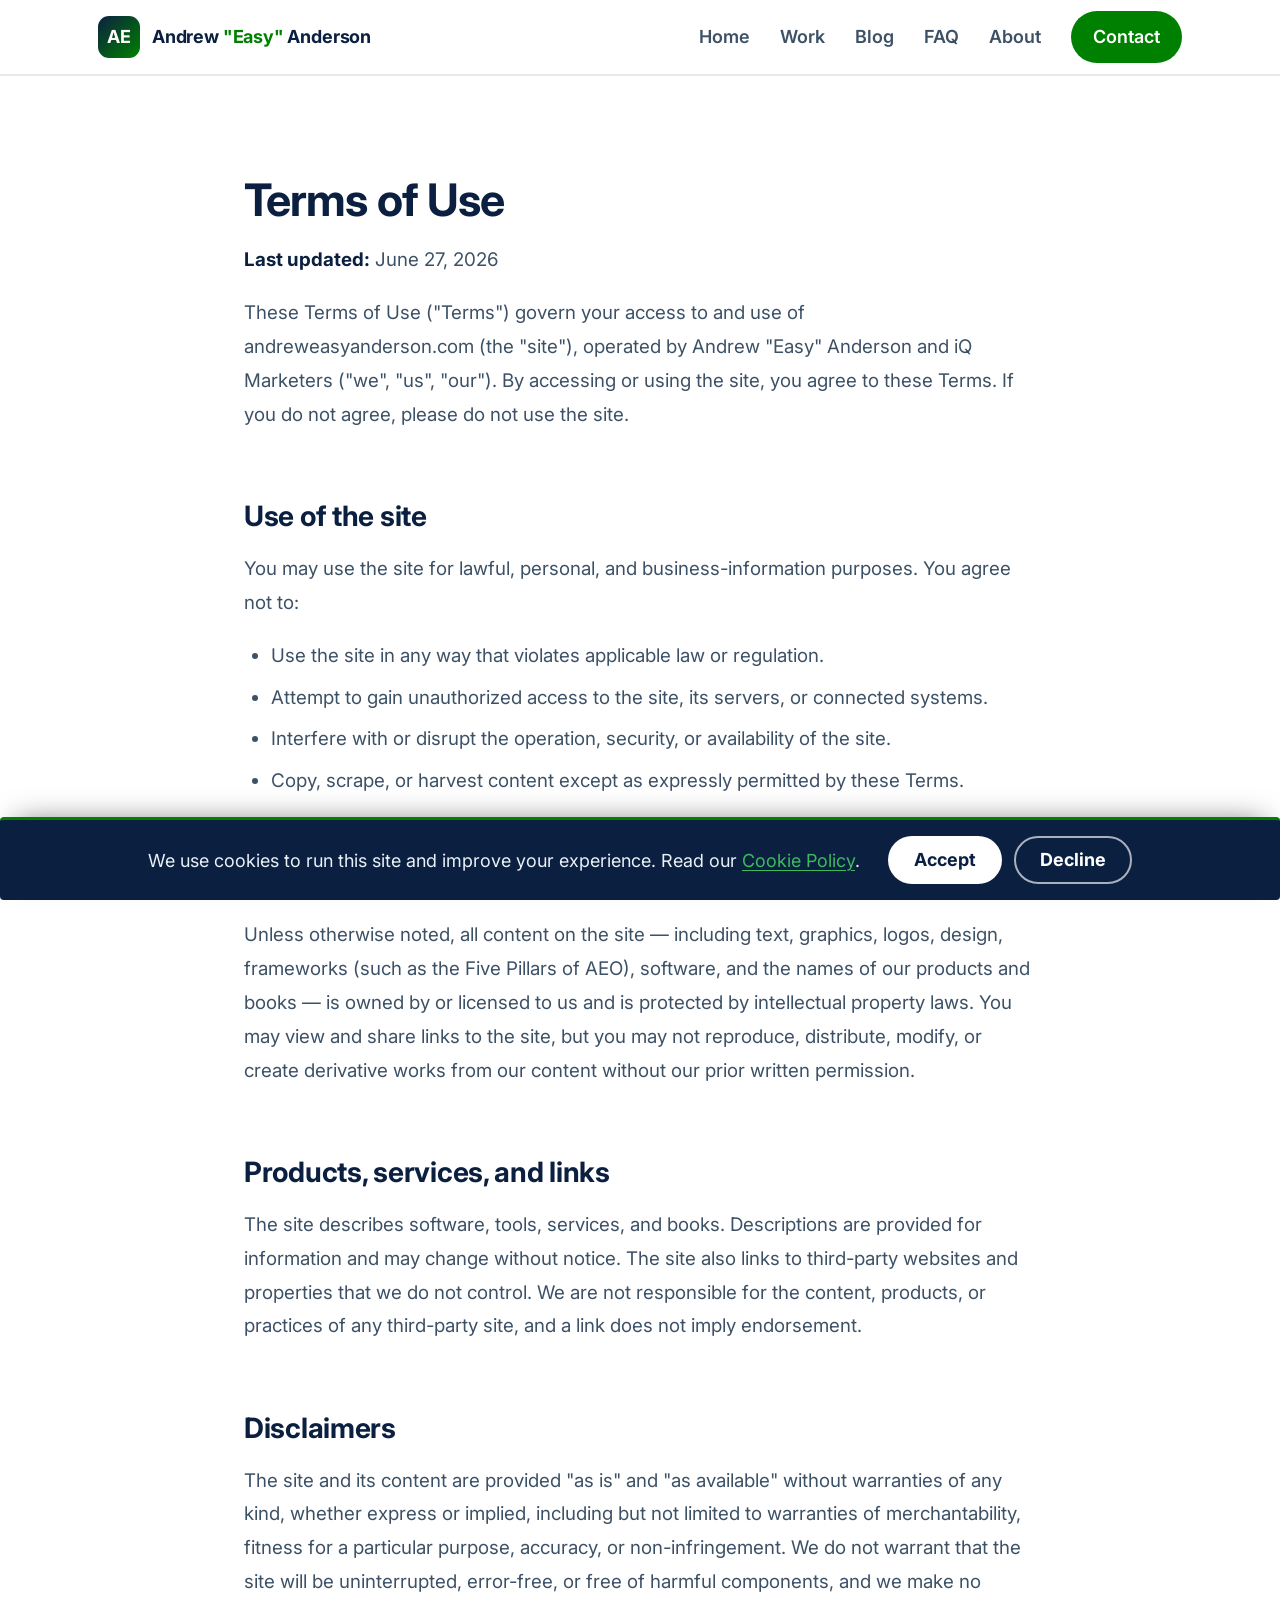
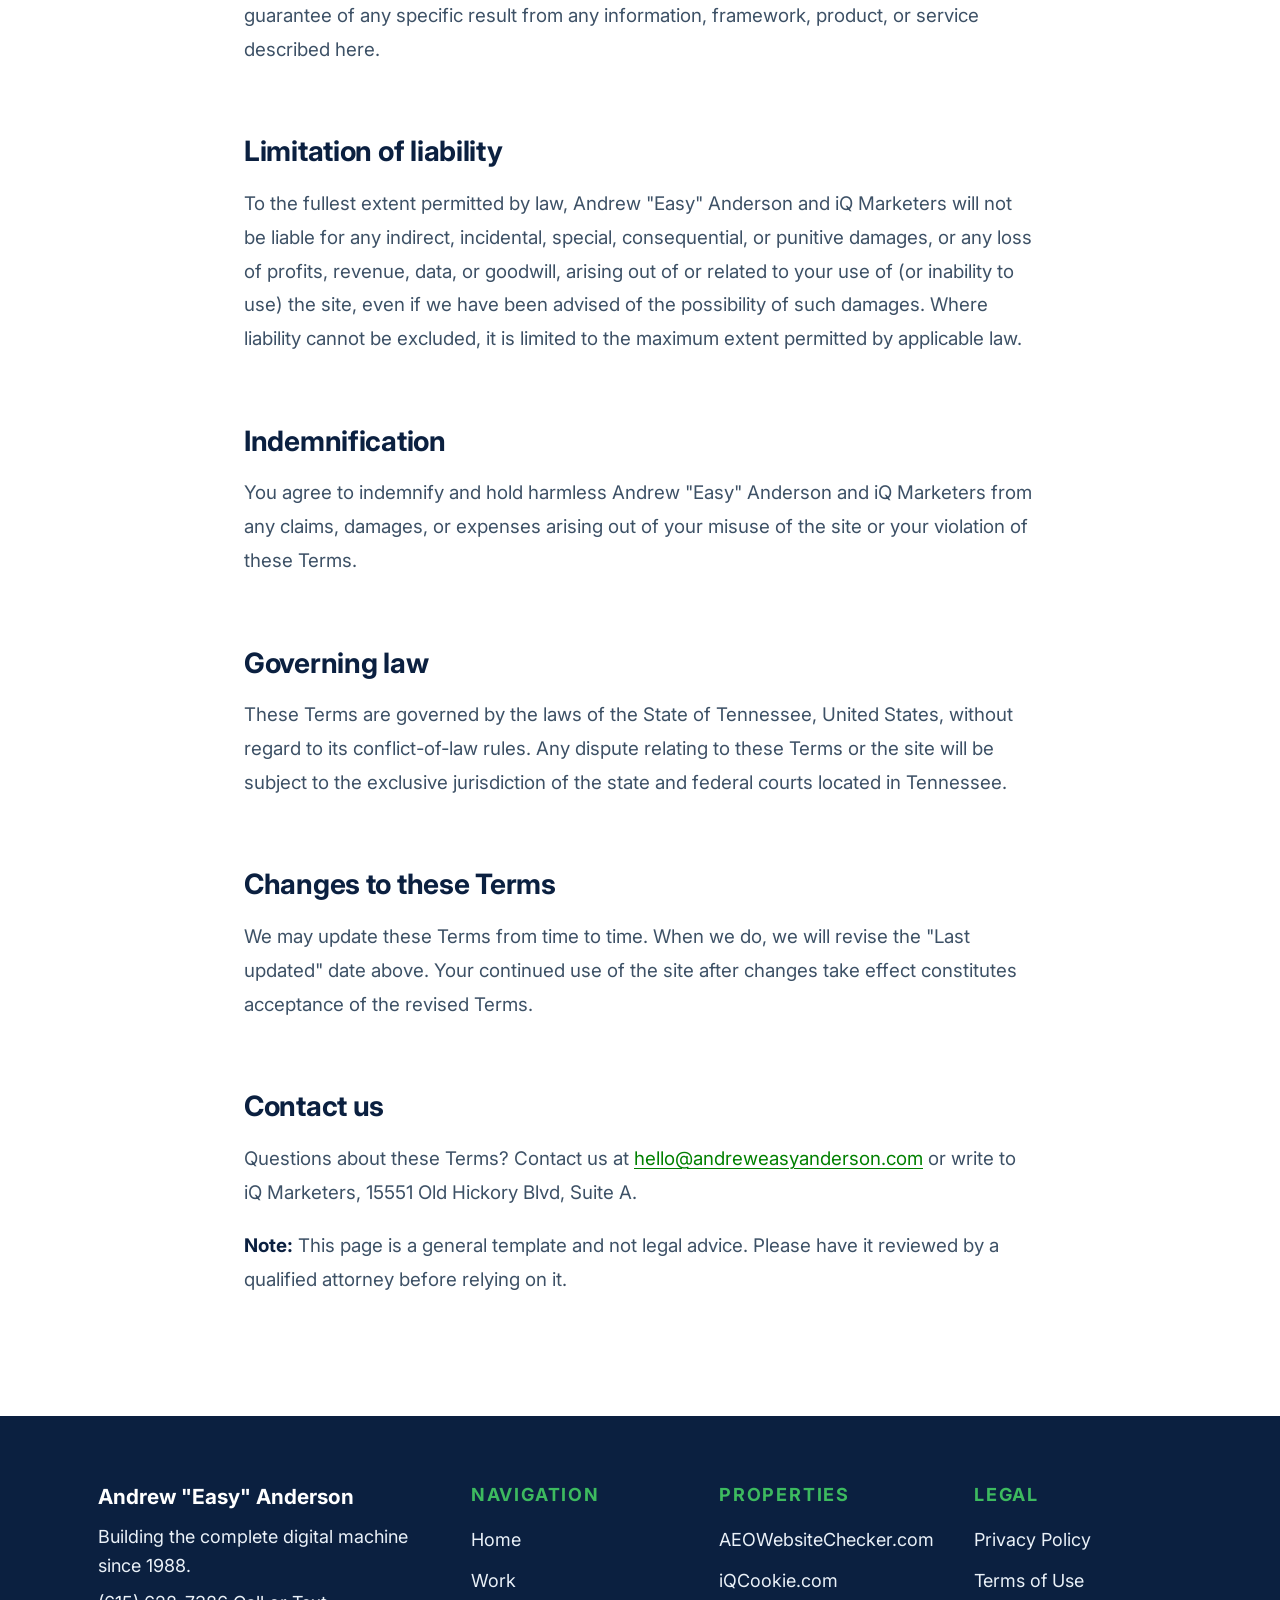
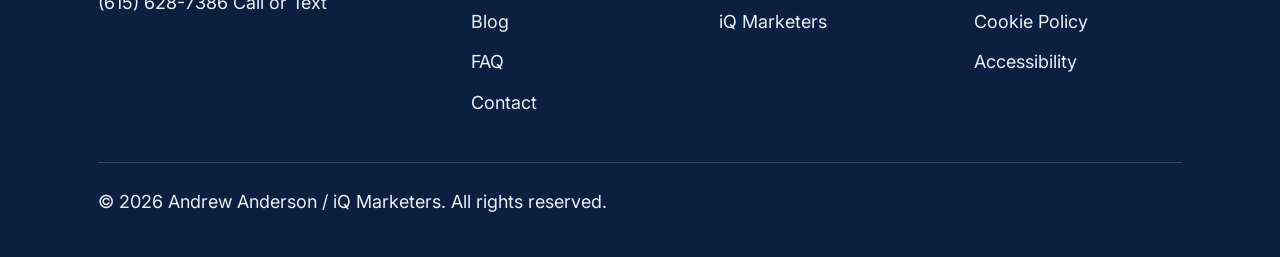
<file: terms.html>
<!DOCTYPE html>
<html lang="en">
<head>
  <meta charset="UTF-8" />
  <meta name="viewport" content="width=device-width, initial-scale=1.0" />

  <title>Terms of Use — Andrew "Easy" Anderson</title>
  <meta name="description" content="The terms governing your use of andreweasyanderson.com, including intellectual property, disclaimers, limitation of liability, and governing law." />
  <link rel="canonical" href="https://andreweasyanderson.com/terms.html" />

  <meta property="og:type" content="website" />
  <meta property="og:url" content="https://andreweasyanderson.com/terms.html" />
  <meta property="og:title" content="Terms of Use — Andrew &quot;Easy&quot; Anderson" />
  <meta property="og:description" content="The terms governing your use of andreweasyanderson.com." />
  <meta property="og:image" content="https://andreweasyanderson.com/assets/images/andrew-easy-anderson-aeo-pioneer.png" />
  <meta property="og:image:alt" content="Andrew &quot;Easy&quot; Anderson" />

  <link rel="preconnect" href="https://fonts.googleapis.com" />
  <link rel="preconnect" href="https://fonts.gstatic.com" crossorigin />
  <link rel="preload" as="style" href="https://fonts.googleapis.com/css2?family=Inter:wght@400;500;600;700;800&display=swap" onload="this.onload=null;this.rel='stylesheet'" />
  <noscript><link rel="stylesheet" href="https://fonts.googleapis.com/css2?family=Inter:wght@400;500;600;700;800&display=swap" /></noscript>
  <link rel="stylesheet" href="assets/css/style.css" />

  <script type="application/ld+json">
  {
    "@context": "https://schema.org",
    "@type": "WebPage",
    "name": "Terms of Use",
    "url": "https://andreweasyanderson.com/terms.html",
    "publisher": {
      "@type": "Organization",
      "name": "iQ Marketers",
      "url": "https://iqmarketers.com/"
    }
  }
  </script>
</head>

<body>
  <a class="skip-link" href="#main">Skip to content</a>

  <header class="site-header">
    <div class="container header-inner">
      <a class="brand" href="index.html">
        <span class="brand-mark" aria-hidden="true">AE</span>
        <span class="brand-name">Andrew <span class="nickname">"Easy"</span> Anderson</span>
      </a>
      <nav class="site-nav" aria-label="Primary">
        <a href="index.html">Home</a>
        <a href="work.html">Work</a>
        <a href="blog/index.html">Blog</a>
        <a href="faq.html">FAQ</a>
        <a href="author/andrew-easy-anderson.html">About</a>
        <a class="nav-cta" href="https://calendly.com/iqmarketers-c4xd/30min" target="_blank" rel="noopener noreferrer">Contact</a>
      </nav>
    </div>
  </header>

  <main id="main">
    <article class="section">
      <div class="container">
        <div class="article">
          <h1>Terms of Use</h1>
          <p><strong>Last updated:</strong> June 27, 2026</p>

          <p>These Terms of Use ("Terms") govern your access to and use of andreweasyanderson.com (the "site"), operated by Andrew "Easy" Anderson and iQ Marketers ("we", "us", "our"). By accessing or using the site, you agree to these Terms. If you do not agree, please do not use the site.</p>

          <h2>Use of the site</h2>
          <p>You may use the site for lawful, personal, and business-information purposes. You agree not to:</p>
          <ul>
            <li>Use the site in any way that violates applicable law or regulation.</li>
            <li>Attempt to gain unauthorized access to the site, its servers, or connected systems.</li>
            <li>Interfere with or disrupt the operation, security, or availability of the site.</li>
            <li>Copy, scrape, or harvest content except as expressly permitted by these Terms.</li>
          </ul>

          <h2>Intellectual property</h2>
          <p>Unless otherwise noted, all content on the site — including text, graphics, logos, design, frameworks (such as the Five Pillars of AEO), software, and the names of our products and books — is owned by or licensed to us and is protected by intellectual property laws. You may view and share links to the site, but you may not reproduce, distribute, modify, or create derivative works from our content without our prior written permission.</p>

          <h2>Products, services, and links</h2>
          <p>The site describes software, tools, services, and books. Descriptions are provided for information and may change without notice. The site also links to third-party websites and properties that we do not control. We are not responsible for the content, products, or practices of any third-party site, and a link does not imply endorsement.</p>

          <h2>Disclaimers</h2>
          <p>The site and its content are provided "as is" and "as available" without warranties of any kind, whether express or implied, including but not limited to warranties of merchantability, fitness for a particular purpose, accuracy, or non-infringement. We do not warrant that the site will be uninterrupted, error-free, or free of harmful components, and we make no guarantee of any specific result from any information, framework, product, or service described here.</p>

          <h2>Limitation of liability</h2>
          <p>To the fullest extent permitted by law, Andrew "Easy" Anderson and iQ Marketers will not be liable for any indirect, incidental, special, consequential, or punitive damages, or any loss of profits, revenue, data, or goodwill, arising out of or related to your use of (or inability to use) the site, even if we have been advised of the possibility of such damages. Where liability cannot be excluded, it is limited to the maximum extent permitted by applicable law.</p>

          <h2>Indemnification</h2>
          <p>You agree to indemnify and hold harmless Andrew "Easy" Anderson and iQ Marketers from any claims, damages, or expenses arising out of your misuse of the site or your violation of these Terms.</p>

          <h2>Governing law</h2>
          <p>These Terms are governed by the laws of the State of Tennessee, United States, without regard to its conflict-of-law rules. Any dispute relating to these Terms or the site will be subject to the exclusive jurisdiction of the state and federal courts located in Tennessee.</p>

          <h2>Changes to these Terms</h2>
          <p>We may update these Terms from time to time. When we do, we will revise the "Last updated" date above. Your continued use of the site after changes take effect constitutes acceptance of the revised Terms.</p>

          <h2>Contact us</h2>
          <p>Questions about these Terms? Contact us at <a href="mailto:hello@andreweasyanderson.com">hello@andreweasyanderson.com</a> or write to iQ Marketers, 15551 Old Hickory Blvd, Suite A.</p>

          <p><strong>Note:</strong> This page is a general template and not legal advice. Please have it reviewed by a qualified attorney before relying on it.</p>
        </div>
      </div>
    </article>
  </main>

  <footer class="site-footer footer-rich">
    <div class="container">
      <div class="footer-cols">
        <div class="footer-brand">
          <p class="footer-logo">Andrew "Easy" Anderson</p>
          <p>Building the complete digital machine since 1988.</p>
          <p><a href="tel:+16156287386">(615) 628-7386</a> Call or Text</p>
        </div>
        <nav class="footer-col" aria-label="Site">
          <h2>Navigation</h2>
          <ul>
            <li><a href="index.html">Home</a></li>
            <li><a href="work.html">Work</a></li>
            <li><a href="blog/index.html">Blog</a></li>
            <li><a href="faq.html">FAQ</a></li>
            <li><a href="contact.html">Contact</a></li>
          </ul>
        </nav>
        <nav class="footer-col" aria-label="Properties">
          <h2>Properties</h2>
          <ul>
            <li><a href="https://aeowebsitechecker.com/">AEOWebsiteChecker.com</a></li>
            <li><a href="https://iqcookie.com/">iQCookie.com</a></li>
            <li><a href="https://iqmarketers.com/">iQ Marketers</a></li>
          </ul>
        </nav>
        <nav class="footer-col" aria-label="Legal">
          <h2>Legal</h2>
          <ul>
            <li><a href="privacy-policy.html">Privacy Policy</a></li>
            <li><a href="terms.html" aria-current="page">Terms of Use</a></li>
            <li><a href="cookie-policy.html">Cookie Policy</a></li>
            <li><a href="accessibility.html">Accessibility</a></li>
          </ul>
        </nav>
      </div>
      <div class="footer-bottom">
        <p>&copy; <span id="year">2026</span> Andrew Anderson / iQ Marketers. All rights reserved.</p>
      </div>
    </div>
  </footer>

  <script src="assets/js/main.js" defer></script>
</body>
</html>
</file>
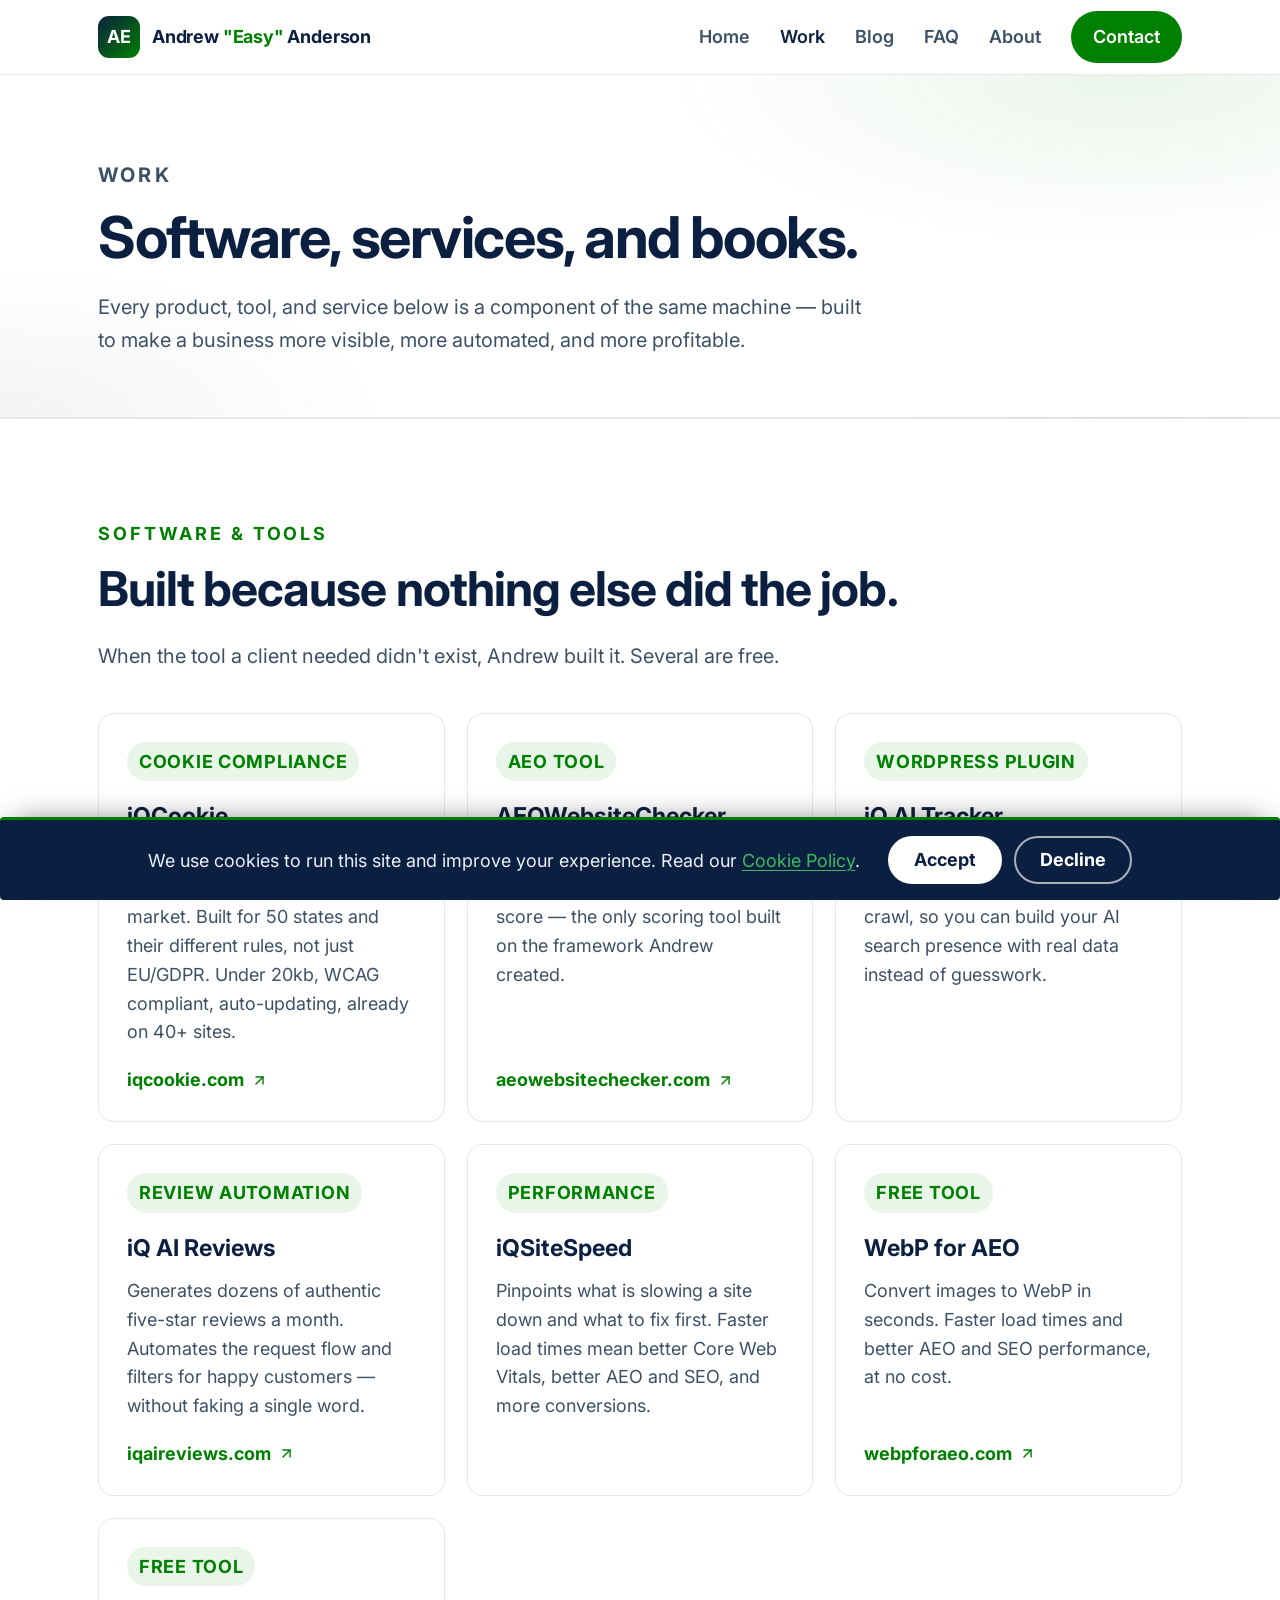
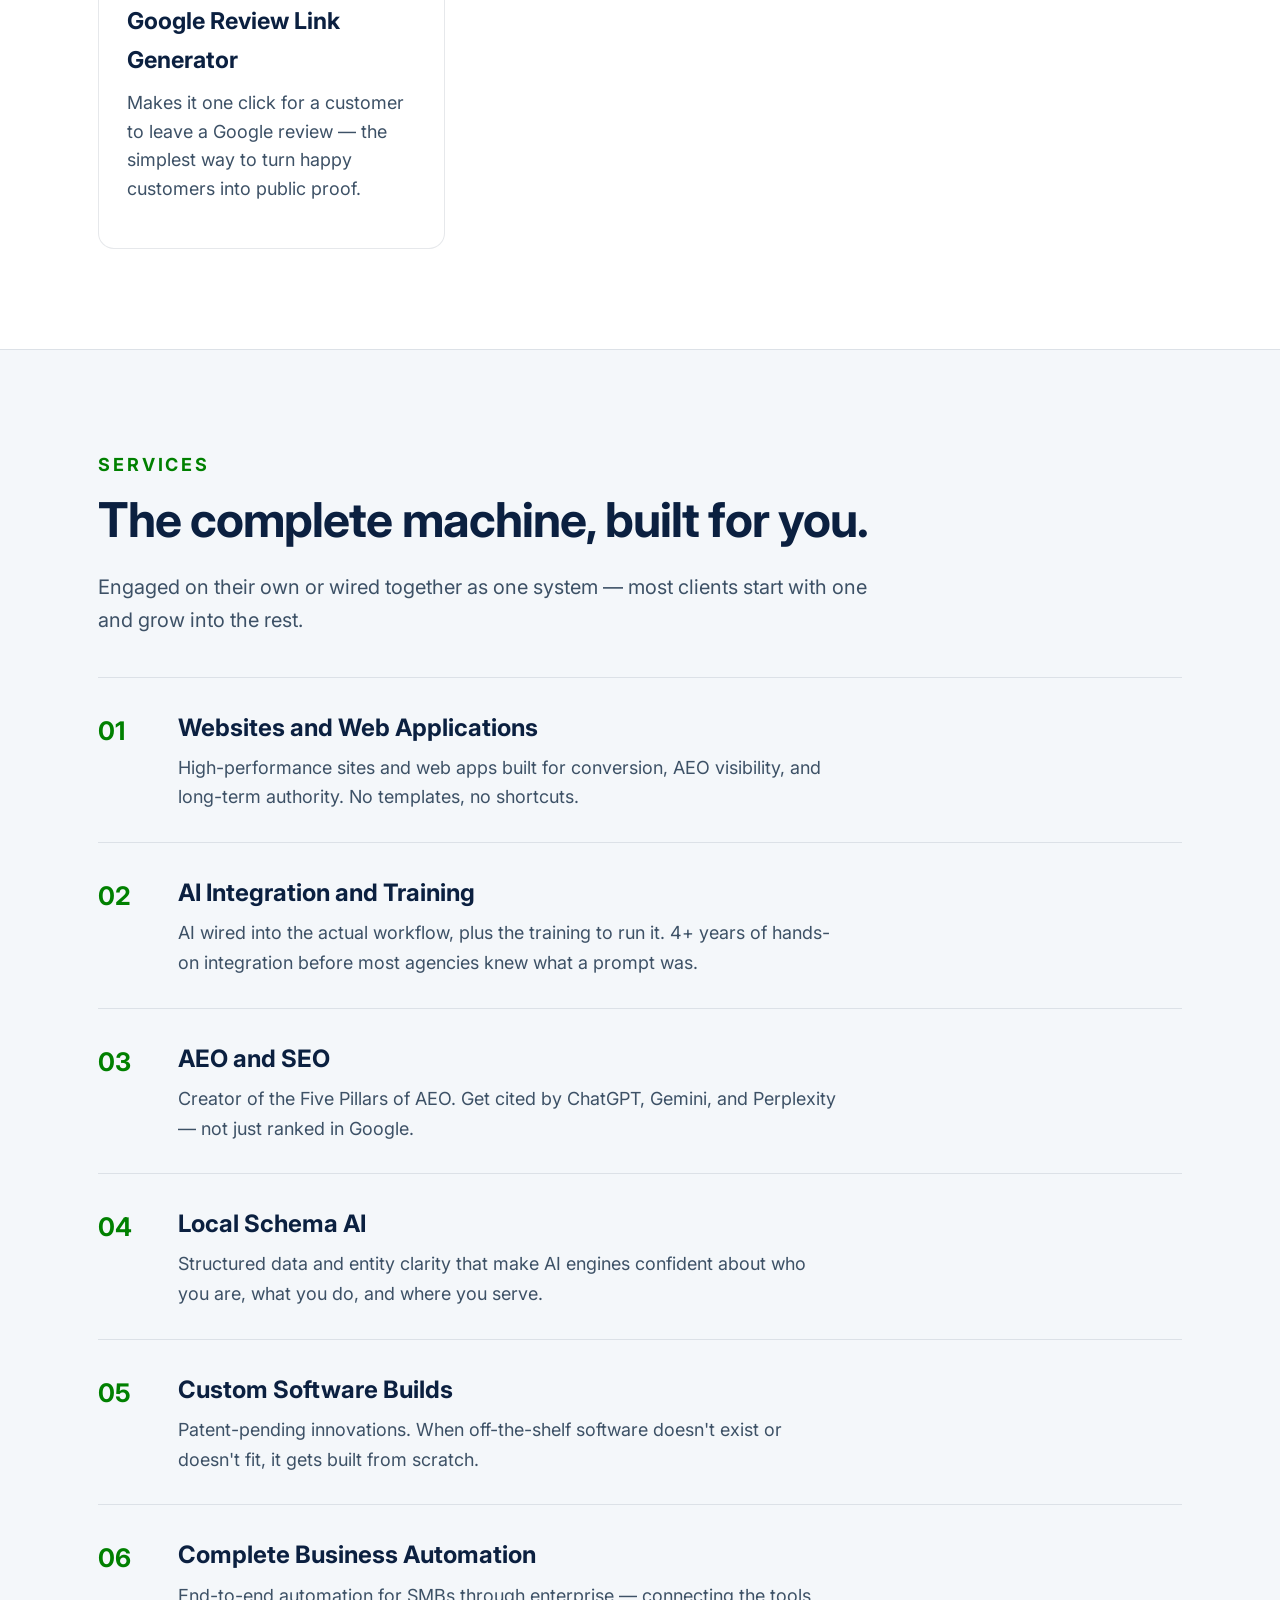
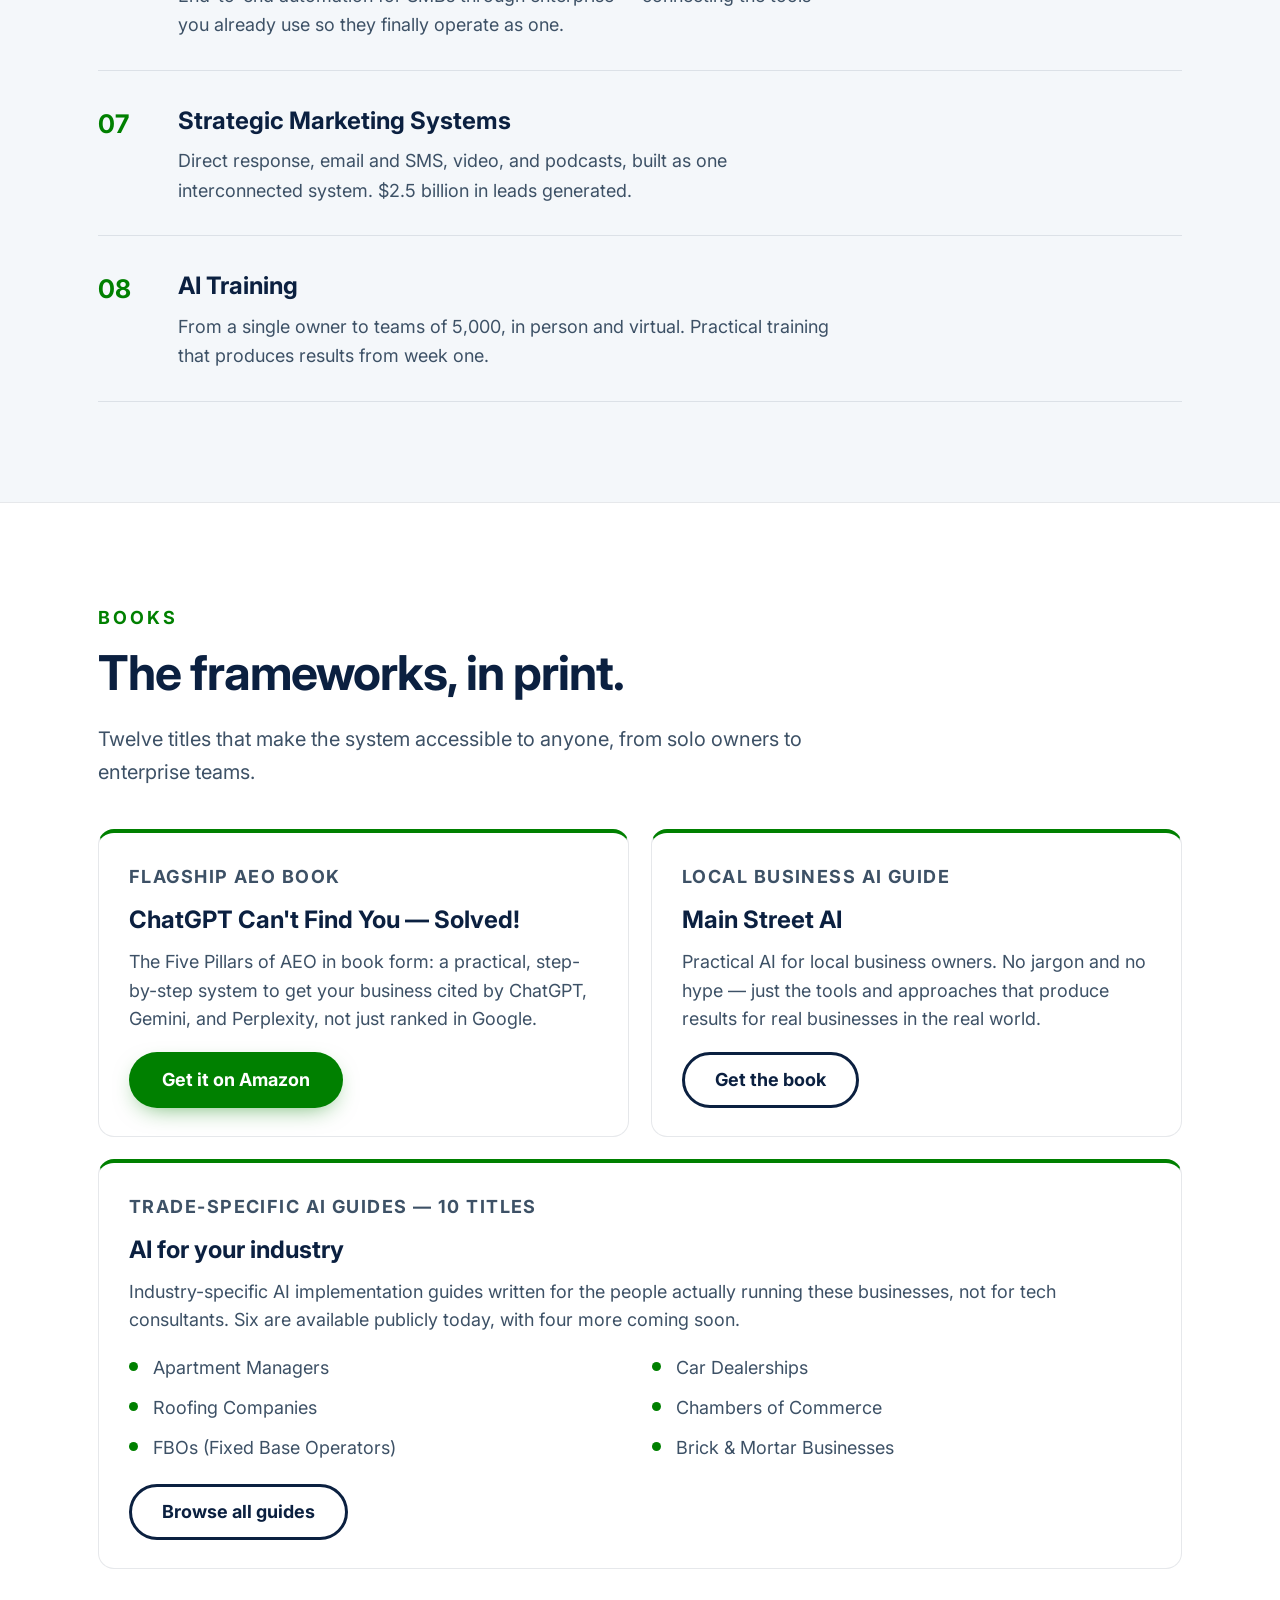
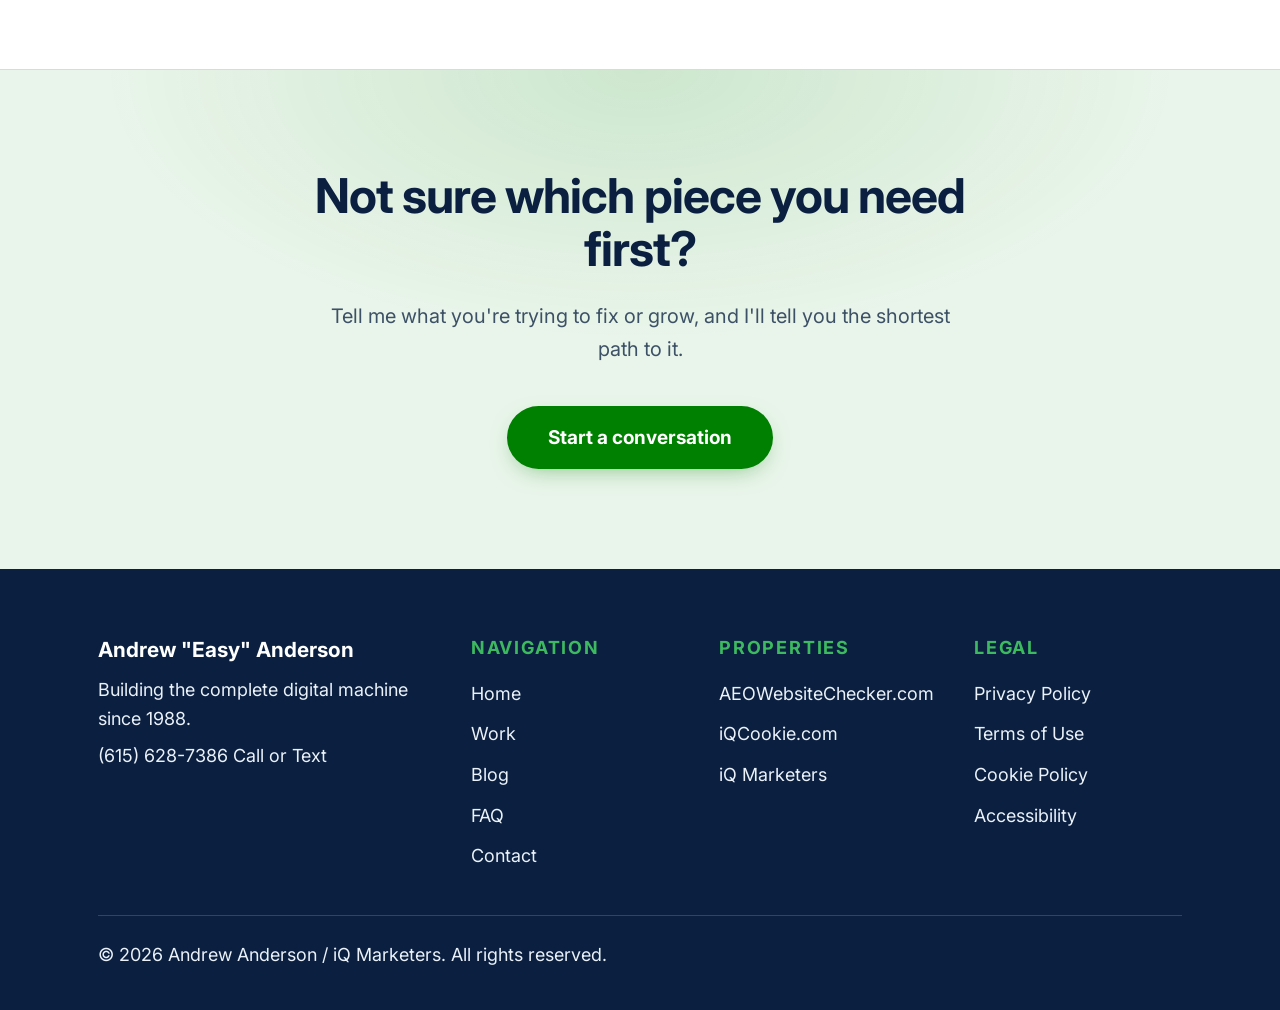
<file: work.html>
<!DOCTYPE html>
<html lang="en">
<head>
  <meta charset="UTF-8" />
  <meta name="viewport" content="width=device-width, initial-scale=1.0" />

  <title>Work — Software, Tools, Services &amp; Books | Andrew "Easy" Anderson</title>
  <meta name="description" content="The complete portfolio: software and tools (iQCookie, AEOWebsiteChecker, iQ AI Tracker and more), services from websites to full business automation, and books including &quot;ChatGPT Can't Find You.&quot;" />
  <link rel="canonical" href="https://andreweasyanderson.com/work.html" />

  <meta property="og:type" content="website" />
  <meta property="og:url" content="https://andreweasyanderson.com/work.html" />
  <meta property="og:title" content="Work — Software, Tools, Services &amp; Books" />
  <meta property="og:description" content="Software, tools, services, and books from Andrew &quot;Easy&quot; Anderson — built to work together as one complete digital machine." />
  <meta property="og:image" content="https://andreweasyanderson.com/assets/images/andrew-easy-anderson-aeo-pioneer.png" />
  <meta property="og:image:alt" content="Andrew &quot;Easy&quot; Anderson" />

  <link rel="preconnect" href="https://fonts.googleapis.com" />
  <link rel="preconnect" href="https://fonts.gstatic.com" crossorigin />
  <link rel="preload" as="style" href="https://fonts.googleapis.com/css2?family=Inter:wght@400;500;600;700;800&display=swap" onload="this.onload=null;this.rel='stylesheet'" />
  <noscript><link rel="stylesheet" href="https://fonts.googleapis.com/css2?family=Inter:wght@400;500;600;700;800&display=swap" /></noscript>
  <link rel="stylesheet" href="assets/css/style.css" />

  <script type="application/ld+json">
  {
    "@context": "https://schema.org",
    "@type": "CollectionPage",
    "name": "Work — Software, Tools, Services and Books",
    "url": "https://andreweasyanderson.com/work.html",
    "about": "Software, tools, services, and books by Andrew \"Easy\" Anderson and iQ Marketers.",
    "mainEntity": {
      "@type": "ItemList",
      "itemListElement": [
        { "@type": "ListItem", "position": 1, "name": "iQCookie", "url": "https://iqcookie.com/" },
        { "@type": "ListItem", "position": 2, "name": "AEOWebsiteChecker", "url": "https://aeowebsitechecker.com/" },
        { "@type": "ListItem", "position": 3, "name": "iQ AI Tracker" },
        { "@type": "ListItem", "position": 4, "name": "iQ AI Reviews", "url": "https://iqaireviews.com/" },
        { "@type": "ListItem", "position": 5, "name": "iQSiteSpeed" },
        { "@type": "ListItem", "position": 6, "name": "WebP for AEO", "url": "https://webpforaeo.com/" },
        { "@type": "ListItem", "position": 7, "name": "Google Review Link Generator" }
      ]
    }
  }
  </script>
</head>

<body>
  <a class="skip-link" href="#main">Skip to content</a>

  <header class="site-header">
    <div class="container header-inner">
      <a class="brand" href="index.html">
        <span class="brand-mark" aria-hidden="true">AE</span>
        <span class="brand-name">Andrew <span class="nickname">"Easy"</span> Anderson</span>
      </a>
      <nav class="site-nav" aria-label="Primary">
        <a href="index.html">Home</a>
        <a href="work.html" aria-current="page">Work</a>
        <a href="blog/index.html">Blog</a>
        <a href="faq.html">FAQ</a>
        <a href="author/andrew-easy-anderson.html">About</a>
        <a class="nav-cta" href="https://calendly.com/iqmarketers-c4xd/30min" target="_blank" rel="noopener noreferrer">Contact</a>
      </nav>
    </div>
  </header>

  <main id="main">

    <section class="page-hero">
      <div class="container">
        <p class="eyebrow">Work</p>
        <h1>Software, services, and books.</h1>
        <p>Every product, tool, and service below is a component of the same machine — built to make a business more visible, more automated, and more profitable.</p>
      </div>
    </section>

    <!-- ============ SOFTWARE & TOOLS ============ -->
    <section class="section">
      <div class="container">
        <p class="section-eyebrow">Software &amp; Tools</p>
        <h2 class="section-title">Built because nothing else did the job.</h2>
        <p class="section-lede">When the tool a client needed didn't exist, Andrew built it. Several are free.</p>

        <div class="product-grid">
          <article class="product-card">
            <span class="product-tag">Cookie compliance</span>
            <h3>iQCookie</h3>
            <p>The only US-focused cookie compliance platform on the market. Built for 50 states and their different rules, not just EU/GDPR. Under 20kb, WCAG compliant, auto-updating, already on 40+ sites.</p>
            <a class="product-link" href="https://iqcookie.com/">iqcookie.com
              <svg viewBox="0 0 24 24" fill="none" stroke="currentColor" stroke-width="2" stroke-linecap="round" stroke-linejoin="round" aria-hidden="true"><line x1="7" y1="17" x2="17" y2="7" /><polyline points="7 7 17 7 17 17" /></svg>
            </a>
          </article>

          <article class="product-card">
            <span class="product-tag">AEO tool</span>
            <h3>AEOWebsiteChecker</h3>
            <p>Free AEO scoring tool. Enter any URL and get an instant Five Pillars score — the only scoring tool built on the framework Andrew created.</p>
            <a class="product-link" href="https://aeowebsitechecker.com/">aeowebsitechecker.com
              <svg viewBox="0 0 24 24" fill="none" stroke="currentColor" stroke-width="2" stroke-linecap="round" stroke-linejoin="round" aria-hidden="true"><line x1="7" y1="17" x2="17" y2="7" /><polyline points="7 7 17 7 17 17" /></svg>
            </a>
          </article>

          <article class="product-card">
            <span class="product-tag">WordPress plugin</span>
            <h3>iQ AI Tracker</h3>
            <p>Shows exactly which AI bots visit your site and which pages they crawl, so you can build your AI search presence with real data instead of guesswork.</p>
          </article>

          <article class="product-card">
            <span class="product-tag">Review automation</span>
            <h3>iQ AI Reviews</h3>
            <p>Generates dozens of authentic five-star reviews a month. Automates the request flow and filters for happy customers — without faking a single word.</p>
            <a class="product-link" href="https://iqaireviews.com/">iqaireviews.com
              <svg viewBox="0 0 24 24" fill="none" stroke="currentColor" stroke-width="2" stroke-linecap="round" stroke-linejoin="round" aria-hidden="true"><line x1="7" y1="17" x2="17" y2="7" /><polyline points="7 7 17 7 17 17" /></svg>
            </a>
          </article>

          <article class="product-card">
            <span class="product-tag">Performance</span>
            <h3>iQSiteSpeed</h3>
            <p>Pinpoints what is slowing a site down and what to fix first. Faster load times mean better Core Web Vitals, better AEO and SEO, and more conversions.</p>
          </article>

          <article class="product-card">
            <span class="product-tag">Free tool</span>
            <h3>WebP for AEO</h3>
            <p>Convert images to WebP in seconds. Faster load times and better AEO and SEO performance, at no cost.</p>
            <a class="product-link" href="https://webpforaeo.com/">webpforaeo.com
              <svg viewBox="0 0 24 24" fill="none" stroke="currentColor" stroke-width="2" stroke-linecap="round" stroke-linejoin="round" aria-hidden="true"><line x1="7" y1="17" x2="17" y2="7" /><polyline points="7 7 17 7 17 17" /></svg>
            </a>
          </article>

          <article class="product-card">
            <span class="product-tag">Free tool</span>
            <h3>Google Review Link Generator</h3>
            <p>Makes it one click for a customer to leave a Google review — the simplest way to turn happy customers into public proof.</p>
          </article>
        </div>
      </div>
    </section>

    <!-- ============ SERVICES ============ -->
    <section class="section section-alt">
      <div class="container">
        <p class="section-eyebrow">Services</p>
        <h2 class="section-title">The complete machine, built for you.</h2>
        <p class="section-lede">Engaged on their own or wired together as one system — most clients start with one and grow into the rest.</p>

        <div class="services">
          <div class="service">
            <span class="service-num" aria-hidden="true">01</span>
            <div>
              <h3>Websites and Web Applications</h3>
              <p>High-performance sites and web apps built for conversion, AEO visibility, and long-term authority. No templates, no shortcuts.</p>
            </div>
          </div>
          <div class="service">
            <span class="service-num" aria-hidden="true">02</span>
            <div>
              <h3>AI Integration and Training</h3>
              <p>AI wired into the actual workflow, plus the training to run it. 4+ years of hands-on integration before most agencies knew what a prompt was.</p>
            </div>
          </div>
          <div class="service">
            <span class="service-num" aria-hidden="true">03</span>
            <div>
              <h3>AEO and SEO</h3>
              <p>Creator of the Five Pillars of AEO. Get cited by ChatGPT, Gemini, and Perplexity — not just ranked in Google.</p>
            </div>
          </div>
          <div class="service">
            <span class="service-num" aria-hidden="true">04</span>
            <div>
              <h3>Local Schema AI</h3>
              <p>Structured data and entity clarity that make AI engines confident about who you are, what you do, and where you serve.</p>
            </div>
          </div>
          <div class="service">
            <span class="service-num" aria-hidden="true">05</span>
            <div>
              <h3>Custom Software Builds</h3>
              <p>Patent-pending innovations. When off-the-shelf software doesn't exist or doesn't fit, it gets built from scratch.</p>
            </div>
          </div>
          <div class="service">
            <span class="service-num" aria-hidden="true">06</span>
            <div>
              <h3>Complete Business Automation</h3>
              <p>End-to-end automation for SMBs through enterprise — connecting the tools you already use so they finally operate as one.</p>
            </div>
          </div>
          <div class="service">
            <span class="service-num" aria-hidden="true">07</span>
            <div>
              <h3>Strategic Marketing Systems</h3>
              <p>Direct response, email and SMS, video, and podcasts, built as one interconnected system. $2.5 billion in leads generated.</p>
            </div>
          </div>
          <div class="service">
            <span class="service-num" aria-hidden="true">08</span>
            <div>
              <h3>AI Training</h3>
              <p>From a single owner to teams of 5,000, in person and virtual. Practical training that produces results from week one.</p>
            </div>
          </div>
        </div>
      </div>
    </section>

    <!-- ============ BOOKS ============ -->
    <section class="section">
      <div class="container">
        <p class="section-eyebrow">Books</p>
        <h2 class="section-title">The frameworks, in print.</h2>
        <p class="section-lede">Twelve titles that make the system accessible to anyone, from solo owners to enterprise teams.</p>

        <div class="book-grid">
          <article class="book-card">
            <p class="book-eyebrow">Flagship AEO book</p>
            <h3>ChatGPT Can't Find You — Solved!</h3>
            <p>The Five Pillars of AEO in book form: a practical, step-by-step system to get your business cited by ChatGPT, Gemini, and Perplexity, not just ranked in Google.</p>
            <a class="btn btn-primary" href="https://amzn.to/4clqJRG">Get it on Amazon</a>
          </article>

          <article class="book-card">
            <p class="book-eyebrow">Local business AI guide</p>
            <h3>Main Street AI</h3>
            <p>Practical AI for local business owners. No jargon and no hype — just the tools and approaches that produce results for real businesses in the real world.</p>
            <a class="btn btn-ghost" href="https://iqmarketers.com/sales/iq-main-street-ai/">Get the book</a>
          </article>

          <article class="book-card book-card--wide">
            <p class="book-eyebrow">Trade-specific AI guides — 10 titles</p>
            <h3>AI for your industry</h3>
            <p>Industry-specific AI implementation guides written for the people actually running these businesses, not for tech consultants. Six are available publicly today, with four more coming soon.</p>
            <ul class="guide-list">
              <li>Apartment Managers</li>
              <li>Car Dealerships</li>
              <li>Roofing Companies</li>
              <li>Chambers of Commerce</li>
              <li>FBOs (Fixed Base Operators)</li>
              <li>Brick &amp; Mortar Businesses</li>
            </ul>
            <a class="btn btn-ghost" href="https://iqmarketers.com/ai-training-for-business/">Browse all guides</a>
          </article>
        </div>
      </div>
    </section>

    <!-- ============ CTA ============ -->
    <section class="section section-cta">
      <div class="container cta-inner">
        <h2 class="section-title">Not sure which piece you need first?</h2>
        <p class="section-lede">Tell me what you're trying to fix or grow, and I'll tell you the shortest path to it.</p>
        <a class="btn btn-primary btn-lg" href="https://calendly.com/iqmarketers-c4xd/30min" target="_blank" rel="noopener noreferrer">Start a conversation</a>
      </div>
    </section>

  </main>

  <footer class="site-footer footer-rich">
    <div class="container">
      <div class="footer-cols">
        <div class="footer-brand">
          <p class="footer-logo">Andrew "Easy" Anderson</p>
          <p>Building the complete digital machine since 1988.</p>
          <p><a href="tel:+16156287386">(615) 628-7386</a> Call or Text</p>
        </div>
        <nav class="footer-col" aria-label="Site">
          <h2>Navigation</h2>
          <ul>
            <li><a href="index.html">Home</a></li>
            <li><a href="work.html">Work</a></li>
            <li><a href="blog/index.html">Blog</a></li>
            <li><a href="faq.html">FAQ</a></li>
            <li><a href="contact.html">Contact</a></li>
          </ul>
        </nav>
        <nav class="footer-col" aria-label="Properties">
          <h2>Properties</h2>
          <ul>
            <li><a href="https://aeowebsitechecker.com/">AEOWebsiteChecker.com</a></li>
            <li><a href="https://iqcookie.com/">iQCookie.com</a></li>
            <li><a href="https://iqmarketers.com/">iQ Marketers</a></li>
          </ul>
        </nav>
        <nav class="footer-col" aria-label="Legal">
          <h2>Legal</h2>
          <ul>
            <li><a href="privacy-policy.html">Privacy Policy</a></li>
            <li><a href="terms.html">Terms of Use</a></li>
            <li><a href="cookie-policy.html">Cookie Policy</a></li>
            <li><a href="accessibility.html">Accessibility</a></li>
          </ul>
        </nav>
      </div>
      <div class="footer-bottom">
        <p>&copy; <span id="year">2026</span> Andrew Anderson / iQ Marketers. All rights reserved.</p>
      </div>
    </div>
  </footer>

  <script src="assets/js/main.js" defer></script>
</body>
</html>
</file>
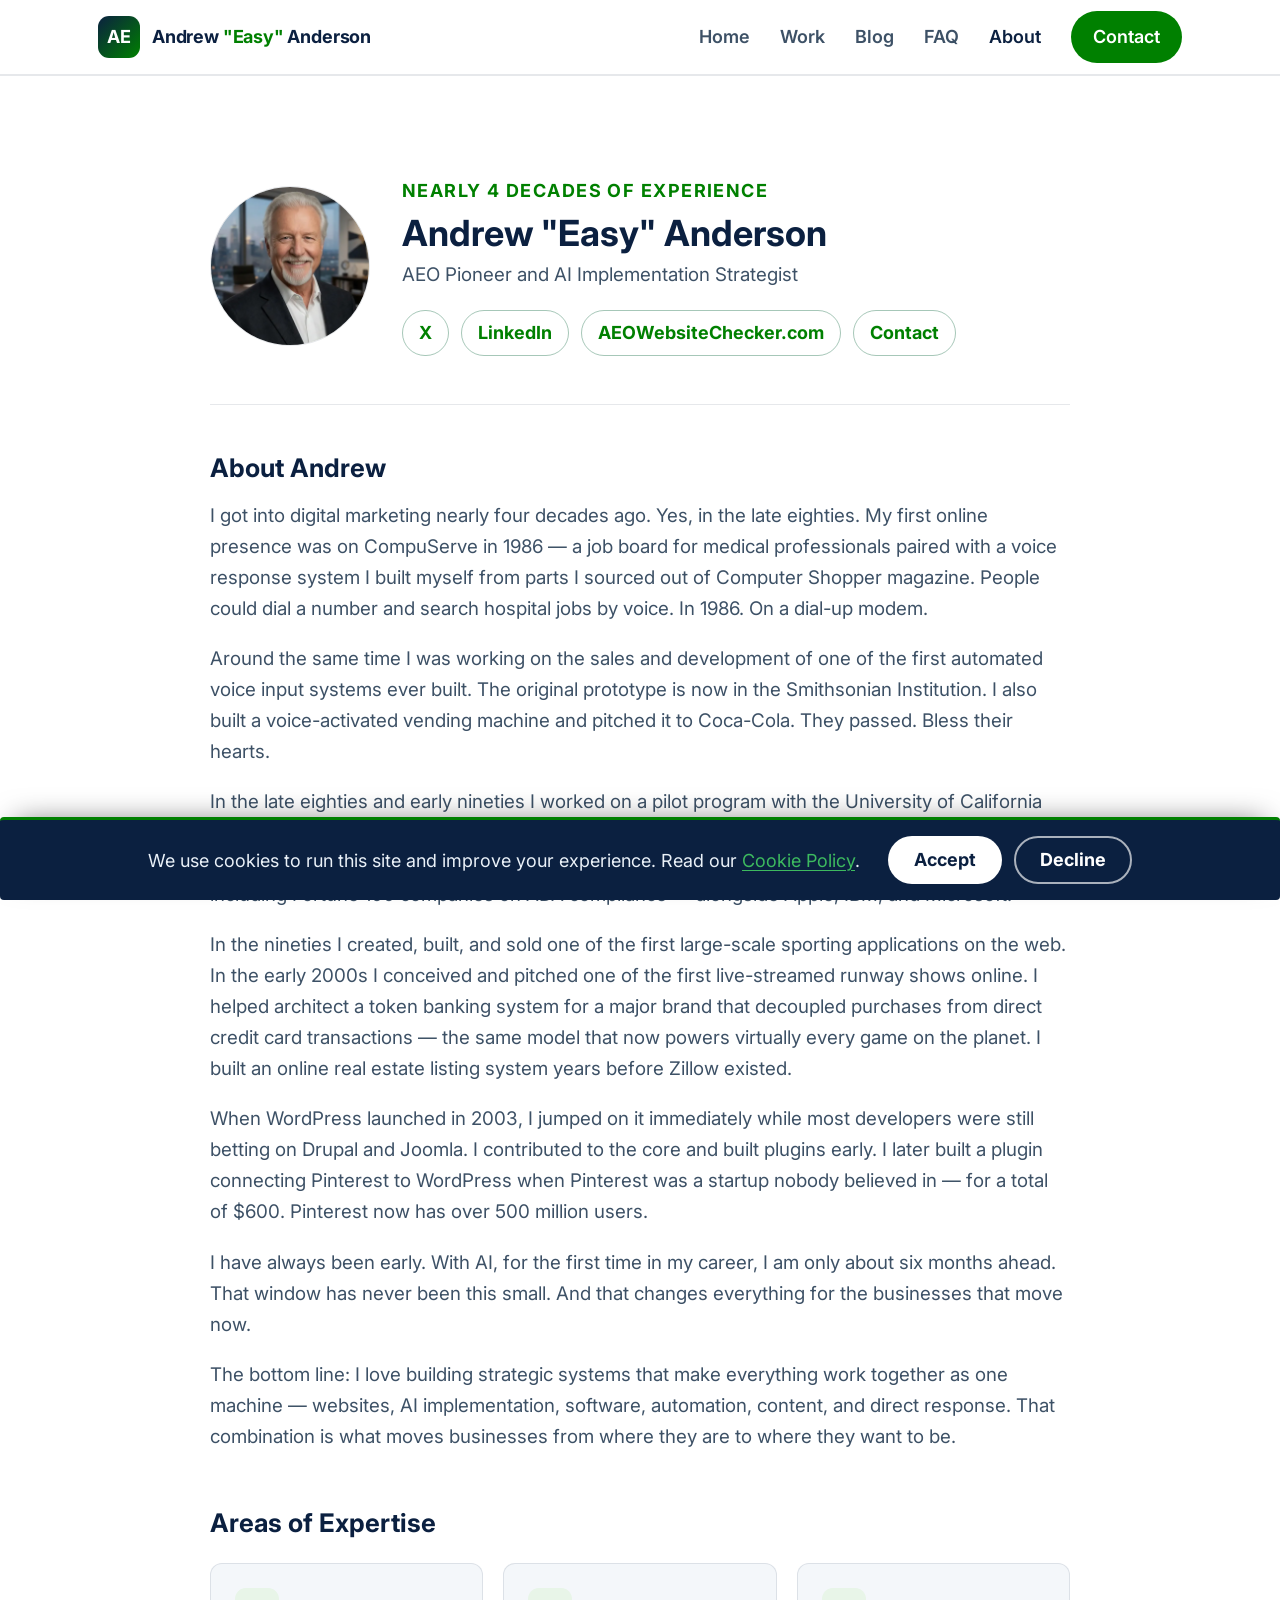
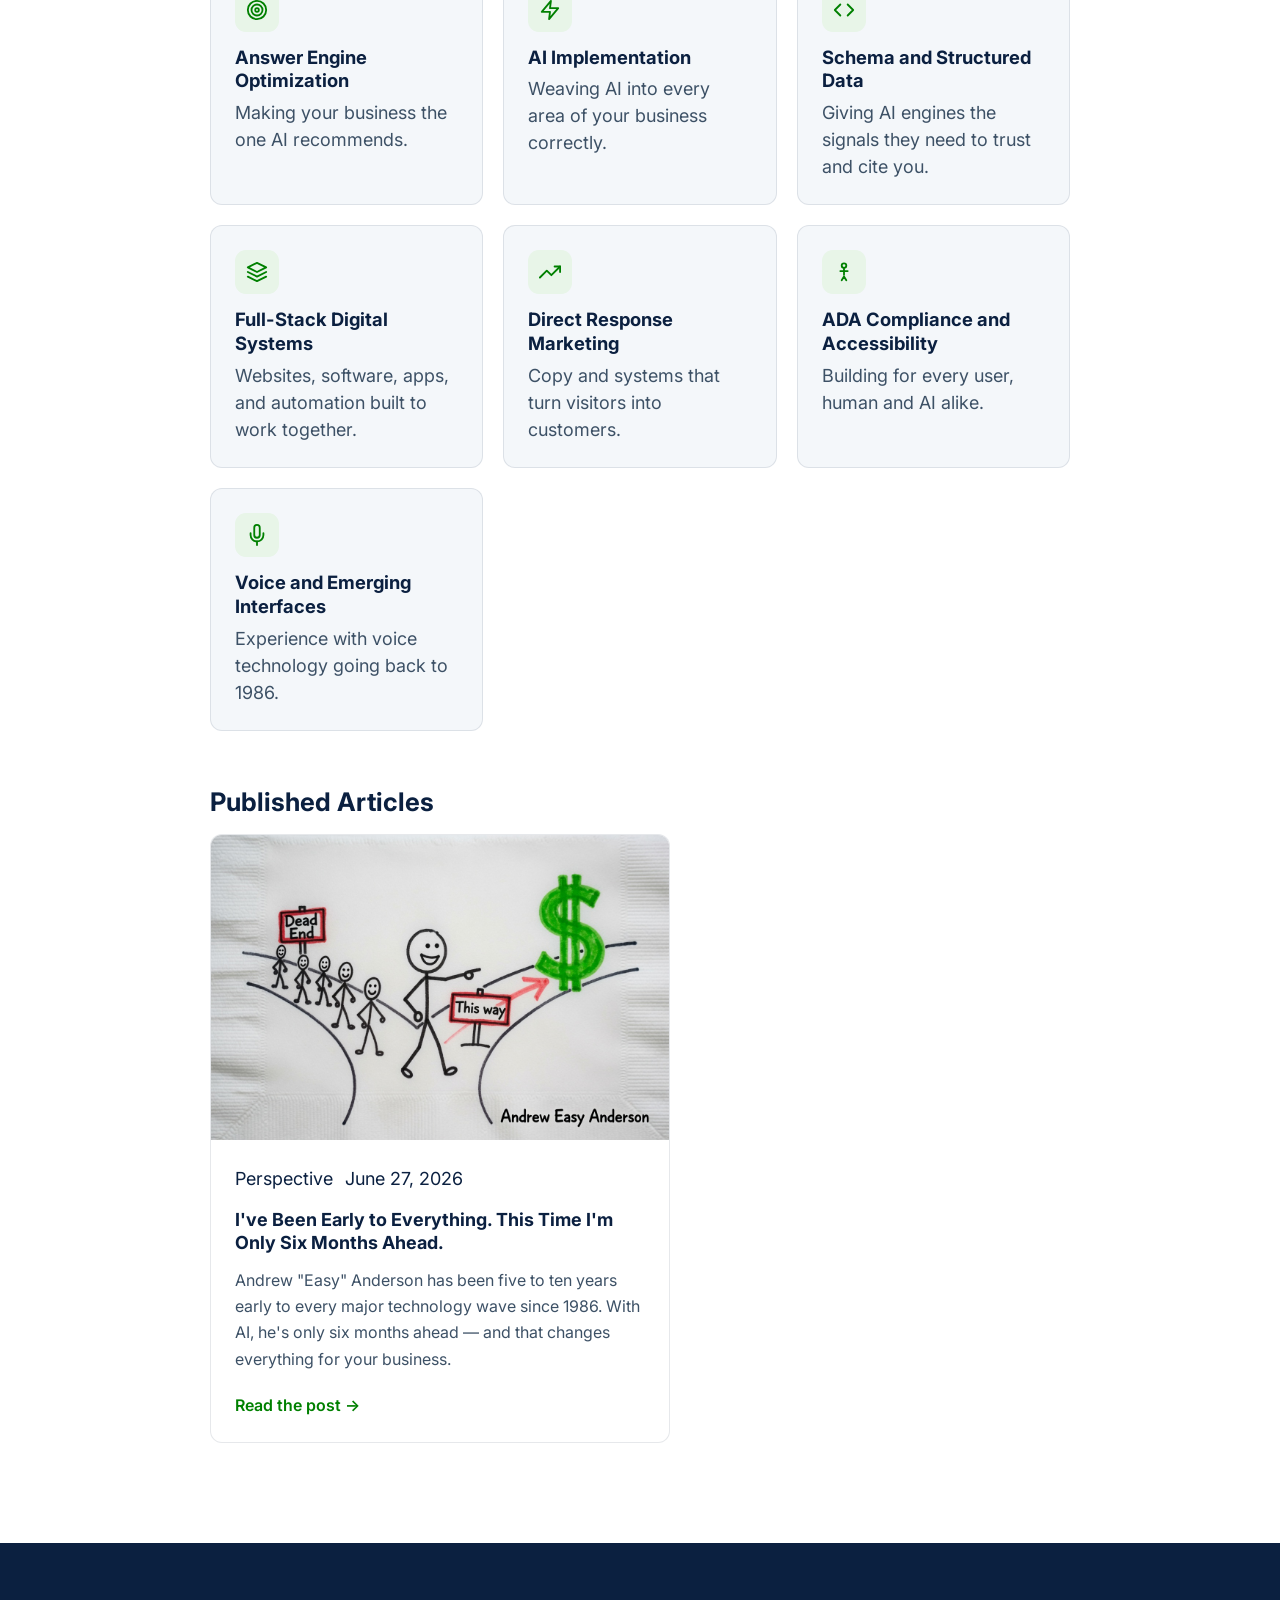
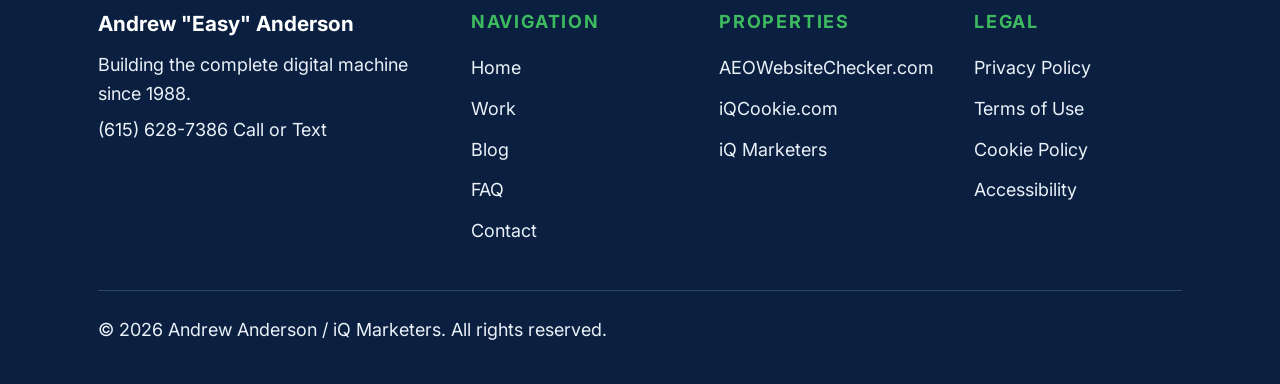
<file: author/andrew-easy-anderson.html>
<!DOCTYPE html>
<html lang="en">
<head>
  <meta charset="UTF-8" />
  <meta name="viewport" content="width=device-width, initial-scale=1.0" />

  <title>Andrew "Easy" Anderson — AEO Pioneer, AI Strategist, and Digital Builder</title>
  <meta name="description" content="Andrew &quot;Easy&quot; Anderson has been building digital systems since 1986. Creator of the Five Pillars of AEO, author of ChatGPT Can't Find You, and founder of iQ Marketers. Nearly four decades of being right about where technology is going." />
  <link rel="canonical" href="https://andreweasyanderson.com/author/andrew-easy-anderson.html" />

  <meta property="og:type" content="profile" />
  <meta property="og:url" content="https://andreweasyanderson.com/author/andrew-easy-anderson.html" />
  <meta property="og:title" content="Andrew &quot;Easy&quot; Anderson — AEO Pioneer, AI Strategist, and Digital Builder" />
  <meta property="og:description" content="Building digital systems since 1986. Creator of the Five Pillars of AEO and author of ChatGPT Can't Find You." />
  <meta property="og:image" content="https://andreweasyanderson.com/assets/images/andrew-easy-anderson-aeo-pioneer.webp" />
  <meta property="og:image:alt" content="Andrew &quot;Easy&quot; Anderson" />

  <link rel="preconnect" href="https://fonts.googleapis.com" />
  <link rel="preconnect" href="https://fonts.gstatic.com" crossorigin />
  <link rel="preload" as="style" href="https://fonts.googleapis.com/css2?family=Inter:wght@400;500;600;700;800&display=swap" onload="this.onload=null;this.rel='stylesheet'" />
  <noscript><link rel="stylesheet" href="https://fonts.googleapis.com/css2?family=Inter:wght@400;500;600;700;800&display=swap" /></noscript>
  <link rel="stylesheet" href="../assets/css/style.css" />

  <script type="application/ld+json">
  {
    "@context": "https://schema.org",
    "@type": "Person",
    "name": "Andrew \"Easy\" Anderson",
    "jobTitle": "AEO Pioneer and AI Implementation Strategist",
    "description": "Andrew Easy Anderson has been building websites, software, voice systems, and digital infrastructure since 1986. Creator of the Five Pillars of AEO framework and author of ChatGPT Can't Find You.",
    "image": "https://andreweasyanderson.com/assets/images/andrew-easy-anderson-aeo-pioneer.webp",
    "url": "https://andreweasyanderson.com/author/andrew-easy-anderson.html",
    "sameAs": [
      "https://x.com/AeoWebsiteCheck",
      "https://linkedin.com/in/andrewanderson",
      "https://iqmarketers.com",
      "https://aeowebsitechecker.com"
    ],
    "worksFor": {
      "@type": "Organization",
      "name": "iQ Marketers",
      "url": "https://iqmarketers.com"
    },
    "address": {
      "@type": "PostalAddress",
      "addressLocality": "Nashville",
      "addressRegion": "TN"
    }
  }
  </script>
</head>

<body>
  <a class="skip-link" href="#main">Skip to content</a>

  <header class="site-header">
    <div class="container header-inner">
      <a class="brand" href="../index.html">
        <span class="brand-mark" aria-hidden="true">AE</span>
        <span class="brand-name">Andrew <span class="nickname">"Easy"</span> Anderson</span>
      </a>
      <nav class="site-nav" aria-label="Primary">
        <a href="../index.html">Home</a>
        <a href="../work.html">Work</a>
        <a href="../blog/index.html">Blog</a>
        <a href="../faq.html">FAQ</a>
        <a href="../author/andrew-easy-anderson.html" aria-current="page">About</a>
        <a class="nav-cta" href="https://calendly.com/iqmarketers-c4xd/30min" target="_blank" rel="noopener noreferrer">Contact</a>
      </nav>
    </div>
  </header>

  <main id="main">
    <section class="section">
      <div class="container">
        <div class="author-page">

          <!-- Section 1: Author hero -->
          <section class="author-hero">
            <img
              src="../assets/images/andrew-easy-anderson-aeo-pioneer.webp"
              alt="Andrew Easy Anderson — AEO Pioneer and AI Implementation Strategist"
              width="160"
              height="160"
              class="author-hero-photo"
            >
            <div class="author-hero-info">
              <p class="author-hero-eyebrow">Nearly 4 decades of experience</p>
              <h1 class="author-hero-name">Andrew "Easy" Anderson</h1>
              <p class="author-hero-title">AEO Pioneer and AI Implementation Strategist</p>
              <div class="author-hero-links">
                <a href="https://x.com/AeoWebsiteCheck" target="_blank" rel="noopener noreferrer">X</a>
                <a href="https://linkedin.com/in/andrewanderson" target="_blank" rel="noopener noreferrer">LinkedIn</a>
                <a href="https://aeowebsitechecker.com" target="_blank" rel="noopener noreferrer">AEOWebsiteChecker.com</a>
                <a href="../contact.html">Contact</a>
              </div>
            </div>
          </section>

          <!-- Section 2: About Andrew -->
          <section class="author-section">
            <h2 class="author-section-heading">About Andrew</h2>
            <div class="prose">
              <p>I got into digital marketing nearly four decades ago. Yes, in the late eighties. My first online presence was on CompuServe in 1986 — a job board for medical professionals paired with a voice response system I built myself from parts I sourced out of Computer Shopper magazine. People could dial a number and search hospital jobs by voice. In 1986. On a dial-up modem.</p>
              <p>Around the same time I was working on the sales and development of one of the first automated voice input systems ever built. The original prototype is now in the Smithsonian Institution. I also built a voice-activated vending machine and pitched it to Coca-Cola. They passed. Bless their hearts.</p>
              <p>In the late eighties and early nineties I worked on a pilot program with the University of California building software for people with disabilities, served on the steering committee for universities across the US, Canada, and the EU on ADA policy, and consulted with hundreds of businesses including Fortune 100 companies on ADA compliance — alongside Apple, IBM, and Microsoft.</p>
              <p>In the nineties I created, built, and sold one of the first large-scale sporting applications on the web. In the early 2000s I conceived and pitched one of the first live-streamed runway shows online. I helped architect a token banking system for a major brand that decoupled purchases from direct credit card transactions — the same model that now powers virtually every game on the planet. I built an online real estate listing system years before Zillow existed.</p>
              <p>When WordPress launched in 2003, I jumped on it immediately while most developers were still betting on Drupal and Joomla. I contributed to the core and built plugins early. I later built a plugin connecting Pinterest to WordPress when Pinterest was a startup nobody believed in — for a total of $600. Pinterest now has over 500 million users.</p>
              <p>I have always been early. With AI, for the first time in my career, I am only about six months ahead. That window has never been this small. And that changes everything for the businesses that move now.</p>
              <p>The bottom line: I love building strategic systems that make everything work together as one machine — websites, AI implementation, software, automation, content, and direct response. That combination is what moves businesses from where they are to where they want to be.</p>
            </div>
          </section>

          <!-- Section 3: Areas of expertise -->
          <section class="author-section">
            <h2 class="author-section-heading">Areas of Expertise</h2>
            <div class="expertise-grid">

              <div class="expertise-card">
                <span class="expertise-icon" aria-hidden="true">
                  <svg viewBox="0 0 24 24" fill="none" stroke="currentColor" stroke-width="2" stroke-linecap="round" stroke-linejoin="round"><circle cx="12" cy="12" r="10"/><circle cx="12" cy="12" r="6"/><circle cx="12" cy="12" r="2"/></svg>
                </span>
                <h3 class="expertise-card-title">Answer Engine Optimization</h3>
                <p class="expertise-card-desc">Making your business the one AI recommends.</p>
              </div>

              <div class="expertise-card">
                <span class="expertise-icon" aria-hidden="true">
                  <svg viewBox="0 0 24 24" fill="none" stroke="currentColor" stroke-width="2" stroke-linecap="round" stroke-linejoin="round"><polygon points="13 2 3 14 12 14 11 22 21 10 12 10 13 2"/></svg>
                </span>
                <h3 class="expertise-card-title">AI Implementation</h3>
                <p class="expertise-card-desc">Weaving AI into every area of your business correctly.</p>
              </div>

              <div class="expertise-card">
                <span class="expertise-icon" aria-hidden="true">
                  <svg viewBox="0 0 24 24" fill="none" stroke="currentColor" stroke-width="2" stroke-linecap="round" stroke-linejoin="round"><polyline points="16 18 22 12 16 6"/><polyline points="8 6 2 12 8 18"/></svg>
                </span>
                <h3 class="expertise-card-title">Schema and Structured Data</h3>
                <p class="expertise-card-desc">Giving AI engines the signals they need to trust and cite you.</p>
              </div>

              <div class="expertise-card">
                <span class="expertise-icon" aria-hidden="true">
                  <svg viewBox="0 0 24 24" fill="none" stroke="currentColor" stroke-width="2" stroke-linecap="round" stroke-linejoin="round"><polygon points="12 2 2 7 12 12 22 7 12 2"/><polyline points="2 17 12 22 22 17"/><polyline points="2 12 12 17 22 12"/></svg>
                </span>
                <h3 class="expertise-card-title">Full-Stack Digital Systems</h3>
                <p class="expertise-card-desc">Websites, software, apps, and automation built to work together.</p>
              </div>

              <div class="expertise-card">
                <span class="expertise-icon" aria-hidden="true">
                  <svg viewBox="0 0 24 24" fill="none" stroke="currentColor" stroke-width="2" stroke-linecap="round" stroke-linejoin="round"><polyline points="23 6 13.5 15.5 8.5 10.5 1 18"/><polyline points="17 6 23 6 23 12"/></svg>
                </span>
                <h3 class="expertise-card-title">Direct Response Marketing</h3>
                <p class="expertise-card-desc">Copy and systems that turn visitors into customers.</p>
              </div>

              <div class="expertise-card">
                <span class="expertise-icon" aria-hidden="true">
                  <svg viewBox="0 0 24 24" fill="none" stroke="currentColor" stroke-width="2" stroke-linecap="round" stroke-linejoin="round"><circle cx="12" cy="5" r="2.5"/><path d="M12 8v7M8 11h8M9.5 21l2.5-4 2.5 4"/></svg>
                </span>
                <h3 class="expertise-card-title">ADA Compliance and Accessibility</h3>
                <p class="expertise-card-desc">Building for every user, human and AI alike.</p>
              </div>

              <div class="expertise-card">
                <span class="expertise-icon" aria-hidden="true">
                  <svg viewBox="0 0 24 24" fill="none" stroke="currentColor" stroke-width="2" stroke-linecap="round" stroke-linejoin="round"><path d="M12 1a3 3 0 0 0-3 3v8a3 3 0 0 0 6 0V4a3 3 0 0 0-3-3z"/><path d="M19 10v2a7 7 0 0 1-14 0v-2"/><line x1="12" y1="19" x2="12" y2="23"/></svg>
                </span>
                <h3 class="expertise-card-title">Voice and Emerging Interfaces</h3>
                <p class="expertise-card-desc">Experience with voice technology going back to 1986.</p>
              </div>

            </div>
          </section>

          <!-- Section 4: Published articles -->
          <section class="author-section">
            <h2 class="author-section-heading">Published Articles</h2>
            <div class="author-articles">
              <a class="blog-card" href="../blog/ive-been-early-to-everything.html">
                <img class="blog-card-image" src="../assets/images/blog/contrarian-path-to-opportunity-fork-in-the-road.jpg" alt="Napkin illustration of a figure choosing the contrarian path toward opportunity." width="1200" height="675" loading="lazy" />
                <div class="blog-card-content">
                  <div class="blog-card-meta">
                    <span class="pill">Perspective</span>
                    <time datetime="2026-06-27">June 27, 2026</time>
                  </div>
                  <h3 class="blog-card-title">I've Been Early to Everything. This Time I'm Only Six Months Ahead.</h3>
                  <p class="blog-card-excerpt">Andrew "Easy" Anderson has been five to ten years early to every major technology wave since 1986. With AI, he's only six months ahead — and that changes everything for your business.</p>
                  <span class="blog-card-link">Read the post &rarr;</span>
                </div>
              </a>
            </div>
          </section>

        </div>
      </div>
    </section>
  </main>

  <footer class="site-footer footer-rich">
    <div class="container">
      <div class="footer-cols">
        <div class="footer-brand">
          <p class="footer-logo">Andrew "Easy" Anderson</p>
          <p>Building the complete digital machine since 1988.</p>
          <p><a href="tel:+16156287386">(615) 628-7386</a> Call or Text</p>
        </div>
        <nav class="footer-col" aria-label="Site">
          <h2>Navigation</h2>
          <ul>
            <li><a href="../index.html">Home</a></li>
            <li><a href="../work.html">Work</a></li>
            <li><a href="../blog/index.html">Blog</a></li>
            <li><a href="../faq.html">FAQ</a></li>
            <li><a href="../contact.html">Contact</a></li>
          </ul>
        </nav>
        <nav class="footer-col" aria-label="Properties">
          <h2>Properties</h2>
          <ul>
            <li><a href="https://aeowebsitechecker.com/">AEOWebsiteChecker.com</a></li>
            <li><a href="https://iqcookie.com/">iQCookie.com</a></li>
            <li><a href="https://iqmarketers.com/">iQ Marketers</a></li>
          </ul>
        </nav>
        <nav class="footer-col" aria-label="Legal">
          <h2>Legal</h2>
          <ul>
            <li><a href="../privacy-policy.html">Privacy Policy</a></li>
            <li><a href="../terms.html">Terms of Use</a></li>
            <li><a href="../cookie-policy.html">Cookie Policy</a></li>
            <li><a href="../accessibility.html">Accessibility</a></li>
          </ul>
        </nav>
      </div>
      <div class="footer-bottom">
        <p>&copy; <span id="year">2026</span> Andrew Anderson / iQ Marketers. All rights reserved.</p>
      </div>
    </div>
  </footer>

  <script src="../assets/js/main.js" defer></script>
</body>
</html>
</file>
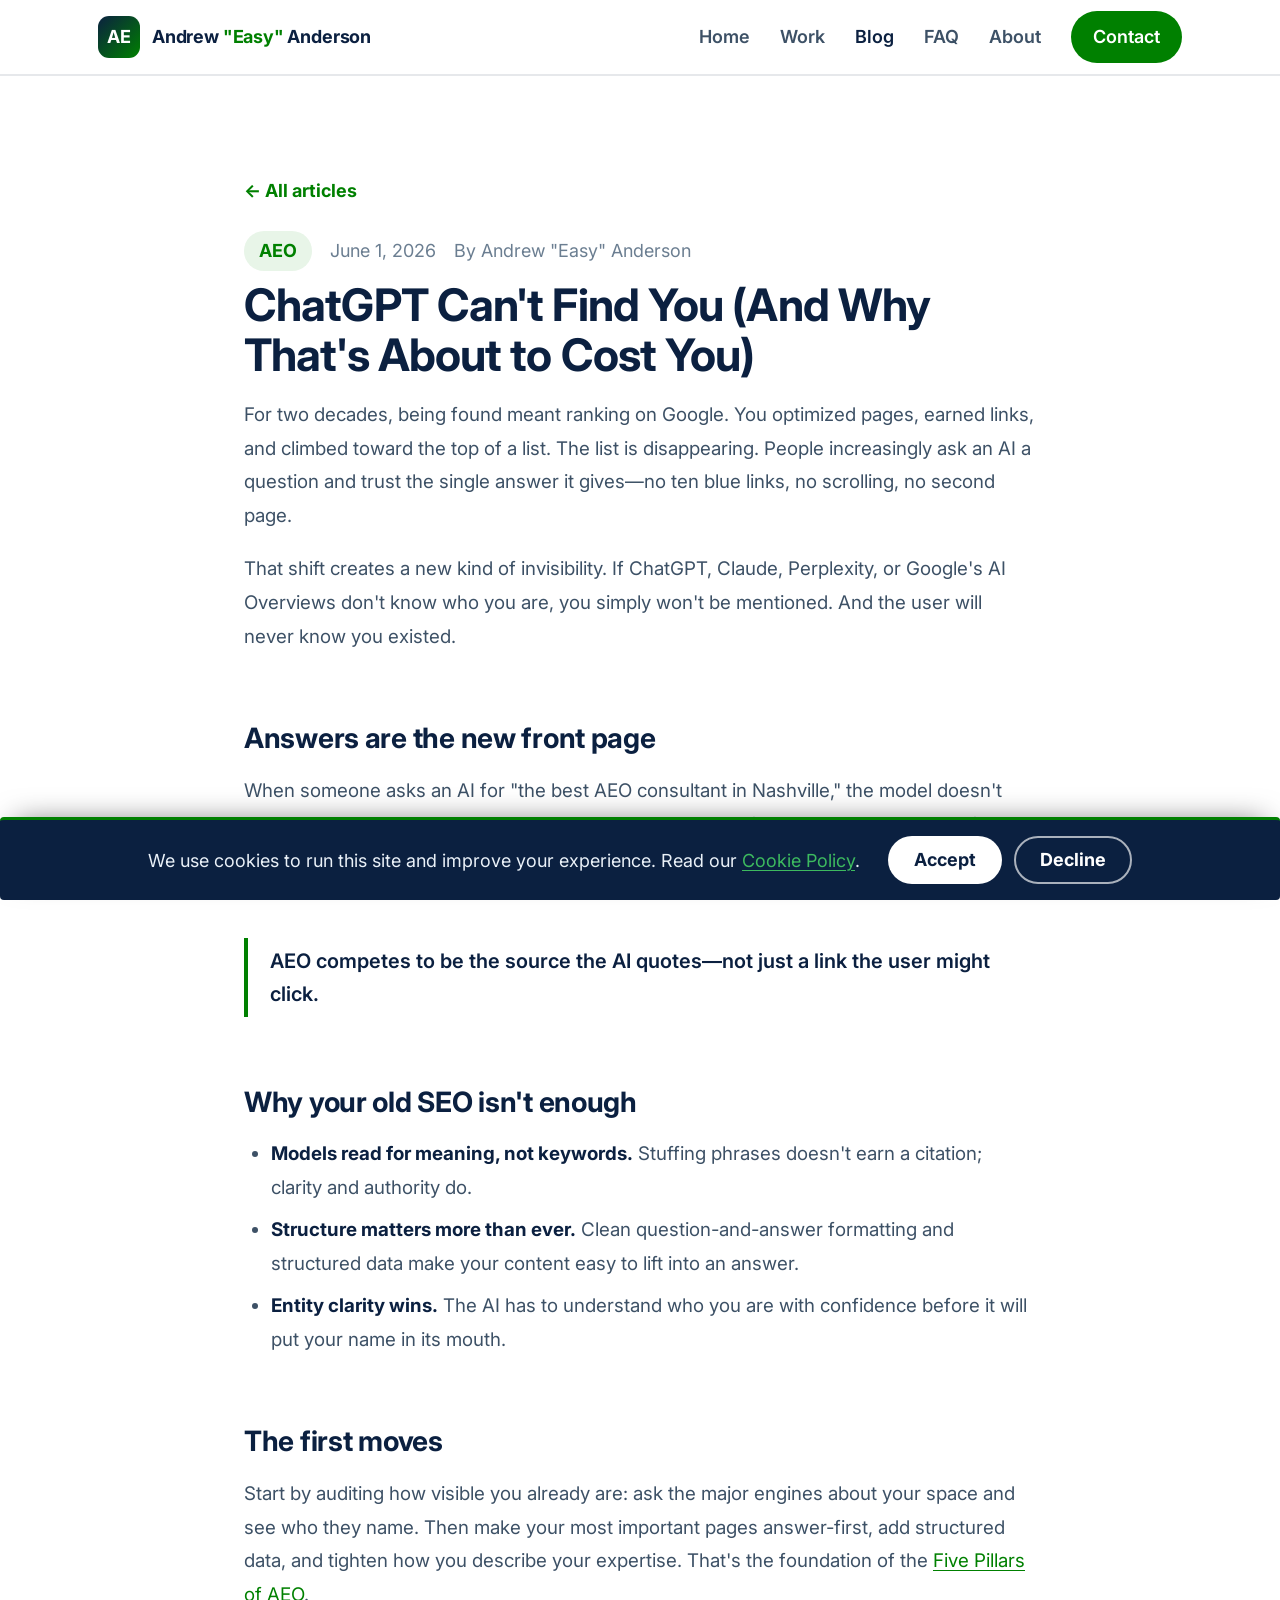
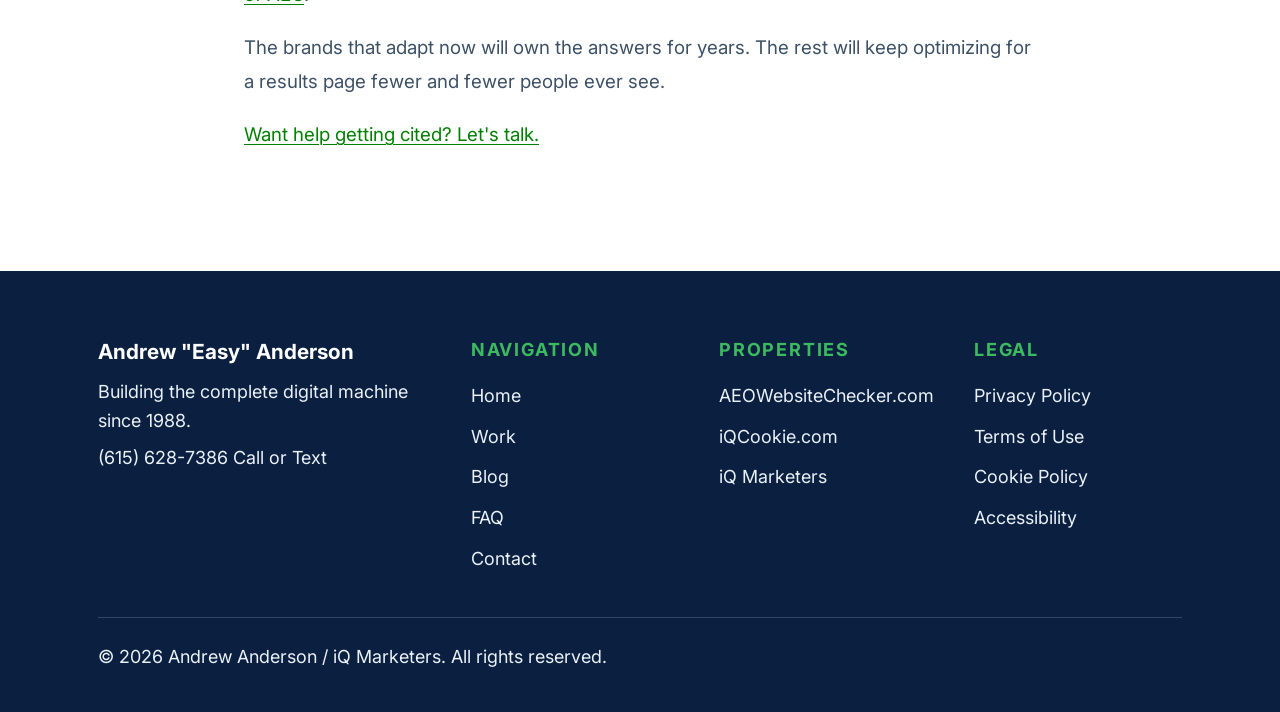
<file: blog/chatgpt-cant-find-you.html>
<!DOCTYPE html>
<html lang="en">
<head>
  <meta charset="UTF-8" />
  <meta name="viewport" content="width=device-width, initial-scale=1.0" />
  <meta name="robots" content="noindex, nofollow" />

  <title>ChatGPT Can't Find You (And Why That's About to Cost You) — Andrew "Easy" Anderson</title>
  <meta name="description" content="Search is being replaced by answers. Why being unfindable to AI is the new invisibility&mdash;and the first moves to fix it, from AEO pioneer Andrew &quot;Easy&quot; Anderson." />
  <link rel="canonical" href="https://andreweasyanderson.com/blog/chatgpt-cant-find-you.html" />

  <link rel="preconnect" href="https://fonts.googleapis.com" />
  <link rel="preconnect" href="https://fonts.gstatic.com" crossorigin />
  <link rel="preload" as="style" href="https://fonts.googleapis.com/css2?family=Inter:wght@400;500;600;700;800&display=swap" onload="this.onload=null;this.rel='stylesheet'" />
  <noscript><link rel="stylesheet" href="https://fonts.googleapis.com/css2?family=Inter:wght@400;500;600;700;800&display=swap" /></noscript>
  <link rel="stylesheet" href="../assets/css/style.css" />

  <script type="application/ld+json">
  {
    "@context": "https://schema.org",
    "@type": "BlogPosting",
    "headline": "ChatGPT Can't Find You (And Why That's About to Cost You)",
    "author": {
      "@type": "Person",
      "name": "Andrew \"Easy\" Anderson"
    },
    "datePublished": "2026-06-01",
    "mainEntityOfPage": "https://andreweasyanderson.com/blog/chatgpt-cant-find-you.html",
    "description": "Why being unfindable to AI is the new invisibility, and the first moves to fix it."
  }
  </script>
</head>

<body>
  <a class="skip-link" href="#main">Skip to content</a>

  <header class="site-header">
    <div class="container header-inner">
      <a class="brand" href="../index.html">
        <span class="brand-mark" aria-hidden="true">AE</span>
        <span class="brand-name">Andrew <span class="nickname">"Easy"</span> Anderson</span>
      </a>
      <nav class="site-nav" aria-label="Primary">
        <a href="../index.html">Home</a>
        <a href="../work.html">Work</a>
        <a href="index.html" aria-current="page">Blog</a>
        <a href="../faq.html">FAQ</a>
        <a href="../author/andrew-easy-anderson.html">About</a>
        <a class="nav-cta" href="https://calendly.com/iqmarketers-c4xd/30min" target="_blank" rel="noopener noreferrer">Contact</a>
      </nav>
    </div>
  </header>

  <main id="main">

    <article class="section">
      <div class="container">
        <div class="article">
          <a class="back-link" href="index.html">&larr; All articles</a>

          <div class="post-meta">
            <span class="pill">AEO</span>
            <time datetime="2026-06-01">June 1, 2026</time>
            <span>By Andrew "Easy" Anderson</span>
          </div>

          <h1>ChatGPT Can't Find You (And Why That's About to Cost You)</h1>

          <p>For two decades, being found meant ranking on Google. You optimized pages, earned links, and climbed toward the top of a list. The list is disappearing. People increasingly ask an AI a question and trust the single answer it gives&mdash;no ten blue links, no scrolling, no second page.</p>

          <p>That shift creates a new kind of invisibility. If ChatGPT, Claude, Perplexity, or Google's AI Overviews don't know who you are, you simply won't be mentioned. And the user will never know you existed.</p>

          <h2>Answers are the new front page</h2>
          <p>When someone asks an AI for "the best AEO consultant in Nashville," the model doesn't show a results page. It composes an answer and names a few sources. Being one of those named sources is the entire game now&mdash;and it is won or lost on how your content is written and structured.</p>

          <blockquote>AEO competes to be the source the AI quotes&mdash;not just a link the user might click.</blockquote>

          <h2>Why your old SEO isn't enough</h2>
          <ul>
            <li><strong>Models read for meaning, not keywords.</strong> Stuffing phrases doesn't earn a citation; clarity and authority do.</li>
            <li><strong>Structure matters more than ever.</strong> Clean question-and-answer formatting and structured data make your content easy to lift into an answer.</li>
            <li><strong>Entity clarity wins.</strong> The AI has to understand who you are with confidence before it will put your name in its mouth.</li>
          </ul>

          <h2>The first moves</h2>
          <p>Start by auditing how visible you already are: ask the major engines about your space and see who they name. Then make your most important pages answer-first, add structured data, and tighten how you describe your expertise. That's the foundation of the <a href="five-pillars-of-aeo.html">Five Pillars of AEO</a>.</p>

          <p>The brands that adapt now will own the answers for years. The rest will keep optimizing for a results page fewer and fewer people ever see.</p>

          <p><a href="https://calendly.com/iqmarketers-c4xd/30min" target="_blank" rel="noopener noreferrer">Want help getting cited? Let's talk.</a></p>
        </div>
      </div>
    </article>

  </main>

  <footer class="site-footer footer-rich">
    <div class="container">
      <div class="footer-cols">
        <div class="footer-brand">
          <p class="footer-logo">Andrew "Easy" Anderson</p>
          <p>Building the complete digital machine since 1988.</p>
          <p><a href="tel:+16156287386">(615) 628-7386</a> Call or Text</p>
        </div>
        <nav class="footer-col" aria-label="Site">
          <h2>Navigation</h2>
          <ul>
            <li><a href="../index.html">Home</a></li>
            <li><a href="../work.html">Work</a></li>
            <li><a href="index.html">Blog</a></li>
            <li><a href="../faq.html">FAQ</a></li>
            <li><a href="../contact.html">Contact</a></li>
          </ul>
        </nav>
        <nav class="footer-col" aria-label="Properties">
          <h2>Properties</h2>
          <ul>
            <li><a href="https://aeowebsitechecker.com/">AEOWebsiteChecker.com</a></li>
            <li><a href="https://iqcookie.com/">iQCookie.com</a></li>
            <li><a href="https://iqmarketers.com/">iQ Marketers</a></li>
          </ul>
        </nav>
        <nav class="footer-col" aria-label="Legal">
          <h2>Legal</h2>
          <ul>
            <li><a href="../privacy-policy.html">Privacy Policy</a></li>
            <li><a href="../terms.html">Terms of Use</a></li>
            <li><a href="../cookie-policy.html">Cookie Policy</a></li>
            <li><a href="../accessibility.html">Accessibility</a></li>
          </ul>
        </nav>
      </div>
      <div class="footer-bottom">
        <p>&copy; <span id="year">2026</span> Andrew Anderson / iQ Marketers. All rights reserved.</p>
      </div>
    </div>
  </footer>

  <script src="../assets/js/main.js" defer></script>
</body>
</html>
</file>
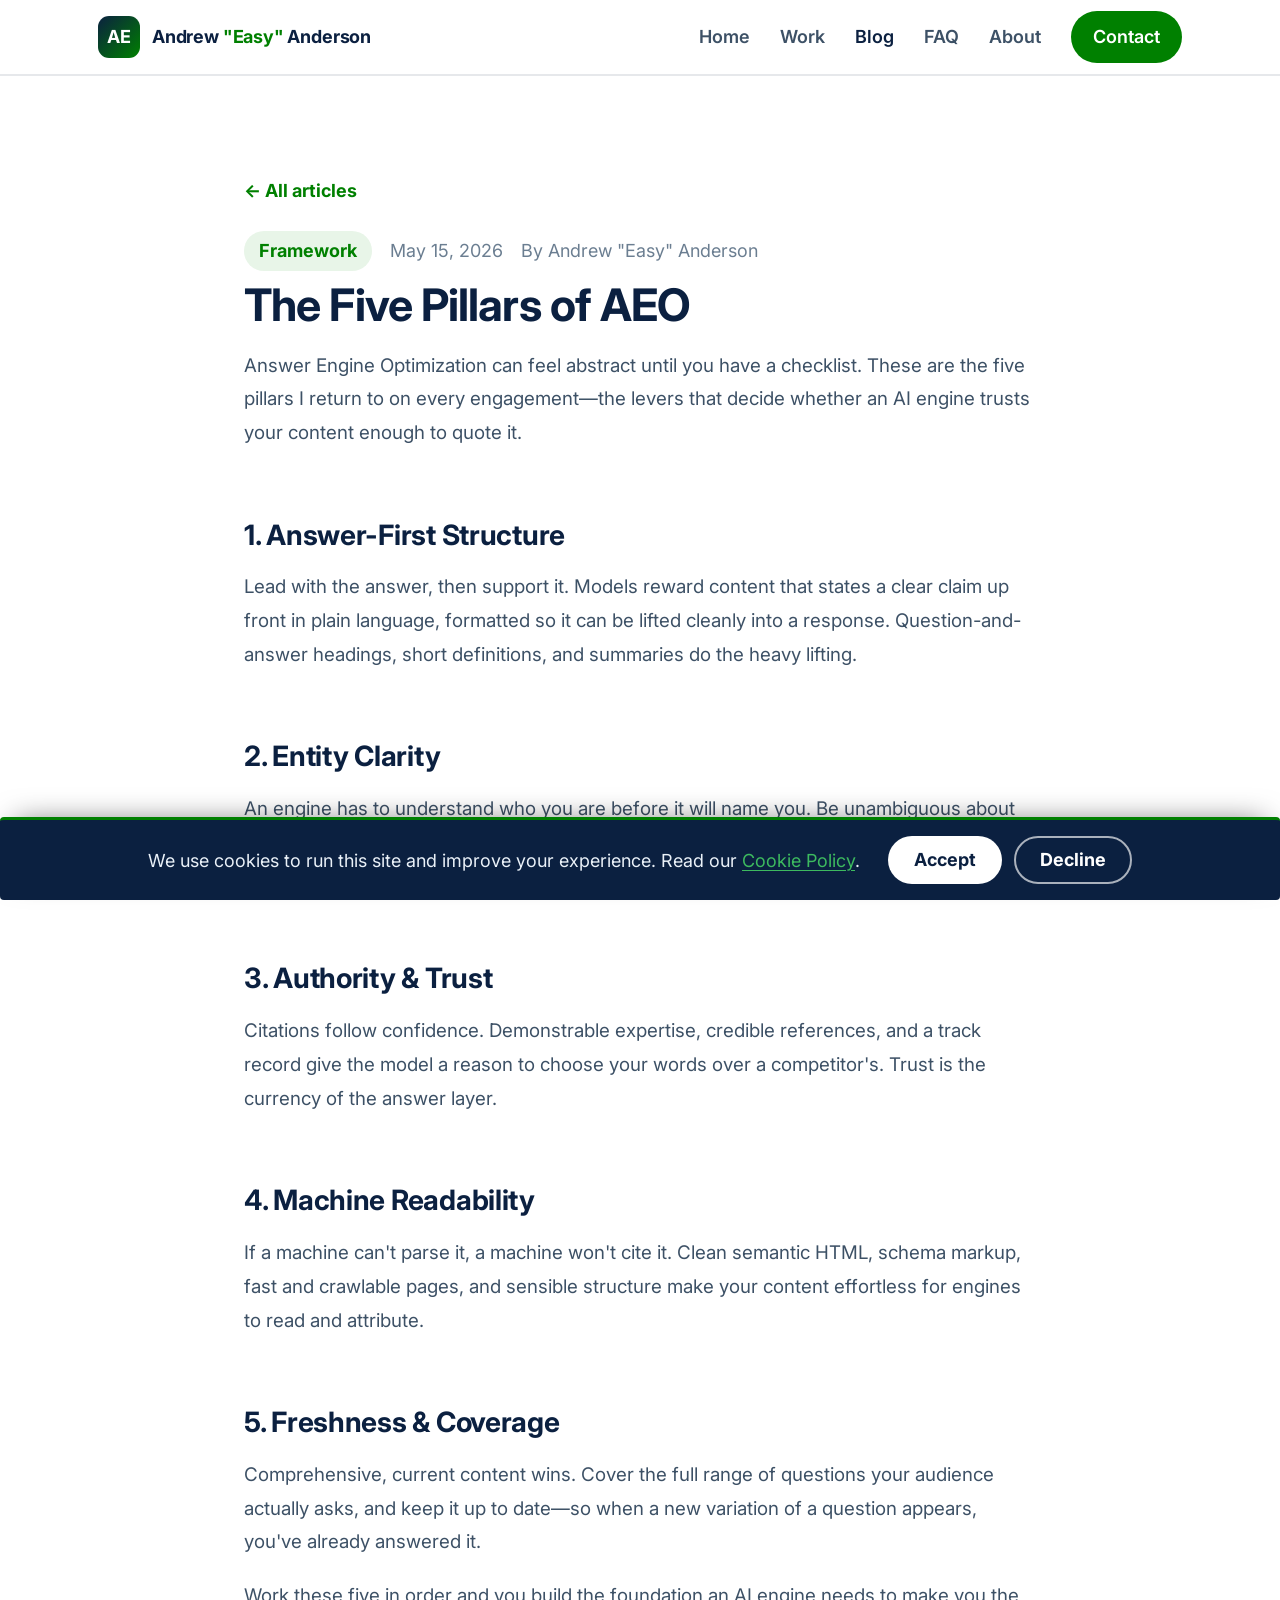
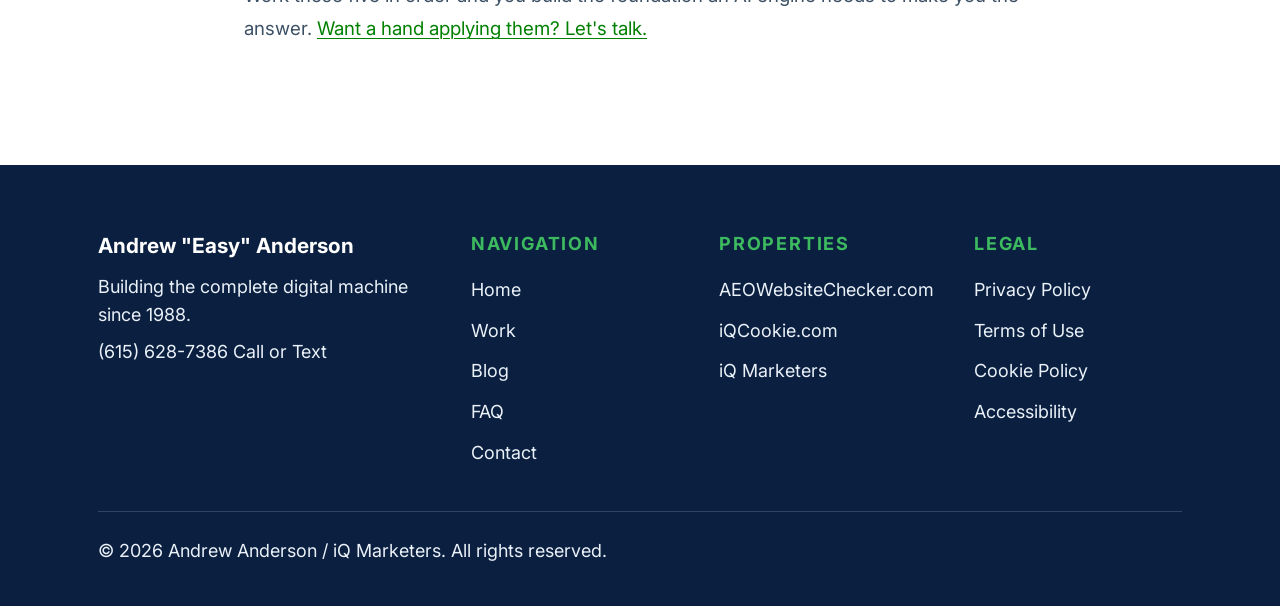
<file: blog/five-pillars-of-aeo.html>
<!DOCTYPE html>
<html lang="en">
<head>
  <meta charset="UTF-8" />
  <meta name="viewport" content="width=device-width, initial-scale=1.0" />
  <meta name="robots" content="noindex, nofollow" />

  <title>The Five Pillars of AEO — Andrew "Easy" Anderson</title>
  <meta name="description" content="A walkthrough of the Five Pillars of AEO&mdash;Andrew &quot;Easy&quot; Anderson's framework for making content the source AI answer engines trust and quote." />
  <link rel="canonical" href="https://andreweasyanderson.com/blog/five-pillars-of-aeo.html" />

  <link rel="preconnect" href="https://fonts.googleapis.com" />
  <link rel="preconnect" href="https://fonts.gstatic.com" crossorigin />
  <link rel="preload" as="style" href="https://fonts.googleapis.com/css2?family=Inter:wght@400;500;600;700;800&display=swap" onload="this.onload=null;this.rel='stylesheet'" />
  <noscript><link rel="stylesheet" href="https://fonts.googleapis.com/css2?family=Inter:wght@400;500;600;700;800&display=swap" /></noscript>
  <link rel="stylesheet" href="../assets/css/style.css" />

  <script type="application/ld+json">
  {
    "@context": "https://schema.org",
    "@type": "BlogPosting",
    "headline": "The Five Pillars of AEO",
    "author": {
      "@type": "Person",
      "name": "Andrew \"Easy\" Anderson"
    },
    "datePublished": "2026-05-15",
    "mainEntityOfPage": "https://andreweasyanderson.com/blog/five-pillars-of-aeo.html",
    "description": "The framework Andrew \"Easy\" Anderson uses to make content the source AI answer engines trust and quote."
  }
  </script>
</head>

<body>
  <a class="skip-link" href="#main">Skip to content</a>

  <header class="site-header">
    <div class="container header-inner">
      <a class="brand" href="../index.html">
        <span class="brand-mark" aria-hidden="true">AE</span>
        <span class="brand-name">Andrew <span class="nickname">"Easy"</span> Anderson</span>
      </a>
      <nav class="site-nav" aria-label="Primary">
        <a href="../index.html">Home</a>
        <a href="../work.html">Work</a>
        <a href="index.html" aria-current="page">Blog</a>
        <a href="../faq.html">FAQ</a>
        <a href="../author/andrew-easy-anderson.html">About</a>
        <a class="nav-cta" href="https://calendly.com/iqmarketers-c4xd/30min" target="_blank" rel="noopener noreferrer">Contact</a>
      </nav>
    </div>
  </header>

  <main id="main">

    <article class="section">
      <div class="container">
        <div class="article">
          <a class="back-link" href="index.html">&larr; All articles</a>

          <div class="post-meta">
            <span class="pill">Framework</span>
            <time datetime="2026-05-15">May 15, 2026</time>
            <span>By Andrew "Easy" Anderson</span>
          </div>

          <h1>The Five Pillars of AEO</h1>

          <p>Answer Engine Optimization can feel abstract until you have a checklist. These are the five pillars I return to on every engagement&mdash;the levers that decide whether an AI engine trusts your content enough to quote it.</p>

          <h2>1. Answer-First Structure</h2>
          <p>Lead with the answer, then support it. Models reward content that states a clear claim up front in plain language, formatted so it can be lifted cleanly into a response. Question-and-answer headings, short definitions, and summaries do the heavy lifting.</p>

          <h2>2. Entity Clarity</h2>
          <p>An engine has to understand who you are before it will name you. Be unambiguous about your identity, location, and expertise&mdash;reinforced with consistent naming across the web and structured data that spells out the facts.</p>

          <h2>3. Authority &amp; Trust</h2>
          <p>Citations follow confidence. Demonstrable expertise, credible references, and a track record give the model a reason to choose your words over a competitor's. Trust is the currency of the answer layer.</p>

          <h2>4. Machine Readability</h2>
          <p>If a machine can't parse it, a machine won't cite it. Clean semantic HTML, schema markup, fast and crawlable pages, and sensible structure make your content effortless for engines to read and attribute.</p>

          <h2>5. Freshness &amp; Coverage</h2>
          <p>Comprehensive, current content wins. Cover the full range of questions your audience actually asks, and keep it up to date&mdash;so when a new variation of a question appears, you've already answered it.</p>

          <p>Work these five in order and you build the foundation an AI engine needs to make you the answer. <a href="https://calendly.com/iqmarketers-c4xd/30min" target="_blank" rel="noopener noreferrer">Want a hand applying them? Let's talk.</a></p>
        </div>
      </div>
    </article>

  </main>

  <footer class="site-footer footer-rich">
    <div class="container">
      <div class="footer-cols">
        <div class="footer-brand">
          <p class="footer-logo">Andrew "Easy" Anderson</p>
          <p>Building the complete digital machine since 1988.</p>
          <p><a href="tel:+16156287386">(615) 628-7386</a> Call or Text</p>
        </div>
        <nav class="footer-col" aria-label="Site">
          <h2>Navigation</h2>
          <ul>
            <li><a href="../index.html">Home</a></li>
            <li><a href="../work.html">Work</a></li>
            <li><a href="index.html">Blog</a></li>
            <li><a href="../faq.html">FAQ</a></li>
            <li><a href="../contact.html">Contact</a></li>
          </ul>
        </nav>
        <nav class="footer-col" aria-label="Properties">
          <h2>Properties</h2>
          <ul>
            <li><a href="https://aeowebsitechecker.com/">AEOWebsiteChecker.com</a></li>
            <li><a href="https://iqcookie.com/">iQCookie.com</a></li>
            <li><a href="https://iqmarketers.com/">iQ Marketers</a></li>
          </ul>
        </nav>
        <nav class="footer-col" aria-label="Legal">
          <h2>Legal</h2>
          <ul>
            <li><a href="../privacy-policy.html">Privacy Policy</a></li>
            <li><a href="../terms.html">Terms of Use</a></li>
            <li><a href="../cookie-policy.html">Cookie Policy</a></li>
            <li><a href="../accessibility.html">Accessibility</a></li>
          </ul>
        </nav>
      </div>
      <div class="footer-bottom">
        <p>&copy; <span id="year">2026</span> Andrew Anderson / iQ Marketers. All rights reserved.</p>
      </div>
    </div>
  </footer>

  <script src="../assets/js/main.js" defer></script>
</body>
</html>
</file>
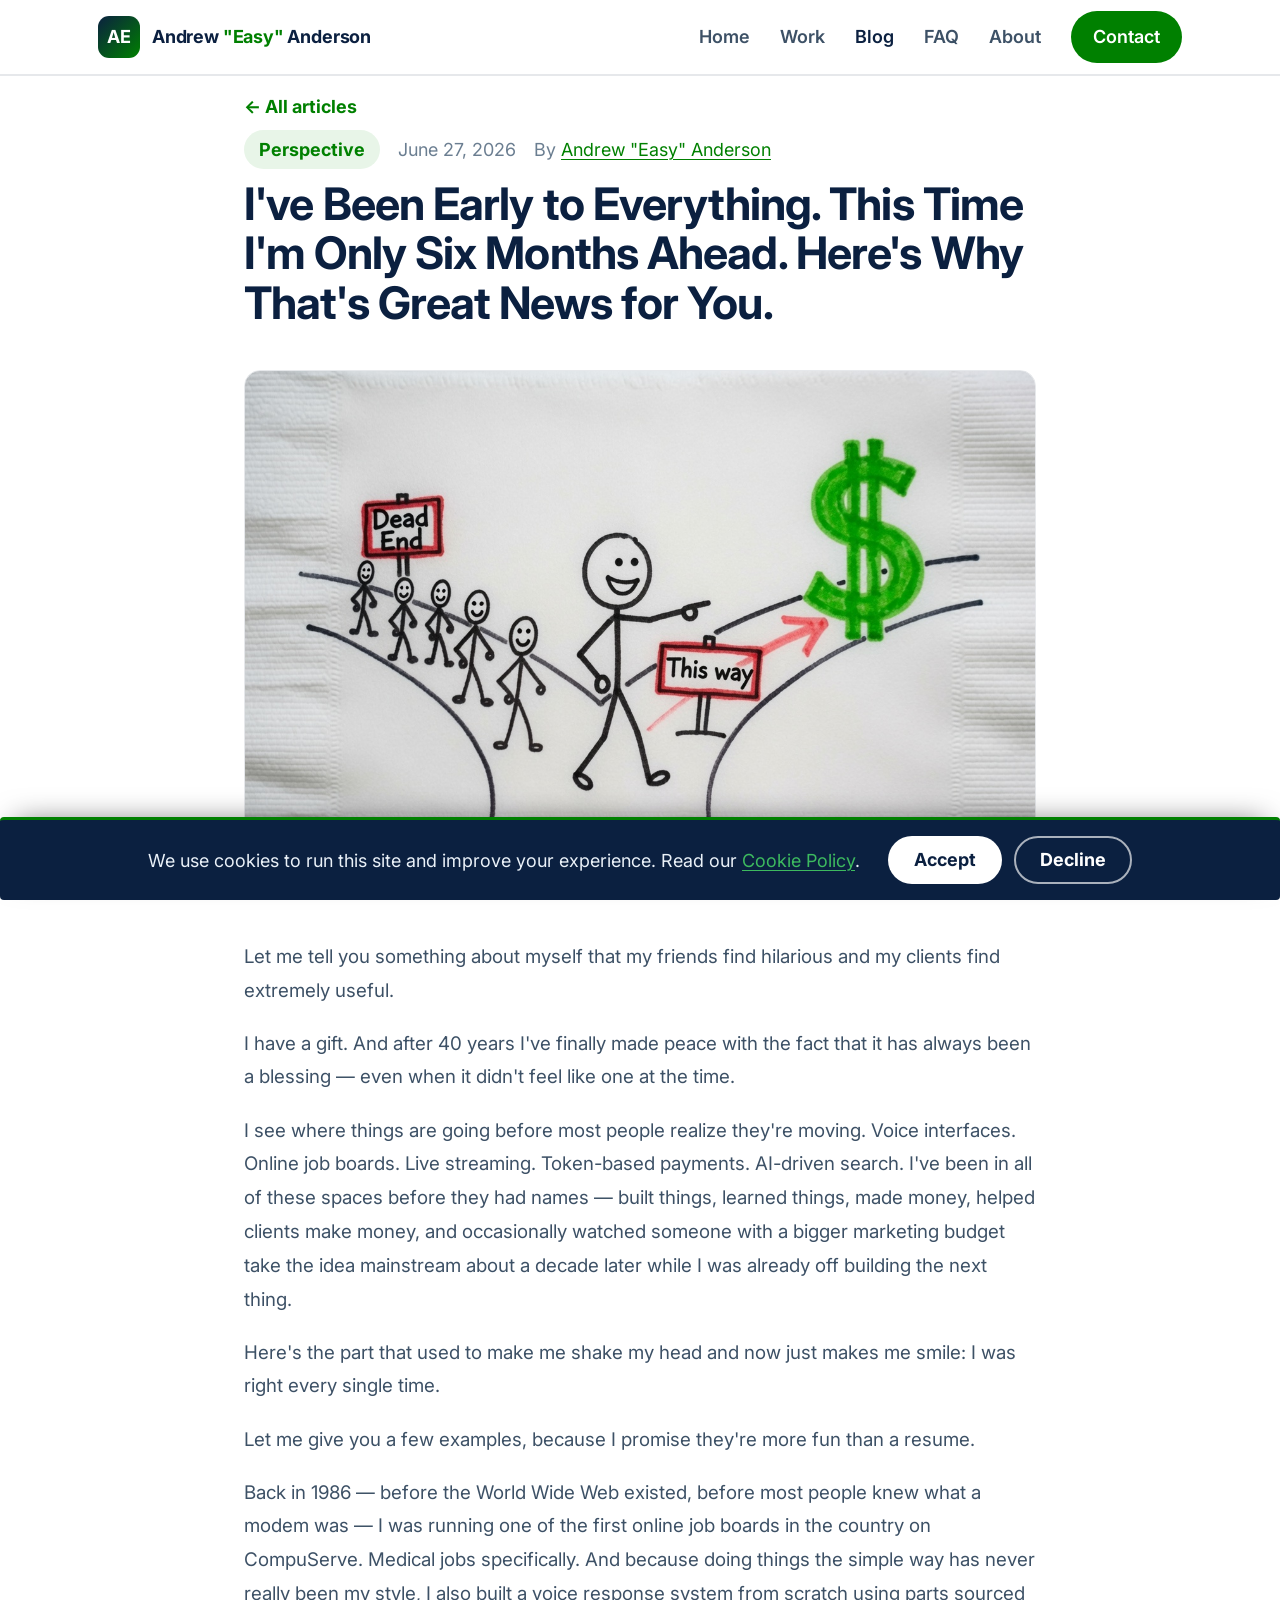
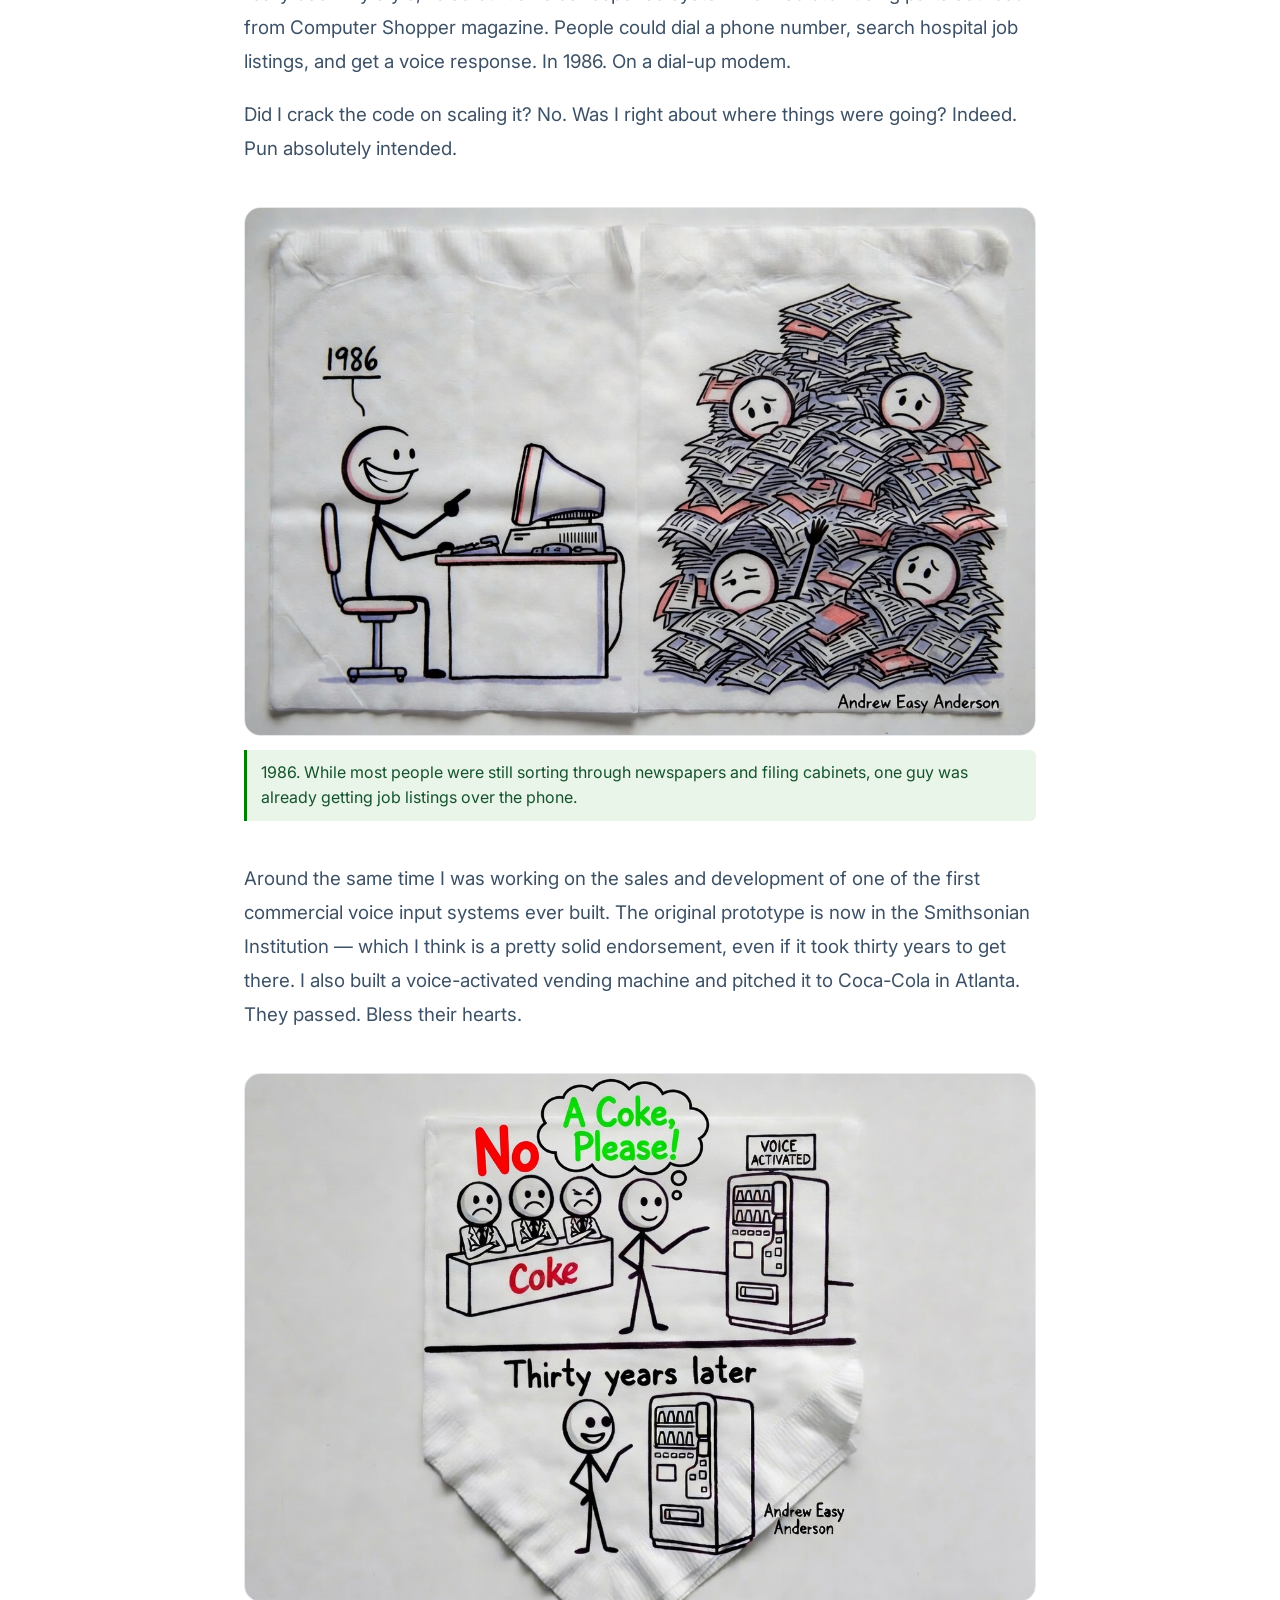
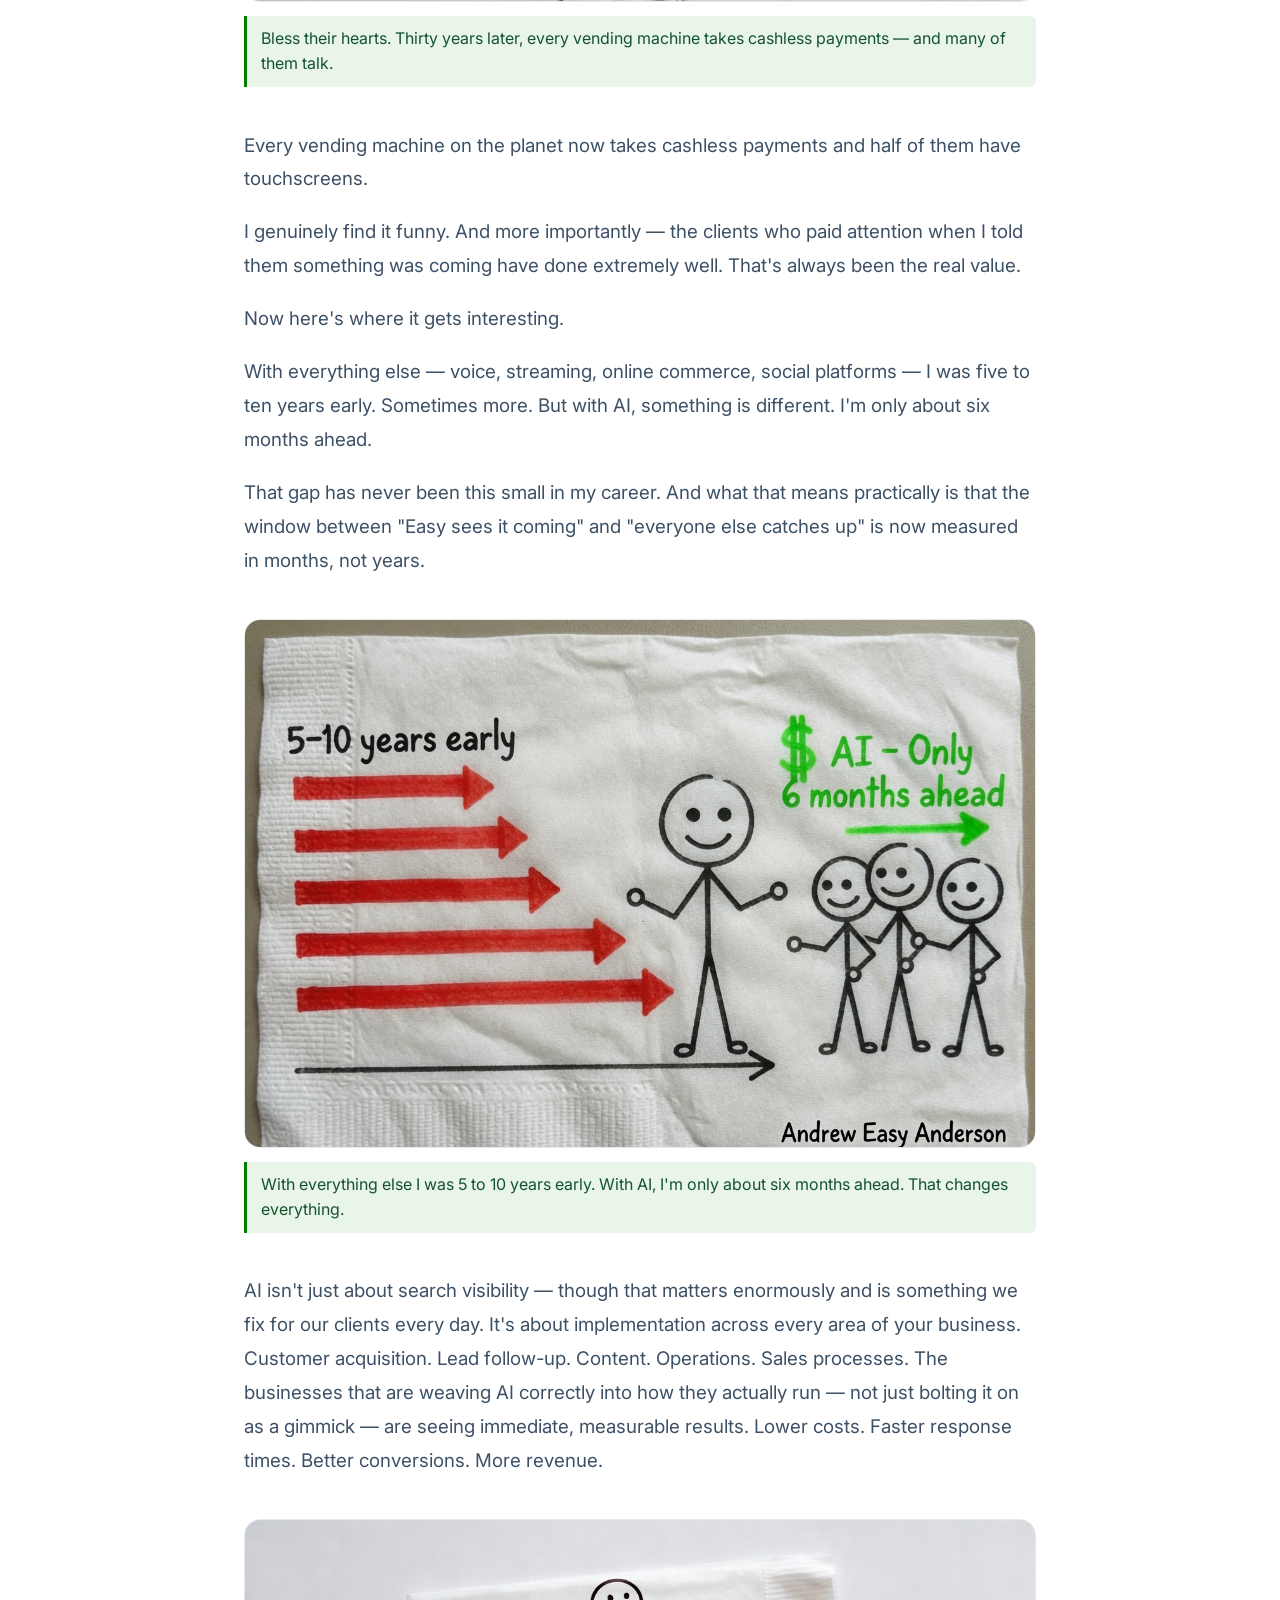
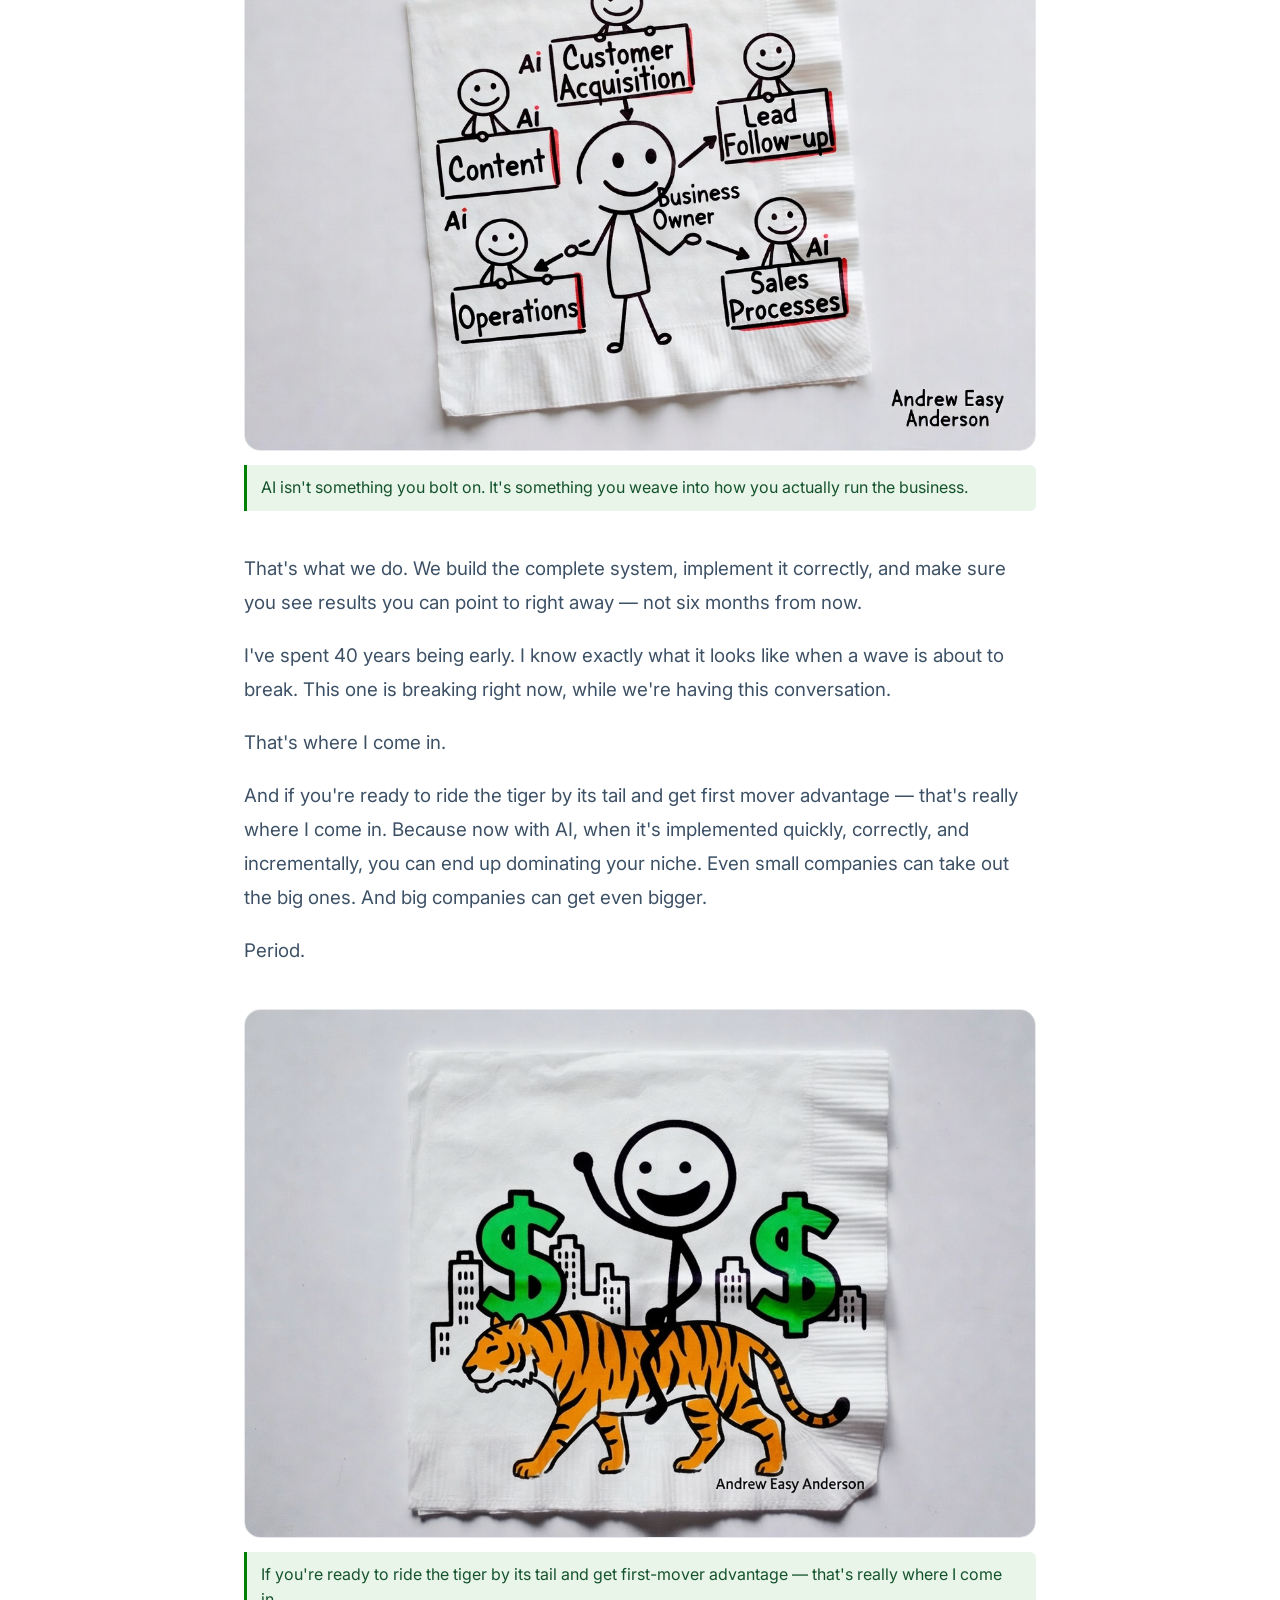
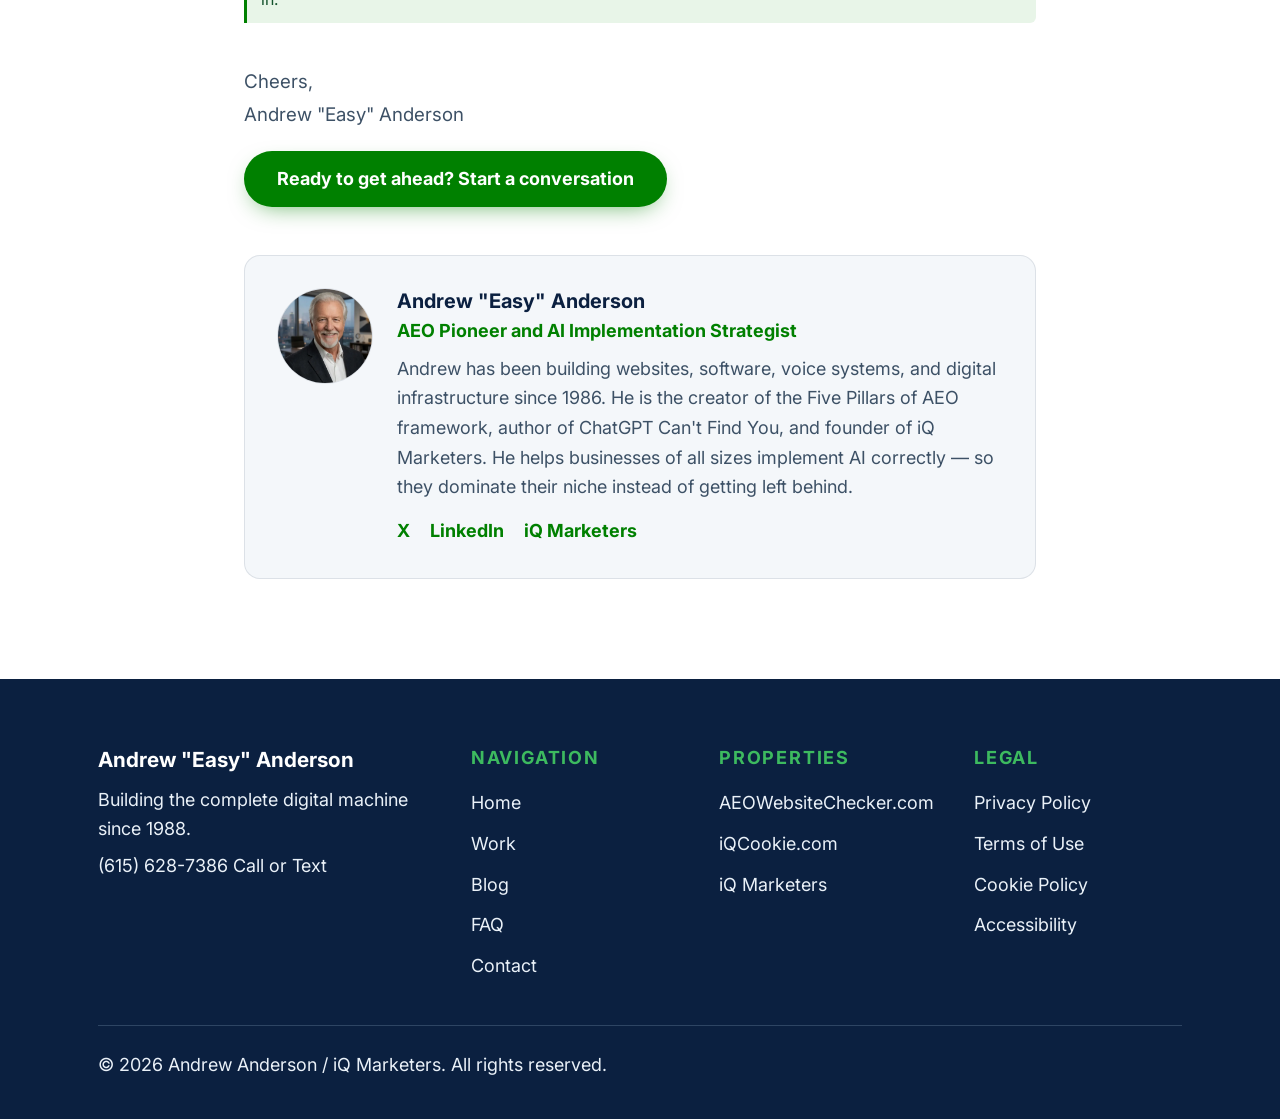
<file: blog/ive-been-early-to-everything.html>
<!DOCTYPE html>
<html lang="en">
<head>
  <meta charset="UTF-8" />
  <meta name="viewport" content="width=device-width, initial-scale=1.0" />

  <title>I've Been Early to Everything. This Time I'm Only Six Months Ahead. | Andrew "Easy" Anderson</title>
  <meta name="description" content="Andrew &quot;Easy&quot; Anderson has been ahead of every major technology wave since 1986 — voice input, online job boards, live streaming, AI search. Find out why being only six months early this time changes everything for your business." />
  <link rel="canonical" href="https://andreweasyanderson.com/blog/ive-been-early-to-everything.html" />

  <meta property="og:type" content="article" />
  <meta property="og:url" content="https://andreweasyanderson.com/blog/ive-been-early-to-everything.html" />
  <meta property="og:title" content="I've Been Early to Everything. This Time I'm Only Six Months Ahead." />
  <meta property="og:description" content="Andrew &quot;Easy&quot; Anderson has been ahead of every major technology wave since 1986. Find out why being only six months early to AI changes everything for your business." />
  <meta property="og:image" content="https://andreweasyanderson.com/assets/images/blog/contrarian-path-to-opportunity-fork-in-the-road.jpg" />
  <meta property="og:image:alt" content="Hand-drawn napkin illustration of a figure choosing the contrarian path toward opportunity." />

  <meta name="twitter:card" content="summary_large_image" />
  <meta name="twitter:title" content="I've Been Early to Everything. This Time I'm Only Six Months Ahead." />
  <meta name="twitter:description" content="Andrew &quot;Easy&quot; Anderson has been ahead of every major technology wave since 1986. Find out why being only six months early to AI changes everything for your business." />
  <meta name="twitter:image" content="https://andreweasyanderson.com/assets/images/blog/contrarian-path-to-opportunity-fork-in-the-road.jpg" />

  <link rel="preconnect" href="https://fonts.googleapis.com" />
  <link rel="preconnect" href="https://fonts.gstatic.com" crossorigin />
  <link rel="preload" as="style" href="https://fonts.googleapis.com/css2?family=Inter:wght@400;500;600;700;800&display=swap" onload="this.onload=null;this.rel='stylesheet'" />
  <noscript><link rel="stylesheet" href="https://fonts.googleapis.com/css2?family=Inter:wght@400;500;600;700;800&display=swap" /></noscript>
  <link rel="stylesheet" href="../assets/css/style.css" />

  <script type="application/ld+json">
  {
    "@context": "https://schema.org",
    "@type": "BlogPosting",
    "headline": "I've Been Early to Everything. This Time I'm Only Six Months Ahead. Here's Why That's Great News for You.",
    "description": "Andrew Easy Anderson has been ahead of every major technology wave since 1986. Find out why being only six months early to AI changes everything for your business.",
    "image": "https://andreweasyanderson.com/assets/images/blog/contrarian-path-to-opportunity-fork-in-the-road.jpg",
    "datePublished": "2026-06-27",
    "dateModified": "2026-06-27",
    "author": {
      "@type": "Person",
      "name": "Andrew \"Easy\" Anderson",
      "url": "https://andreweasyanderson.com"
    },
    "publisher": {
      "@type": "Organization",
      "name": "iQ Marketers",
      "url": "https://andreweasyanderson.com"
    },
    "mainEntityOfPage": {
      "@type": "WebPage",
      "@id": "https://andreweasyanderson.com/blog/ive-been-early-to-everything.html"
    }
  }
  </script>
</head>

<body>
  <a class="skip-link" href="#main">Skip to content</a>

  <header class="site-header">
    <div class="container header-inner">
      <a class="brand" href="../index.html">
        <span class="brand-mark" aria-hidden="true">AE</span>
        <span class="brand-name">Andrew <span class="nickname">"Easy"</span> Anderson</span>
      </a>
      <nav class="site-nav" aria-label="Primary">
        <a href="../index.html">Home</a>
        <a href="../work.html">Work</a>
        <a href="index.html" aria-current="page">Blog</a>
        <a href="../faq.html">FAQ</a>
        <a href="../author/andrew-easy-anderson.html">About</a>
        <a class="nav-cta" href="https://calendly.com/iqmarketers-c4xd/30min" target="_blank" rel="noopener noreferrer">Contact</a>
      </nav>
    </div>
  </header>

  <main id="main">
    <article class="section post-article">
      <div class="container">
        <div class="article">
          <a class="back-link post-breadcrumb" href="index.html">&larr; All articles</a>

          <div class="post-meta">
            <span class="pill">Perspective</span>
            <time datetime="2026-06-27">June 27, 2026</time>
            <span>By <a href="../author/andrew-easy-anderson.html">Andrew "Easy" Anderson</a></span>
          </div>

          <h1>I've Been Early to Everything. This Time I'm Only Six Months Ahead. Here's Why That's Great News for You.</h1>

          <figure class="post-hero">
            <img
              src="../assets/images/blog/contrarian-path-to-opportunity-fork-in-the-road.jpg"
              alt="Hand-drawn stick figure illustration showing a lone figure at a fork in the road confidently pointing toward the right path and a green dollar sign, while a group of figures heads left toward a Dead End sign. Andrew Easy Anderson."
              width="1200"
              height="960"
              loading="eager"
            >
          </figure>

          <p>Let me tell you something about myself that my friends find hilarious and my clients find extremely useful.</p>

          <p>I have a gift. And after 40 years I've finally made peace with the fact that it has always been a blessing — even when it didn't feel like one at the time.</p>

          <p>I see where things are going before most people realize they're moving. Voice interfaces. Online job boards. Live streaming. Token-based payments. AI-driven search. I've been in all of these spaces before they had names — built things, learned things, made money, helped clients make money, and occasionally watched someone with a bigger marketing budget take the idea mainstream about a decade later while I was already off building the next thing.</p>

          <p>Here's the part that used to make me shake my head and now just makes me smile: I was right every single time.</p>

          <p>Let me give you a few examples, because I promise they're more fun than a resume.</p>

          <p>Back in 1986 — before the World Wide Web existed, before most people knew what a modem was — I was running one of the first online job boards in the country on CompuServe. Medical jobs specifically. And because doing things the simple way has never really been my style, I also built a voice response system from scratch using parts sourced from Computer Shopper magazine. People could dial a phone number, search hospital job listings, and get a voice response. In 1986. On a dial-up modem.</p>

          <p>Did I crack the code on scaling it? No. Was I right about where things were going? Indeed. Pun absolutely intended.</p>

          <figure>
            <img
              src="../assets/images/blog/1986-early-to-digital-while-others-drowned-in-paper.jpg"
              alt="Hand-drawn stick figure illustration split in two. On the left, a happy figure in 1986 sits at a desk using an old computer and phone to get job listings. On the right, a group of stressed figures are buried under chaotic stacks of newspapers and paper files. Small label reads 1986. Andrew Easy Anderson."
              width="1200"
              height="840"
              loading="lazy"
            >
            <figcaption>1986. While most people were still sorting through newspapers and filing cabinets, one guy was already getting job listings over the phone.</figcaption>
          </figure>

          <p>Around the same time I was working on the sales and development of one of the first commercial voice input systems ever built. The original prototype is now in the Smithsonian Institution — which I think is a pretty solid endorsement, even if it took thirty years to get there. I also built a voice-activated vending machine and pitched it to Coca-Cola in Atlanta. They passed. Bless their hearts.</p>

          <figure>
            <img
              src="../assets/images/blog/coca-cola-voice-vending-machine-rejection.jpg"
              alt="Hand-drawn stick figure illustration split in two. Top: A presenter pitches a VOICE ACTIVATED vending machine to frowning Coke executives with arms crossed; one has a thought bubble saying No. Bottom: Thirty years later shows a happy figure with a modern vending machine. Andrew Easy Anderson."
              width="1248"
              height="832"
              loading="lazy"
            >
            <figcaption>Bless their hearts. Thirty years later, every vending machine takes cashless payments — and many of them talk.</figcaption>
          </figure>

          <p>Every vending machine on the planet now takes cashless payments and half of them have touchscreens.</p>

          <p>I genuinely find it funny. And more importantly — the clients who paid attention when I told them something was coming have done extremely well. That's always been the real value.</p>

          <p>Now here's where it gets interesting.</p>

          <p>With everything else — voice, streaming, online commerce, social platforms — I was five to ten years early. Sometimes more. But with AI, something is different. I'm only about six months ahead.</p>

          <p>That gap has never been this small in my career. And what that means practically is that the window between "Easy sees it coming" and "everyone else catches up" is now measured in months, not years.</p>

          <figure>
            <img
              src="../assets/images/blog/ai-only-6-months-ahead-shrinking-gap.jpg"
              alt="Hand-drawn stick figure timeline showing long red arrows labeled 5 to 10 years early for past trends on the left, contrasted with a short green arrow and dollar sign labeled AI Only 6 months ahead on the right. A confident central figure waves a small group forward. Andrew Easy Anderson."
              width="1200"
              height="800"
              loading="lazy"
            >
            <figcaption>With everything else I was 5 to 10 years early. With AI, I'm only about six months ahead. That changes everything.</figcaption>
          </figure>

          <p>AI isn't just about search visibility — though that matters enormously and is something we fix for our clients every day. It's about implementation across every area of your business. Customer acquisition. Lead follow-up. Content. Operations. Sales processes. The businesses that are weaving AI correctly into how they actually run — not just bolting it on as a gimmick — are seeing immediate, measurable results. Lower costs. Faster response times. Better conversions. More revenue.</p>

          <figure>
            <img
              src="../assets/images/blog/weaving-ai-into-your-business.jpg"
              alt="Hand-drawn stick figure illustration of a central business owner connected to five key areas of the business: Customer Acquisition, Lead Follow-up, Content, Operations, and Sales Processes. Small AI markers show it is woven throughout. Andrew Easy Anderson."
              width="1200"
              height="800"
              loading="lazy"
            >
            <figcaption>AI isn't something you bolt on. It's something you weave into how you actually run the business.</figcaption>
          </figure>

          <p>That's what we do. We build the complete system, implement it correctly, and make sure you see results you can point to right away — not six months from now.</p>

          <p>I've spent 40 years being early. I know exactly what it looks like when a wave is about to break. This one is breaking right now, while we're having this conversation.</p>

          <p>That's where I come in.</p>

          <p>And if you're ready to ride the tiger by its tail and get first mover advantage — that's really where I come in. Because now with AI, when it's implemented quickly, correctly, and incrementally, you can end up dominating your niche. Even small companies can take out the big ones. And big companies can get even bigger.</p>

          <p>Period.</p>

          <figure>
            <img
              src="../assets/images/blog/riding-the-tiger-first-mover-advantage.jpg"
              alt="Hand-drawn stick figure illustration of a grinning figure riding a tiger cowboy-style with one arm raised high. The tiger looks calm. In the background is a skyline where buildings are replaced by large green dollar signs. Andrew Easy Anderson."
              width="1200"
              height="900"
              loading="lazy"
            >
            <figcaption>If you're ready to ride the tiger by its tail and get first-mover advantage — that's really where I come in.</figcaption>
          </figure>

          <p>Cheers,<br />Andrew "Easy" Anderson</p>

          <p><a class="btn btn-primary" href="https://calendly.com/iqmarketers-c4xd/30min" target="_blank" rel="noopener noreferrer">Ready to get ahead? Start a conversation</a></p>

          <div class="author-bio">
            <div class="author-bio-inner">
              <img
                src="../assets/images/andrew-easy-anderson-aeo-pioneer.webp"
                alt="Andrew Easy Anderson — AEO Strategist and AI Implementation Consultant"
                width="96"
                height="96"
                class="author-photo"
                loading="lazy"
              >
              <div class="author-details">
                <p class="author-name"><a href="../author/andrew-easy-anderson.html">Andrew "Easy" Anderson</a></p>
                <p class="author-title">AEO Pioneer and AI Implementation Strategist</p>
                <p class="author-description">Andrew has been building websites, software, voice systems, and digital infrastructure since 1986. He is the creator of the Five Pillars of AEO framework, author of ChatGPT Can't Find You, and founder of iQ Marketers. He helps businesses of all sizes implement AI correctly — so they dominate their niche instead of getting left behind.</p>
                <div class="author-links">
                  <a href="https://x.com/AeoWebsiteCheck" target="_blank" rel="noopener noreferrer">X</a>
                  <a href="https://linkedin.com/in/andrewanderson" target="_blank" rel="noopener noreferrer">LinkedIn</a>
                  <a href="https://iqmarketers.com" target="_blank" rel="noopener noreferrer">iQ Marketers</a>
                </div>
              </div>
            </div>
          </div>
        </div>
      </div>
    </article>
  </main>

  <footer class="site-footer footer-rich">
    <div class="container">
      <div class="footer-cols">
        <div class="footer-brand">
          <p class="footer-logo">Andrew "Easy" Anderson</p>
          <p>Building the complete digital machine since 1988.</p>
          <p><a href="tel:+16156287386">(615) 628-7386</a> Call or Text</p>
        </div>
        <nav class="footer-col" aria-label="Site">
          <h2>Navigation</h2>
          <ul>
            <li><a href="../index.html">Home</a></li>
            <li><a href="../work.html">Work</a></li>
            <li><a href="index.html">Blog</a></li>
            <li><a href="../faq.html">FAQ</a></li>
            <li><a href="../contact.html">Contact</a></li>
          </ul>
        </nav>
        <nav class="footer-col" aria-label="Properties">
          <h2>Properties</h2>
          <ul>
            <li><a href="https://aeowebsitechecker.com/">AEOWebsiteChecker.com</a></li>
            <li><a href="https://iqcookie.com/">iQCookie.com</a></li>
            <li><a href="https://iqmarketers.com/">iQ Marketers</a></li>
          </ul>
        </nav>
        <nav class="footer-col" aria-label="Legal">
          <h2>Legal</h2>
          <ul>
            <li><a href="../privacy-policy.html">Privacy Policy</a></li>
            <li><a href="../terms.html">Terms of Use</a></li>
            <li><a href="../cookie-policy.html">Cookie Policy</a></li>
            <li><a href="../accessibility.html">Accessibility</a></li>
          </ul>
        </nav>
      </div>
      <div class="footer-bottom">
        <p>&copy; <span id="year">2026</span> Andrew Anderson / iQ Marketers. All rights reserved.</p>
      </div>
    </div>
  </footer>

  <script src="../assets/js/main.js" defer></script>
</body>
</html>
</file>
<file: assets/css/style.css>
/* =========================================================
   andreweasyanderson.com — shared stylesheet
   Andrew "Easy" Anderson — I build the complete digital machine

   Rules enforced (non-negotiable):
   - Light theme: white / light-grey body surfaces everywhere.
     The footer (navy) is the ONE intentional dark zone.
   - Green (#008000) is the primary brand accent — buttons, links, and
     accent text (5.1:1 on white, AA). A deeper green (#006400) is used
     for hover states.
   - NO italics anywhere
   - Minimum 18px font size everywhere — no exceptions
   - WCAG 2.2 AA: 4.5:1 normal text, 3:1 large text / UI / graphics
   - Mobile first, responsive
   ========================================================= */

/* ---------- Design tokens ---------- */
:root {
  /* ---- Light theme palette (green accent) ---- */
  --bg-primary:    #FFFFFF;
  --bg-secondary:  #F4F7FA;
  --bg-accent:     #E9F5EA;
  --navy:          #0B2040;
  --teal:          #008000;   /* bright brand accent — fills, buttons, bars, icons (≥3:1 large) */
  --teal-dark:     #008000;   /* AA text/link teal on white — 4.5:1 */
  --teal-light:    #E8F5E8;
  --green:         #1A8C4E;
  --green-on-dark: #3DBA5F;   /* lighter green for labels on the navy footer — 6.6:1 */
  --text-primary:  #0B2040;
  --text-secondary:#3D5166;
  --text-muted:    #6B7E91;
  --border:        rgba(11, 32, 64, 0.10);
  --card-bg:       #FFFFFF;
  --card-border:   rgba(11, 32, 64, 0.10);
  --white:         #FFFFFF;

  /* ---- Legacy aliases remapped onto the new system ---- */
  --blue:        var(--teal-dark);   /* links / text accents → teal */
  --blue-mid:    #006400;            /* darker teal for hovers */
  --blue-light:  #CDE9CD;
  --blue-xlight: var(--teal-light);
  --green-dark:  var(--teal-dark);   /* old green text accent → teal */
  --green-light: var(--teal-light);
  --green-xlight:#EDF7ED;

  --ink:    var(--text-primary);     /* primary body text */
  --slate:  var(--text-secondary);   /* body copy */
  --mid:    var(--text-muted);       /* captions / meta */
  --line:   var(--border);
  --bg:     var(--bg-primary);
  --bg-alt: var(--bg-secondary);

  /* On-dark text (footer / cookie banner over navy) */
  --on-dark:     #EAF1F8;  /* on navy — ~16:1 */
  --on-dark-mid: #AEC0D4;  /* muted on navy — ~8:1 */

  --max:    1140px;
  --radius: 16px;
  --ease:   cubic-bezier(0.22, 1, 0.36, 1);

  --font-display: "Inter", "Segoe UI", system-ui, sans-serif;
  --font-body:    "Inter", "Segoe UI", system-ui, sans-serif;
}

/* ---------- Reset ---------- */
*, *::before, *::after { box-sizing: border-box; margin: 0; padding: 0; }

html { scroll-behavior: smooth; }

body {
  background: var(--bg);
  color: var(--ink);
  font-family: var(--font-body);
  font-size: 18px;            /* hard minimum */
  line-height: 1.65;
  -webkit-font-smoothing: antialiased;
  text-rendering: optimizeLegibility;
}

/* No italics anywhere */
em, i, cite, address, var, dfn, blockquote, q { font-style: normal; }

img { max-width: 100%; display: block; }

a {
  color: var(--blue);
  text-decoration: underline;
  text-underline-offset: 3px;
  text-decoration-thickness: 1px;
  transition: color 0.18s var(--ease);
}
a:hover { color: var(--blue-mid); }

::selection { background: var(--green-light); color: var(--navy); }

/* ---------- Utilities ---------- */
.container {
  width: 100%;
  max-width: var(--max);
  margin-inline: auto;
  padding-inline: 28px;
}

.section {
  padding: 100px 0;
  border-top: 1px solid var(--line);
}
.section-alt { background: var(--bg-alt); }
.section--flush { border-top: 0; }

.section-eyebrow,
.eyebrow {
  display: block;
  font-family: var(--font-display);
  font-size: 18px;
  font-weight: 700;
  letter-spacing: 0.16em;
  text-transform: uppercase;
  color: var(--green-dark);
  margin-bottom: 14px;
}

.section-title {
  font-family: var(--font-display);
  font-size: clamp(2rem, 4vw, 3rem);
  font-weight: 700;
  line-height: 1.1;
  letter-spacing: -0.02em;
  color: var(--navy);
  margin-bottom: 0.5em;
}

.section-lede {
  font-size: 1.25rem;        /* 20px */
  color: var(--slate);
  max-width: 60ch;
  margin-bottom: 2.5rem;
}

.prose p {
  color: var(--slate);
  font-size: 1.175rem;       /* 18.8px */
  margin-bottom: 1.2rem;
}
.prose p:last-child { margin-bottom: 0; }
.prose strong { color: var(--ink); font-weight: 700; }

/* ---------- Accessibility ---------- */
.skip-link {
  position: absolute;
  left: -999px;
  top: 0;
  background: var(--blue);
  color: var(--white);
  font-family: var(--font-body);
  font-size: 18px;
  font-weight: 700;
  padding: 14px 22px;
  text-decoration: none;
  z-index: 200;
  border-radius: 0 0 8px 0;
}
.skip-link:focus { left: 0; top: 0; }

:focus-visible {
  outline: 3px solid var(--blue);
  outline-offset: 3px;
  border-radius: 4px;
}

.visually-hidden {
  position: absolute;
  width: 1px; height: 1px;
  padding: 0; margin: -1px;
  overflow: hidden;
  clip: rect(0 0 0 0);
  white-space: nowrap;
  border: 0;
}

/* ---------- Header ---------- */
.site-header {
  position: sticky;
  top: 0;
  z-index: 100;
  background: rgba(255, 255, 255, 0.94);
  backdrop-filter: blur(16px);
  -webkit-backdrop-filter: blur(16px);
  border-bottom: 1px solid var(--line);
}

.header-inner {
  display: flex;
  align-items: center;
  justify-content: space-between;
  height: 74px;
}

/* Brand */
.brand {
  display: inline-flex;
  align-items: center;
  gap: 12px;
  text-decoration: none;
  color: var(--navy);
}
.brand:hover { color: var(--navy); }
.brand-mark {
  display: grid;
  place-items: center;
  width: 42px;
  height: 42px;
  border-radius: 11px;
  background: linear-gradient(135deg, var(--navy), var(--blue));
  color: var(--white);
  font-family: var(--font-display);
  font-weight: 700;
  font-size: 18px;
  flex-shrink: 0;
}
.brand-name {
  font-family: var(--font-display);
  font-size: 18px;
  font-weight: 700;
  letter-spacing: -0.01em;
}
.brand-name .nickname { color: var(--green-dark); }

/* Nav */
.site-nav {
  display: flex;
  align-items: center;
  gap: 30px;
  font-family: var(--font-display);
  font-size: 18px;
  font-weight: 600;
}

.site-nav a {
  color: var(--slate);
  text-decoration: none;
  transition: color 0.18s var(--ease);
}
.site-nav a:hover,
.site-nav a[aria-current="page"] { color: var(--navy); }

.nav-cta {
  color: var(--white) !important;
  background: var(--teal);
  padding: 11px 22px;
  border-radius: 980px;
  transition: background 0.18s var(--ease) !important;
}
.nav-cta:hover { background: var(--blue-mid) !important; }

/* Mobile nav toggle (hidden on desktop) */
.nav-toggle {
  display: none;
  width: 46px;
  height: 46px;
  border: 1px solid var(--line);
  border-radius: 10px;
  background: var(--white);
  cursor: pointer;
  padding: 0;
  align-items: center;
  justify-content: center;
}
.nav-toggle span {
  display: block;
  width: 22px;
  height: 2px;
  background: var(--navy);
  position: relative;
}
.nav-toggle span::before,
.nav-toggle span::after {
  content: "";
  position: absolute;
  left: 0;
  width: 22px;
  height: 2px;
  background: var(--navy);
}
.nav-toggle span::before { top: -7px; }
.nav-toggle span::after  { top: 7px; }

/* ---------- Buttons ---------- */
.btn {
  display: inline-flex;
  align-items: center;
  justify-content: center;
  font-family: var(--font-display);
  font-size: 18px;
  font-weight: 700;
  line-height: 1;
  padding: 16px 30px;          /* target size well above 24px */
  min-height: 48px;
  border-radius: 999px;
  border: 3px solid transparent;
  text-decoration: none;
  cursor: pointer;
  transition: background 0.18s var(--ease), transform 0.18s var(--ease),
              box-shadow 0.18s var(--ease), border-color 0.18s var(--ease),
              color 0.18s var(--ease);
}
.btn-lg { padding: 19px 38px; font-size: 19px; }

.btn-primary {
  background: var(--teal);
  color: var(--white);
  box-shadow: 0 8px 24px -10px rgba(0, 128, 0, 0.65);
}
.btn-primary:hover {
  background: var(--white);
  color: var(--teal);
  border-color: #000;
  transform: translateY(-2px);
  box-shadow: 0 14px 32px -12px rgba(0, 0, 0, 0.30);
}

.btn-ghost {
  background: transparent;
  color: var(--navy);
  border-color: var(--navy);
}
.btn-ghost:hover {
  background: var(--blue-xlight);
  color: var(--blue-mid);
  border-color: var(--blue-mid);
}

/* ---------- Shared action row (CTA sections) ---------- */
.hero-actions { display: flex; flex-wrap: wrap; gap: 14px; }

/* ---------- Two-column grid ---------- */
.grid-two {
  display: grid;
  grid-template-columns: 1fr 1.4fr;
  gap: 64px;
  align-items: start;
}

/* ---------- Feature cards ---------- */
.cards {
  display: grid;
  grid-template-columns: repeat(3, 1fr);
  gap: 20px;
  margin-top: 12px;
}
.card {
  background: var(--white);
  border: 1px solid var(--line);
  border-top: 4px solid var(--green-dark);
  border-radius: var(--radius);
  padding: 30px 28px;
  transition: transform 0.22s var(--ease), box-shadow 0.22s var(--ease);
}
.card:hover {
  transform: translateY(-5px);
  box-shadow: 0 20px 44px -22px rgba(11, 31, 58, 0.35);
}
.card h3 {
  font-family: var(--font-display);
  font-size: 1.3rem;
  font-weight: 700;
  color: var(--navy);
  margin-bottom: 0.5rem;
}
.card p { color: var(--slate); margin: 0; font-size: 18px; }

/* ---------- Numbered services ---------- */
.services { margin-top: 12px; }
.service {
  display: flex;
  gap: 28px;
  align-items: start;
  padding: 30px 0;
  border-top: 1px solid var(--line);
}
.service:last-child { border-bottom: 1px solid var(--line); }
.service-num {
  font-family: var(--font-display);
  font-size: 1.6rem;
  font-weight: 700;
  color: var(--blue);
  min-width: 52px;
  padding-top: 2px;
}
.service h3 {
  font-family: var(--font-display);
  font-size: 1.5rem;
  font-weight: 700;
  color: var(--navy);
  margin-bottom: 0.35rem;
}
.service p { color: var(--slate); margin: 0; font-size: 18px; max-width: 60ch; }

/* ---------- FAQ accordions ---------- */
.faq { display: grid; gap: 10px; max-width: 820px; }
.faq details {
  background: var(--white);
  border: 1px solid var(--line);
  border-left: 4px solid var(--blue);
  border-radius: 12px;
  padding: 0 24px;
  transition: border-left-color 0.2s var(--ease);
}
.faq details[open] { border-left-color: var(--green-dark); }
.faq summary {
  cursor: pointer;
  list-style: none;
  font-family: var(--font-display);
  font-size: 1.2rem;
  font-weight: 700;
  color: var(--navy);
  padding: 22px 0;
  display: flex;
  justify-content: space-between;
  align-items: center;
  gap: 16px;
}
.faq summary::-webkit-details-marker { display: none; }
.faq summary::after {
  content: "+";
  font-size: 1.6rem;
  line-height: 1;
  color: var(--green-dark);
  transition: transform 0.22s var(--ease);
  flex-shrink: 0;
}
.faq details[open] summary::after { transform: rotate(45deg); }
.faq details p {
  color: var(--slate);
  font-size: 18px;
  max-width: 64ch;
  margin-bottom: 22px;
  padding-bottom: 4px;
}

/* ---------- CTA banner ---------- */
.section-cta {
  background:
    radial-gradient(ellipse 70% 90% at 50% 0%, rgba(0, 128, 0, 0.12), transparent 60%),
    var(--bg-accent);
  text-align: center;
  border-top: 1px solid var(--border);
}
.section-cta .section-title { color: var(--navy); }
.section-cta .section-lede  { color: var(--text-secondary); margin-inline: auto; }
.cta-inner { max-width: 720px; margin-inline: auto; }

.section-cta .btn-primary {
  background: var(--teal);
  color: var(--white);
  box-shadow: 0 8px 24px -10px rgba(0, 128, 0, 0.5);
}
.section-cta .btn-primary:hover {
  background: var(--white);
  color: var(--teal);
  border-color: #000;
}
.section-cta .btn-ghost {
  color: var(--navy);
  border-color: var(--navy);
}
.section-cta .btn-ghost:hover {
  background: var(--teal-light);
  color: var(--blue-mid);
  border-color: var(--teal);
}

/* ==========================================================
   HOME PAGE
   ========================================================== */

/* ---------- Home hero ---------- */
.home-hero {
  position: relative;
  overflow: hidden;
  padding: 96px 0 92px;
  color: var(--text-secondary);
  background:
    radial-gradient(ellipse 60% 80% at 100% 0%, rgba(0, 128, 0, 0.10), transparent 55%),
    radial-gradient(ellipse 55% 70% at 0% 100%, rgba(11, 32, 64, 0.05), transparent 55%),
    var(--bg-secondary);
}
.home-hero .eyebrow { color: var(--teal-dark); }   /* 4.5:1 on light */
.home-hero-grid {
  display: grid;
  grid-template-columns: 1.1fr 0.9fr;
  gap: 64px;
  align-items: center;
}
.home-hero-title {
  font-family: var(--font-display);
  font-size: clamp(2.7rem, 6vw, 4.4rem);
  font-weight: 700;
  line-height: 1.04;
  letter-spacing: -0.03em;
  color: var(--navy);                  /* navy headline on light */
  margin-bottom: 0.5em;
  text-wrap: balance;
}
.home-hero-title .accent { color: var(--teal); }   /* large heading — teal accent */
.home-hero-lede {
  font-size: clamp(1.2rem, 2.2vw, 1.4rem);   /* min 19.2px */
  color: var(--text-secondary);
  max-width: 56ch;
  margin-bottom: 2.2rem;
}
.home-hero-lede strong { color: var(--navy); font-weight: 700; }

/* CTA buttons on the light hero — inherit the teal .btn-primary;
   give the ghost button navy text/border to read on light. */
.home-hero .btn-ghost {
  color: var(--navy);
  border-color: var(--navy);
}
.home-hero .btn-ghost:hover {
  background: var(--teal-light);
  color: var(--blue-mid);
  border-color: var(--teal);
}

/* ---------- What I Build — machine components ---------- */
.machine-grid {
  display: grid;
  grid-template-columns: repeat(2, 1fr);
  gap: 22px;
  margin-top: 16px;
}
.machine-card {
  position: relative;
  overflow: hidden;
  background: var(--white);
  border: 1px solid var(--line);
  border-radius: var(--radius);
  padding: 32px 30px;
  transition: transform 0.22s var(--ease), box-shadow 0.22s var(--ease),
              border-color 0.22s var(--ease);
}
.machine-card:hover {
  transform: translateY(-5px);
  border-color: var(--blue);
  box-shadow: 0 20px 44px -22px rgba(11, 31, 58, 0.35);
}
.machine-card--wide { grid-column: 1 / -1; }
.machine-card--wide .machine-name,
.machine-card--wide .machine-desc,
.machine-card--wide .machine-proof { max-width: 62ch; }

/* card 07 reads as a deliberate capstone: text left, proof right */
@media (min-width: 901px) {
  .machine-card--wide {
    display: grid;
    grid-template-columns: 1fr 1fr;
    column-gap: 48px;
    align-items: center;
    padding: 40px 36px;
  }
  .machine-card--wide .machine-num    { grid-column: 1; grid-row: 1; margin-bottom: 12px; align-self: end; }
  .machine-card--wide .machine-name   { grid-column: 1; grid-row: 2; margin-bottom: 10px; }
  .machine-card--wide .machine-desc   { grid-column: 1; grid-row: 3; margin-bottom: 0; align-self: start; }
  .machine-card--wide .machine-proof  { grid-column: 2; grid-row: 1 / 4; align-self: center; max-width: none; }
}

/* component number — visible, high-contrast, in normal flow (never covered) */
.machine-num {
  display: block;
  font-family: var(--font-display);
  font-size: clamp(44px, 5vw, 58px);
  font-weight: 700;
  line-height: 1;
  letter-spacing: -0.03em;
  color: var(--green-dark);          /* #005F35 — 7.81:1 on white */
  margin-bottom: 16px;
}
.machine-name {
  font-family: var(--font-display);
  font-size: 1.45rem;
  font-weight: 700;
  line-height: 1.2;
  color: var(--navy);
  margin-bottom: 12px;
}
.machine-desc {
  font-size: 18px;
  line-height: 1.6;
  color: var(--slate);
  margin-bottom: 18px;
}
.machine-proof {
  font-size: 18px;
  font-weight: 600;
  line-height: 1.55;
  color: var(--navy);                /* navy on green tint — ~15:1 */
  background: var(--green-xlight);
  border-left: 3px solid var(--green-dark);
  border-radius: 0 10px 10px 0;
  padding: 14px 18px;
}

/* Portrait */
.hero-portrait { position: relative; justify-self: center; max-width: 420px; width: 100%; }
.hero-portrait img { display: block; }
.hero-image {
  width: 320px;
  height: 320px;
  max-width: 100%;
  border-radius: 50%;
  object-fit: cover;
  object-position: center top;
  border: 4px solid #008000;
  box-shadow: 0 8px 32px rgba(0, 128, 0, 0.20);
  margin-inline: auto;         /* center the circle in the portrait column */
}

/* ---------- Stats bar ---------- */
.stats-bar { background: var(--bg-accent); border-top: 1px solid var(--border); }
.stats-bar .container {
  display: grid;
  grid-template-columns: repeat(5, 1fr);
  gap: 28px;
  padding-block: 44px;
}
.stat { text-align: center; }
.stat-num {
  font-family: var(--font-display);
  font-size: clamp(1.9rem, 3vw, 2.5rem);
  font-weight: 700;
  line-height: 1;
  color: var(--teal-dark);      /* large teal numbers on light — passes 3:1 */
  margin-bottom: 8px;
}
.stat-label {
  font-size: 18px;
  line-height: 1.35;
  color: var(--text-secondary);
}

/* ---------- Story ---------- */
.story-grid {
  display: grid;
  grid-template-columns: 1fr 1fr;
  gap: 64px;
  align-items: start;
}
.pullquote {
  position: relative;
  margin: 32px 0;
  padding: 28px 30px;
  background: var(--blue-xlight);
  border-left: 5px solid var(--blue);
  border-radius: 0 var(--radius) var(--radius) 0;
}
.pullquote p {
  font-family: var(--font-display);
  font-size: 1.3rem;
  font-weight: 600;
  line-height: 1.4;
  color: var(--navy);
  margin: 0;
}

/* Timeline — single vertical line with dots; year labels the entry */
.timeline { display: grid; gap: 0; margin-left: 7px; padding-left: 0; list-style: none; }
.timeline-item {
  position: relative;
  padding: 0 0 30px 34px;
  border-left: 2px solid var(--line);
}
.timeline-item:last-child { border-left-color: transparent; padding-bottom: 0; }
.timeline-dot {
  position: absolute;
  left: -9px;
  top: 4px;
  width: 16px;
  height: 16px;
  border-radius: 50%;
  background: var(--green-dark);   /* 7.81:1 on white — safe graphic */
  border: 3px solid var(--white);
  box-shadow: 0 0 0 2px var(--green-dark);
}
.timeline-year {
  display: inline-block;
  font-family: var(--font-display);
  font-size: 18px;
  font-weight: 700;
  color: var(--blue);
  margin-bottom: 4px;
}
.timeline-content h3 {
  font-family: var(--font-display);
  font-size: 1.2rem;
  font-weight: 700;
  color: var(--navy);
  margin-bottom: 6px;
}
.timeline-content p {
  font-size: 18px;
  color: var(--slate);
  line-height: 1.6;
  margin: 0;
}
.timeline-content p + p { margin-top: 14px; }

/* ---------- Story intro (full-width, above timeline) ---------- */
.story-intro {
  padding: 5rem 2rem;
  background: var(--bg-secondary, #F4F7FA);
}
.story-intro-inner {
  max-width: 780px;
  margin: 0 auto;
  text-align: center;
}
.story-intro-eyebrow {
  font-family: var(--font-display);
  font-size: 1rem;
  font-weight: 600;
  letter-spacing: 0.08em;
  text-transform: uppercase;
  color: var(--teal-dark);                 /* small label — AA on light */
  margin-bottom: 1rem;
}
.story-intro-headline {
  font-family: var(--font-display);
  font-size: 2.75rem;
  font-weight: 700;
  line-height: 1.1;
  color: var(--navy);
  margin-bottom: 2rem;
}
.story-intro-body {
  text-align: left;
  font-size: 1.125rem;
  line-height: 1.75;
  color: var(--text-secondary, #3D5166);
}
.story-intro-body p {
  margin-bottom: 1.25rem;
}
.story-quote {
  border-left: 4px solid var(--teal);
  padding: 1rem 1.5rem;
  margin: 2rem 0;
  font-family: var(--font-display);
  font-size: 1.25rem;
  font-weight: 600;
  color: var(--navy);
  background: rgba(0, 128, 0, 0.06);
  border-radius: 0 8px 8px 0;
  font-style: normal;
}
@media (max-width: 600px) {
  .story-intro-headline { font-size: 2rem; }
}

/* ---------- Timeline (left-rail years + stacked callout cards) ---------- */
.timeline-section {
  padding: 4rem 2rem;
  background: #F4F7FA;
}
.timeline-inner {
  max-width: 780px;
  margin: 0 auto;
  position: relative;
  padding-left: 100px;
}
.timeline-inner::before {
  content: '';
  position: absolute;
  left: 72px;
  top: 0;
  bottom: 0;
  width: 2px;
  background: #008000;
}
.tl-entry {
  position: relative;
  margin-bottom: 2.5rem;
}
.tl-entry:last-child {
  margin-bottom: 0;
}
.tl-year {
  position: absolute;
  left: -100px;
  top: 18px;
  width: 60px;
  text-align: right;
  font-size: 1rem;
  font-weight: 700;
  color: #0B2040;
  padding-right: 14px;
  letter-spacing: 0.03em;
  line-height: 1.3;
}
.tl-dot {
  position: absolute;
  left: -28px;
  top: 18px;
  width: 14px;
  height: 14px;
  border-radius: 50%;
  background: #008000;
  border: 3px solid #F4F7FA;
  box-shadow: 0 0 0 2px #008000;
  transform: translateX(-50%);
  z-index: 1;
}
.tl-card {
  background: #ffffff;
  border: 1px solid rgba(11, 32, 64, 0.10);
  border-radius: 12px;
  padding: 1.5rem;
  box-shadow: 0 2px 12px rgba(11, 32, 64, 0.07);
}
.tl-title {
  font-family: var(--font-display);
  font-size: 1.125rem;
  font-weight: 700;
  color: #0B2040;
  margin: 0 0 1rem;
  line-height: 1.3;
}
.tl-callouts {
  display: flex;
  flex-direction: column;
  gap: 0.625rem;
}
.tl-callout {
  background: #E8F5E8;
  border-left: 3px solid #008000;
  border-radius: 0 6px 6px 0;
  padding: 0.625rem 0.875rem;
}
.tl-callout p {
  margin: 0;
  font-size: 1rem;
  color: #14532D;
  line-height: 1.6;
  font-style: normal;
}
@media (max-width: 560px) {
  .timeline-inner {
    padding-left: 60px;
  }
  .timeline-inner::before {
    left: 40px;
  }
  .tl-year {
    left: -60px;
    width: 44px;
    font-size: 0.7rem;
  }
  .tl-dot {
    left: -20px;
  }
}

/* ---------- Credentials grid ---------- */
.cred-grid {
  display: grid;
  grid-template-columns: repeat(2, 1fr);
  gap: 18px;
  margin-top: 12px;
}
.cred-item {
  display: grid;
  grid-template-columns: 44px 1fr;
  gap: 16px;
  align-items: start;
  background: var(--white);
  border: 1px solid var(--line);
  border-radius: var(--radius);
  padding: 22px 24px;
}
.cred-check {
  display: grid;
  place-items: center;
  width: 44px;
  height: 44px;
  border-radius: 11px;
  background: var(--green-light);
  flex-shrink: 0;
}
.cred-check svg { width: 22px; height: 22px; color: var(--green-dark); }
.cred-item h3 {
  font-family: var(--font-display);
  font-size: 1.15rem;
  font-weight: 700;
  color: var(--navy);
  margin-bottom: 4px;
}
.cred-item p { font-size: 18px; color: var(--slate); margin: 0; line-height: 1.55; }

/* ---------- Product / property cards ---------- */
.product-grid {
  display: grid;
  grid-template-columns: repeat(3, 1fr);
  gap: 22px;
  margin-top: 12px;
}
.product-card {
  display: flex;
  flex-direction: column;
  background: var(--white);
  border: 1px solid var(--line);
  border-radius: var(--radius);
  padding: 28px 28px 26px;
  transition: transform 0.22s var(--ease), box-shadow 0.22s var(--ease), border-color 0.22s var(--ease);
}
.product-card:hover {
  transform: translateY(-5px);
  border-color: var(--blue);
  box-shadow: 0 20px 44px -22px rgba(11, 31, 58, 0.35);
}
.product-tag {
  align-self: flex-start;
  font-family: var(--font-display);
  font-size: 18px;
  font-weight: 700;
  letter-spacing: 0.04em;
  text-transform: uppercase;
  color: var(--green-dark);
  background: var(--green-light);
  padding: 5px 12px;
  border-radius: 999px;
  margin-bottom: 16px;
}
.product-card h3 {
  font-family: var(--font-display);
  font-size: 1.45rem;
  font-weight: 700;
  color: var(--navy);
  margin-bottom: 10px;
}
.product-card p { font-size: 18px; color: var(--slate); margin: 0 0 18px; line-height: 1.6; }
.product-link {
  margin-top: auto;
  font-family: var(--font-display);
  font-size: 18px;
  font-weight: 700;
  color: var(--blue);
  text-decoration: none;
  display: inline-flex;
  align-items: center;
  gap: 7px;
}
.product-link:hover { color: var(--blue-mid); text-decoration: underline; }
.product-link svg { width: 17px; height: 17px; }

/* ---------- Books ---------- */
.book-grid {
  display: grid;
  grid-template-columns: 1fr 1fr;
  gap: 22px;
  margin-top: 12px;
}
.book-card {
  display: flex;
  flex-direction: column;
  gap: 14px;
  background: var(--white);
  border: 1px solid var(--line);
  border-top: 4px solid var(--green-dark);
  border-radius: var(--radius);
  padding: 30px 30px 28px;
}
.book-card.book-card--wide { grid-column: 1 / -1; }
.book-eyebrow {
  font-family: var(--font-display);
  font-size: 18px;
  font-weight: 700;
  letter-spacing: 0.08em;
  text-transform: uppercase;
  color: var(--green-dark);
}
.book-card h3 {
  font-family: var(--font-display);
  font-size: 1.5rem;
  font-weight: 700;
  line-height: 1.15;
  color: var(--navy);
}
.book-card p { font-size: 18px; color: var(--slate); margin: 0; line-height: 1.6; }
.book-card .btn { align-self: flex-start; margin-top: 4px; }

.guide-list {
  list-style: none;
  display: grid;
  grid-template-columns: 1fr 1fr;
  gap: 10px 24px;
  padding: 0;
  margin: 4px 0;
}
.guide-list li {
  position: relative;
  padding-left: 24px;
  font-size: 18px;
  color: var(--slate);
}
.guide-list li::before {
  content: "";
  position: absolute;
  left: 0;
  top: 9px;
  width: 9px;
  height: 9px;
  border-radius: 50%;
  background: var(--green-dark);
}

/* ==========================================================
   INTERIOR PAGES
   ========================================================== */

/* ---------- Page hero ---------- */
.page-hero {
  padding: 84px 0 60px;
  background:
    radial-gradient(ellipse 65% 90% at 88% 0%, rgba(0, 128, 0, 0.08), transparent 55%),
    radial-gradient(ellipse 55% 80% at 0% 100%, rgba(11, 32, 64, 0.05), transparent 55%),
    var(--bg);
  border-bottom: 1px solid var(--line);
}
.page-hero h1 {
  font-family: var(--font-display);
  font-size: clamp(2.2rem, 6vw, 3.6rem);
  font-weight: 700;
  line-height: 1.08;
  letter-spacing: -0.025em;
  color: var(--navy);
  margin-bottom: 0.4em;
  max-width: 22ch;
}
.page-hero p {
  font-size: 1.25rem;
  color: var(--slate);
  max-width: 60ch;
}

/* ---------- Long-form / legal article ---------- */
.article { max-width: 72ch; margin-inline: auto; }
.article h1 {
  font-family: var(--font-display);
  font-size: clamp(2rem, 5vw, 2.8rem);
  font-weight: 700;
  color: var(--navy);
  line-height: 1.1;
  letter-spacing: -0.02em;
  margin-bottom: 0.4em;
}
.article h2 {
  font-family: var(--font-display);
  font-size: 1.75rem;
  font-weight: 700;
  color: var(--navy);
  letter-spacing: -0.01em;
  margin-top: 2.2em;
  margin-bottom: 0.45em;
}
.article h3 {
  font-family: var(--font-display);
  font-size: 1.35rem;
  font-weight: 700;
  color: var(--blue-mid);
  margin-top: 1.8em;
  margin-bottom: 0.4em;
}
.article p,
.article li {
  font-size: 1.175rem;       /* 18.8px */
  color: var(--slate);
  line-height: 1.8;
}
.article p { margin-bottom: 1.2rem; }
.article ul,
.article ol { padding-left: 1.5em; margin-bottom: 1.4rem; }
.article li { margin-bottom: 0.5rem; }
.article strong { color: var(--ink); font-weight: 700; }
.article a:not(.btn) { color: var(--blue); }
.article blockquote {
  border-left: 4px solid var(--green-dark);
  margin: 1.8rem 0;
  padding: 0.4rem 0 0.4rem 1.4rem;
  color: var(--navy);
  font-size: 1.25rem;
  font-weight: 600;
}

/* ---------- Blog post figures ---------- */
.article figure { margin: 2.6rem 0; }
.article figure img {
  display: block;
  width: 100%;
  height: auto;
  border-radius: var(--radius);
  border: 1px solid var(--line);
}
.article figcaption {
  margin-top: 14px;
  font-size: 1rem;
  line-height: 1.6;
  color: #14532D;               /* teal-ink — matches the timeline callouts */
  text-align: left;
  background: var(--teal-light);
  border-left: 3px solid var(--teal);
  border-radius: 0 6px 6px 0;
  padding: 0.625rem 0.875rem;
}

/* ---------- Blog post hero + breadcrumb ---------- */
.section.post-article { padding-top: 0; }    /* beats the responsive .section padding so the breadcrumb sits ~1rem under the nav */
.post-breadcrumb {
  padding-top: 1rem;
  padding-bottom: 0.5rem;
}
.back-link.post-breadcrumb { margin-bottom: 0; }   /* override .back-link's 1.4em for tight spacing */
.post-hero { width: 100%; margin: 1.5rem 0 2rem; }
.post-hero img {
  width: 100%;
  height: auto;
  display: block;
  border-radius: 12px;
  border: 1px solid var(--line);
}

/* ---------- Author bio ---------- */
.author-bio {
  margin-top: 3rem;
  padding: 2rem;
  background: var(--bg-secondary);
  border: 1px solid var(--border);
  border-radius: var(--radius);
}
.author-bio-inner {
  display: flex;
  gap: 1.5rem;
  align-items: flex-start;
}
.author-photo {
  width: 96px;
  height: 96px;
  border-radius: 50%;
  object-fit: cover;
  flex-shrink: 0;
  border: 1px solid var(--line);
}
.author-bio .author-name {
  font-family: var(--font-display);
  font-size: 1.25rem;            /* 20px */
  font-weight: 700;
  line-height: 1.3;
  color: var(--navy);
  margin-bottom: 4px;
}
.author-bio .author-title {
  font-size: 18px;
  font-weight: 700;
  line-height: 1.4;
  color: var(--green-dark);     /* on-brand accent — 7.81:1 on white */
  margin-bottom: 10px;
}
.author-bio .author-description {
  font-size: 18px;
  line-height: 1.65;
  color: var(--slate);
  margin-bottom: 14px;
}
.author-links {
  display: flex;
  gap: 1.25rem;
  flex-wrap: wrap;
}
.author-bio .author-links a {
  font-size: 18px;
  font-weight: 700;
  color: var(--blue);           /* 5.6:1 on white */
  text-decoration: none;
}
.author-bio .author-links a:hover {
  color: var(--blue-mid);
  text-decoration: underline;
}
@media (max-width: 480px) {
  .author-bio-inner { flex-direction: column; }
}

/* ---------- Blog listing — two-column card grid ---------- */
.blog-grid {
  display: grid;
  grid-template-columns: repeat(2, 1fr);
  gap: 1.75rem;
  margin-top: 2.5rem;
}
.blog-card {
  background: var(--white);
  border: 1px solid var(--line);
  border-radius: 12px;
  overflow: hidden;
  display: flex;
  flex-direction: column;
  text-decoration: none;
  color: inherit;
  transition: transform 0.2s var(--ease), box-shadow 0.2s var(--ease), border-color 0.2s var(--ease);
}
.blog-card:hover {
  transform: translateY(-4px);
  border-color: var(--blue);
  box-shadow: 0 16px 40px -22px rgba(11, 31, 58, 0.35);
}
.blog-card-image-link {
  display: block;
  overflow: hidden;
}
.blog-card-image {
  width: 100%;
  height: auto;                  /* natural ratio — show the full image, never cropped */
  display: block;
  background: var(--bg-alt);     /* clean fallback while loading / if missing */
  transition: transform 0.3s var(--ease);
}
.blog-card:hover .blog-card-image {
  transform: scale(1.03);
}
.blog-card-content {
  padding: 1.5rem;
  display: flex;
  flex-direction: column;
  flex: 1;
}
.blog-card-meta {
  display: flex;
  align-items: center;
  gap: 0.75rem;
  margin-bottom: 0.875rem;
}
.blog-card-tag {
  font-family: var(--font-display);
  font-size: 1rem;
  font-weight: 600;
  color: var(--blue);                       /* 5.6:1 on white */
  background: var(--blue-xlight);
  border: 1px solid var(--blue-light);
  padding: 3px 12px;
  border-radius: 100px;
}
.blog-card-date {
  font-size: 1rem;
  color: var(--mid);                         /* 5.6:1 on white */
}
.blog-card-title {
  font-family: var(--font-display);
  font-size: 1.125rem;
  font-weight: 700;
  line-height: 1.3;
  margin-bottom: 0.75rem;
  color: var(--navy);
}
.blog-card-title a {
  color: var(--navy);
  text-decoration: none;
}
.blog-card-title a:hover {
  color: var(--blue);
}
.blog-card-excerpt {
  font-size: 1rem;
  color: var(--slate);                       /* 9.0:1 on white */
  line-height: 1.65;
  flex: 1;
  margin-bottom: 1.25rem;
}
.blog-card-link {
  font-family: var(--font-display);
  font-size: 1rem;
  font-weight: 600;
  color: var(--blue);                        /* 5.6:1 on white */
  text-decoration: none;
  margin-top: auto;
}
.blog-card-link:hover { text-decoration: underline; }
.blog-card:hover .blog-card-link { text-decoration: underline; }
.blog-card-author {
  display: flex;
  align-items: center;
  gap: 0.625rem;
  margin-bottom: 1rem;
}
.blog-card-author-photo {
  width: 36px;
  height: 36px;
  border-radius: 50%;
  object-fit: cover;
  object-position: center top;
  flex-shrink: 0;
}
.blog-card-author-name {
  font-size: 1rem;
  font-weight: 600;
  color: #0B2040;
}
.blog-card-author-date {
  font-size: 1rem;
  color: #6B7E91;
  margin-left: auto;
}
@media (max-width: 640px) {
  .blog-grid { grid-template-columns: 1fr; }
}

/* ---------- FAQ page ---------- */
.faq-list { max-width: 760px; margin-inline: auto; }
.faq-item {
  padding: 1.75rem 0 1.75rem 1.5rem;
  border-top: 1px solid var(--line);
  border-left: 3px solid var(--teal);
}
.faq-item:first-child { border-top: 0; padding-top: 0; }
.faq-item h2 {
  font-family: var(--font-display);
  font-size: 1.4rem;            /* ~22.4px */
  font-weight: 700;
  line-height: 1.25;
  color: var(--navy);
  margin-bottom: 0.6rem;
}
.faq-item p {
  font-size: 1.175rem;          /* 18.8px */
  line-height: 1.75;
  color: var(--slate);
  margin: 0;
}
.faq-cta {
  max-width: 760px;
  margin: 4rem auto 0;
  padding: 2.5rem;
  background: linear-gradient(140deg, rgba(0, 128, 0, 0.10) 0%, rgba(11, 32, 64, 0.05) 100%);
  border: 1px solid rgba(0, 128, 0, 0.28);
  border-radius: 14px;
  text-align: center;
}
.faq-cta h2 {
  font-family: var(--font-display);
  font-size: 1.5rem;            /* 24px */
  font-weight: 700;
  color: var(--navy);
  margin-bottom: 0.75rem;
}
.faq-cta p {
  font-size: 18px;
  color: var(--slate);
  line-height: 1.65;
  margin: 0 auto 1.5rem;
  max-width: 520px;
}

/* ==========================================================
   AUTHOR PAGE
   ========================================================== */
.author-page { max-width: 860px; margin-inline: auto; }
.author-section + .author-section { margin-top: 3.5rem; }
.author-section-heading {
  font-family: var(--font-display);
  font-size: 1.6rem;            /* ~25.6px */
  font-weight: 700;
  line-height: 1.2;
  color: var(--navy);
  margin-bottom: 1rem;
}

/* ---------- Author hero ---------- */
.author-hero {
  display: flex;
  align-items: center;
  gap: 2rem;
  margin-bottom: 3rem;
  padding-bottom: 3rem;
  border-bottom: 1px solid var(--line);
}
.author-hero-photo {
  width: 160px;
  height: 160px;
  border-radius: 50%;
  object-fit: cover;
  flex-shrink: 0;
  border: 1px solid var(--line);
}
.author-hero-eyebrow {
  font-family: var(--font-display);
  font-size: 18px;
  font-weight: 700;
  color: var(--green-dark);     /* 7.81:1 on white */
  letter-spacing: 0.08em;
  text-transform: uppercase;
  margin-bottom: 8px;
}
.author-hero-name {
  font-family: var(--font-display);
  font-size: 2.25rem;           /* 36px */
  font-weight: 700;
  line-height: 1.1;
  color: var(--navy);
  margin-bottom: 6px;
}
.author-hero-title {
  font-size: 1.175rem;          /* 18.8px */
  color: var(--slate);
  margin-bottom: 1.25rem;
}
.author-hero-links {
  display: flex;
  flex-wrap: wrap;
  gap: 0.75rem;
}
.author-hero-links a {
  font-family: var(--font-display);
  font-size: 18px;
  font-weight: 700;
  color: var(--green-dark);     /* 7.81:1 on white */
  text-decoration: none;
  border: 1px solid rgba(0, 95, 53, 0.35);
  padding: 7px 16px;
  border-radius: 100px;
  transition: background 0.18s var(--ease), border-color 0.18s var(--ease);
}
.author-hero-links a:hover {
  background: var(--green-xlight);
  border-color: var(--green-dark);
}
@media (max-width: 540px) {
  .author-hero { flex-direction: column; text-align: center; }
  .author-hero-links { justify-content: center; }
}

/* ---------- Areas of expertise ---------- */
.expertise-grid {
  display: grid;
  grid-template-columns: repeat(auto-fit, minmax(220px, 1fr));
  gap: 1.25rem;
  margin-top: 1.5rem;
}
.expertise-card {
  background: var(--bg-secondary);
  border: 1px solid var(--border);
  border-radius: 12px;
  padding: 1.5rem;
  transition: border-color 0.2s var(--ease), box-shadow 0.2s var(--ease);
}
.expertise-card:hover {
  border-color: var(--teal);
  box-shadow: 0 12px 28px -20px rgba(11, 32, 64, 0.30);
}
.expertise-icon {
  display: grid;
  place-items: center;
  width: 44px;
  height: 44px;
  border-radius: 11px;
  background: var(--green-light);
  margin-bottom: 14px;
}
.expertise-icon svg { width: 22px; height: 22px; color: var(--green-dark); }
.expertise-card-title {
  font-family: var(--font-display);
  font-size: 1.15rem;           /* 18.4px */
  font-weight: 700;
  line-height: 1.3;
  color: var(--navy);
  margin-bottom: 6px;
}
.expertise-card-desc {
  font-size: 18px;
  line-height: 1.5;
  color: var(--slate);
}

/* ---------- Published articles (single featured card) ---------- */
.author-articles .blog-card { max-width: 460px; }

/* ---------- Author links in byline + bio ---------- */
.post-meta a { color: var(--blue); }
.author-bio .author-name a { color: inherit; text-decoration: none; }
.author-bio .author-name a:hover { text-decoration: underline; }

/* ---------- Article meta ---------- */
.post-meta {
  display: flex;
  flex-wrap: wrap;
  align-items: center;
  gap: 10px 18px;
  font-size: 18px;
  color: var(--mid);
  margin-bottom: 0.6em;
}
.post-meta .pill {
  background: var(--green-light);
  color: var(--green-dark);
  border-radius: 999px;
  padding: 5px 15px;
  font-family: var(--font-display);
  font-size: 18px;
  font-weight: 700;
}

/* ---------- Blog listing ---------- */
.post-list { display: grid; gap: 18px; }
.post-card {
  display: block;
  background: var(--white);
  border: 1px solid var(--line);
  border-left: 4px solid var(--blue);
  border-radius: var(--radius);
  padding: 28px 32px;
  text-decoration: none;
  color: inherit;
  transition: transform 0.2s var(--ease), box-shadow 0.2s var(--ease),
              border-left-color 0.2s var(--ease);
}
.post-card:hover {
  transform: translateY(-3px);
  border-left-color: var(--green-dark);
  box-shadow: 0 16px 40px -22px rgba(11, 31, 58, 0.35);
}
.post-card h2 {
  font-family: var(--font-display);
  font-size: 1.5rem;
  font-weight: 700;
  color: var(--navy);
  margin-top: 0.3em;
  margin-bottom: 0.3em;
}
.post-card p { color: var(--slate); font-size: 18px; margin: 0; }
.post-card .read-more {
  display: inline-block;
  margin-top: 0.8em;
  font-family: var(--font-display);
  font-size: 18px;
  font-weight: 700;
  color: var(--blue);
  text-decoration: none;
}
.post-card .read-more:hover { text-decoration: underline; }

/* ---------- Five Pillars ---------- */
.pillars { display: grid; gap: 16px; counter-reset: pillar; margin-top: 12px; }
.pillar {
  display: grid;
  grid-template-columns: auto 1fr;
  gap: 22px;
  align-items: start;
  background: var(--white);
  border: 1px solid var(--line);
  border-radius: var(--radius);
  padding: 24px 28px;
}
.pillar-num {
  display: grid;
  place-items: center;
  width: 50px;
  height: 50px;
  border-radius: 12px;
  background: linear-gradient(135deg, var(--navy), var(--blue));
  color: var(--white);
  font-family: var(--font-display);
  font-size: 1.35rem;
  font-weight: 700;
  flex-shrink: 0;
}
.pillar h3 {
  font-family: var(--font-display);
  font-size: 1.25rem;
  font-weight: 700;
  color: var(--navy);
  margin-bottom: 0.3rem;
}
.pillar p { color: var(--slate); font-size: 18px; margin: 0; }

/* ---------- Contact ---------- */
.contact-grid {
  display: grid;
  grid-template-columns: 1.3fr 1fr;
  gap: 60px;
  align-items: start;
}
.contact-form { display: grid; gap: 22px; }
.field { display: grid; gap: 8px; }
.field label {
  font-family: var(--font-display);
  font-size: 18px;
  font-weight: 700;
  color: var(--navy);
}
.field .req { color: var(--green-dark); }
.field input,
.field textarea,
.field select {
  font-family: var(--font-body);
  font-size: 18px;
  color: var(--ink);
  background: var(--white);
  border: 2px solid var(--line);
  border-radius: 10px;
  padding: 14px 16px;
  width: 100%;
  transition: border-color 0.18s var(--ease);
  appearance: none;
}
.field textarea { min-height: 160px; resize: vertical; }
.field input:focus,
.field textarea:focus,
.field select:focus { border-color: var(--blue); outline: none; }
.field input:focus-visible,
.field textarea:focus-visible { outline: 3px solid var(--blue); outline-offset: 2px; }

.form-note { font-size: 18px; color: var(--mid); }

.contact-info {
  background: var(--bg-alt);
  border: 1px solid var(--line);
  border-radius: var(--radius);
  padding: 32px 34px;
}
.contact-info h2 {
  font-family: var(--font-display);
  font-size: 1.45rem;
  font-weight: 700;
  color: var(--navy);
  margin-bottom: 1em;
}
.contact-info dl { display: grid; gap: 20px; }
.contact-info dt {
  font-family: var(--font-display);
  font-size: 18px;
  font-weight: 700;
  text-transform: uppercase;
  letter-spacing: 0.08em;
  color: var(--green-dark);
  margin-bottom: 2px;
}
.contact-info dd { margin: 0; font-size: 18px; color: var(--ink); }
.contact-info dd a { color: var(--blue); }

/* ---------- Back link ---------- */
.back-link {
  display: inline-block;
  font-family: var(--font-display);
  font-size: 18px;
  font-weight: 700;
  color: var(--blue);
  text-decoration: none;
  margin-bottom: 1.4em;
}
.back-link:hover { text-decoration: underline; }

/* ==========================================================
   FOOTER
   ========================================================== */

/* Compact footer (interior pages) */
.site-footer {
  background: var(--navy);
  color: var(--on-dark);          /* brighter body text — ~15:1 on navy */
  padding: 44px 0;
  font-size: 18px;
}
.site-footer a { color: var(--on-dark); }
.site-footer a:hover { color: var(--white); }

.footer-inner {
  display: flex;
  justify-content: space-between;
  align-items: center;
  flex-wrap: wrap;
  gap: 20px;
}
.footer-nav {
  display: flex;
  flex-wrap: wrap;
  gap: 8px 20px;
}
.footer-nav a { text-decoration: none; font-size: 18px; }
.footer-nav a:hover { text-decoration: underline; }
.footer-tag {
  font-family: var(--font-display);
  font-size: 18px;
  font-weight: 700;
  letter-spacing: 0.14em;
  text-transform: uppercase;
  color: var(--green-on-dark);  /* lighter green on navy — 6.6:1 */
}

/* Rich footer (home page) */
.footer-rich { padding: 64px 0 40px; }
.footer-cols {
  display: grid;
  grid-template-columns: 1.6fr 1fr 1fr 1fr;
  gap: 40px;
}
.footer-brand .footer-logo {
  font-family: var(--font-display);
  font-size: 1.3rem;
  font-weight: 700;
  color: var(--white);
  margin-bottom: 10px;
}
.footer-brand p { font-size: 18px; line-height: 1.6; margin-bottom: 8px; }
.footer-brand a { text-decoration: none; }
.footer-brand a:hover { text-decoration: underline; }
.footer-col h2 {
  font-family: var(--font-display);
  font-size: 18px;
  font-weight: 700;
  letter-spacing: 0.1em;
  text-transform: uppercase;
  color: var(--green-on-dark);
  margin-bottom: 16px;
}
.footer-col ul { list-style: none; display: grid; gap: 11px; padding: 0; }
.footer-col a { font-size: 18px; text-decoration: none; }
.footer-col a:hover { text-decoration: underline; }
.footer-bottom {
  margin-top: 44px;
  padding-top: 24px;
  border-top: 1px solid rgba(169, 198, 224, 0.22);
  font-size: 18px;
}

/* ==========================================================
   COOKIE CONSENT BANNER  (paired with main.js)
   ========================================================== */
.cookie-banner {
  position: fixed;
  left: 0;
  right: 0;
  bottom: 0;
  z-index: 300;
  background: var(--navy);
  color: var(--on-dark);
  border-top: 3px solid var(--green-dark);
  padding: 16px 20px;
  box-shadow: 0 -10px 30px -16px rgba(0, 0, 0, 0.6);
}
.cookie-banner:focus { outline: none; }
.cookie-banner-inner {
  max-width: var(--max);
  margin: 0 auto;
  display: flex;
  flex-wrap: wrap;
  align-items: center;
  justify-content: center;
  gap: 14px 28px;
}
.cookie-banner-text {
  font-size: 18px;
  line-height: 1.5;
  color: var(--on-dark);
  margin: 0;
  max-width: 70ch;
}
.cookie-banner-text a { color: var(--green-on-dark); }   /* lighter green on navy — 6.6:1 */
.cookie-banner-text a:hover { color: var(--white); }
.cookie-banner-actions { display: flex; gap: 12px; flex-shrink: 0; }
.cookie-btn {
  font-family: var(--font-display);
  font-size: 18px;
  font-weight: 700;
  line-height: 1;
  padding: 13px 24px;
  min-height: 46px;
  border-radius: 999px;
  border: 2px solid transparent;
  cursor: pointer;
  transition: background 0.18s var(--ease), color 0.18s var(--ease), border-color 0.18s var(--ease);
}
.cookie-accept { background: var(--white); color: var(--navy); }
.cookie-accept:hover { background: var(--blue-xlight); color: var(--blue-mid); }
.cookie-decline {
  background: transparent;
  color: var(--white);
  border-color: rgba(255, 255, 255, 0.65);
}
.cookie-decline:hover { background: rgba(255, 255, 255, 0.12); border-color: var(--white); }

/* ---------- Form status (greens/blues only; meaning not by color alone) ---------- */
.form-status {
  font-size: 18px;
  font-weight: 700;
  min-height: 1.4em;
}
.form-status[data-state="sending"] { color: var(--mid); }
.form-status[data-state="success"] { color: var(--green-dark); }   /* 7.81:1 on white */
.form-status[data-state="error"]   { color: var(--blue-mid); }     /* 7.4:1 on white */

/* ==========================================================
   RESPONSIVE
   ========================================================== */
@media (max-width: 980px) {
  .product-grid { grid-template-columns: repeat(2, 1fr); }
  .stats-bar .container { grid-template-columns: repeat(3, 1fr); gap: 28px 18px; }
}

@media (max-width: 900px) {
  .home-hero-grid { grid-template-columns: 1fr; gap: 44px; }
  .hero-portrait { order: -1; max-width: 340px; }
  .story-grid { grid-template-columns: 1fr; gap: 44px; }
  .machine-grid { grid-template-columns: 1fr; }
  .cred-grid { grid-template-columns: 1fr; }
  .book-grid { grid-template-columns: 1fr; }
  .cards { grid-template-columns: 1fr; }
  .grid-two { grid-template-columns: 1fr; gap: 32px; }
  .contact-grid { grid-template-columns: 1fr; gap: 36px; }
  .pillar { grid-template-columns: 1fr; gap: 12px; }
  .footer-cols { grid-template-columns: 1fr 1fr; gap: 32px; }
  .section { padding: 72px 0; }
  .home-hero { padding: 72px 0 64px; }
}

@media (max-width: 680px) {
  /* Keep the Contact CTA reachable; full nav lives in the footer on mobile */
  .site-nav { gap: 16px; }
  .site-nav a:not(.nav-cta) { display: none; }
  .product-grid { grid-template-columns: 1fr; }
  .stats-bar .container { grid-template-columns: 1fr 1fr; }
  .guide-list { grid-template-columns: 1fr; }
  .page-hero { padding: 64px 0 48px; }
  .footer-inner { flex-direction: column; align-items: flex-start; }
  .footer-cols { grid-template-columns: 1fr; gap: 28px; }
  .timeline-item { grid-template-columns: 72px 1fr; }
}

@media (max-width: 480px) {
  .container { padding-inline: 18px; }
  .service { flex-direction: column; gap: 8px; }
}

@media (prefers-reduced-motion: reduce) {
  * { scroll-behavior: auto !important; transition: none !important; animation: none !important; }
}

/* ---- HERO ---- */
.hero {
  background: #ffffff;
  padding: 72px 0;
}

.hero-inner {
  max-width: var(--max);          /* 1140px — matches .container site-wide */
  margin-inline: auto;
  padding-inline: 28px;           /* matches .container so the hero aligns with sections below */
  display: flex;
  align-items: center;
  gap: 40px;
}

.hero-left {
  flex: 1;
  max-width: 580px;   /* keep the copy column from sprawling so the portrait sits near the text */
}

.hero-right {
  flex-shrink: 0;
}

.hero-eyebrow {
  font-family: var(--font-body);
  font-size: 1rem;
  font-weight: 600;
  letter-spacing: 0.12em;
  text-transform: uppercase;
  color: #007A68;
  margin-bottom: 20px;
}

.hero-headline {
  font-family: var(--font-display);
  font-size: 4.5rem;
  font-weight: 800;
  line-height: 1.0;
  letter-spacing: -0.04em;
  color: #1d1d1f;
  margin-bottom: 24px;
  font-style: normal;
}

.hero-accent {
  color: #007A68;
}

.hero-sub {
  font-size: 1.125rem;
  font-weight: 400;
  line-height: 1.65;
  color: #6e6e73;
  margin-bottom: 0;
  max-width: 500px;
  font-style: normal;
}

.hero-sub strong {
  color: #1d1d1f;
  font-weight: 600;
}

.hero-btns {
  display: flex;
  gap: 14px;
  margin-top: 36px;
  align-items: center;
  flex-wrap: wrap;
}

.btn-hero-fill {
  display: inline-block;
  background: #007A68;
  color: #ffffff;
  font-family: var(--font-display);
  font-size: 1rem;
  font-weight: 600;
  padding: 14px 28px;
  border-radius: 980px;
  border: none;
  cursor: pointer;
  letter-spacing: -0.01em;
  text-decoration: none;
  transition: background 0.2s ease;
  font-style: normal;
}

.btn-hero-fill:hover {
  background: #006152;
}

.btn-hero-fill:focus-visible {
  outline: 3px solid #007A68;
  outline-offset: 3px;
}

.btn-hero-outline {
  display: inline-block;
  background: transparent;
  color: #007A68;
  font-family: var(--font-display);
  font-size: 1rem;
  font-weight: 600;
  padding: 14px 28px;
  border-radius: 980px;
  border: 1.5px solid #007A68;
  cursor: pointer;
  letter-spacing: -0.01em;
  text-decoration: none;
  transition: background 0.2s ease, color 0.2s ease;
  font-style: normal;
}

.btn-hero-outline:hover {
  background: #007A68;
  color: #ffffff;
}

.btn-hero-outline:focus-visible {
  outline: 3px solid #007A68;
  outline-offset: 3px;
}

.hero-photo-wrap {
  width: 320px;
  height: 320px;
  border-radius: 50%;
  overflow: hidden;
  border: 3px solid rgba(0,122,104,0.30);
  box-shadow:
    0 0 0 10px rgba(0,122,104,0.07),
    0 32px 80px rgba(0,0,0,0.12);
}

.hero-photo-wrap img {
  width: 100%;
  height: 100%;
  object-fit: cover;
  object-position: center top;
}

@media (max-width: 900px) {
  .hero { padding: 56px 0; }
  .hero-inner { flex-direction: column-reverse; gap: 40px; text-align: center; }
  .hero-left { max-width: none; }
  .hero-headline { font-size: 3.25rem; }
  .hero-sub { max-width: 100%; }
  .hero-btns { justify-content: center; }
  .hero-photo-wrap { width: 240px; height: 240px; }
}

@media (max-width: 540px) {
  .hero { padding: 44px 0; }
  .hero-headline { font-size: 2.5rem; }
  .hero-photo-wrap { width: 200px; height: 200px; }
}
</file>
